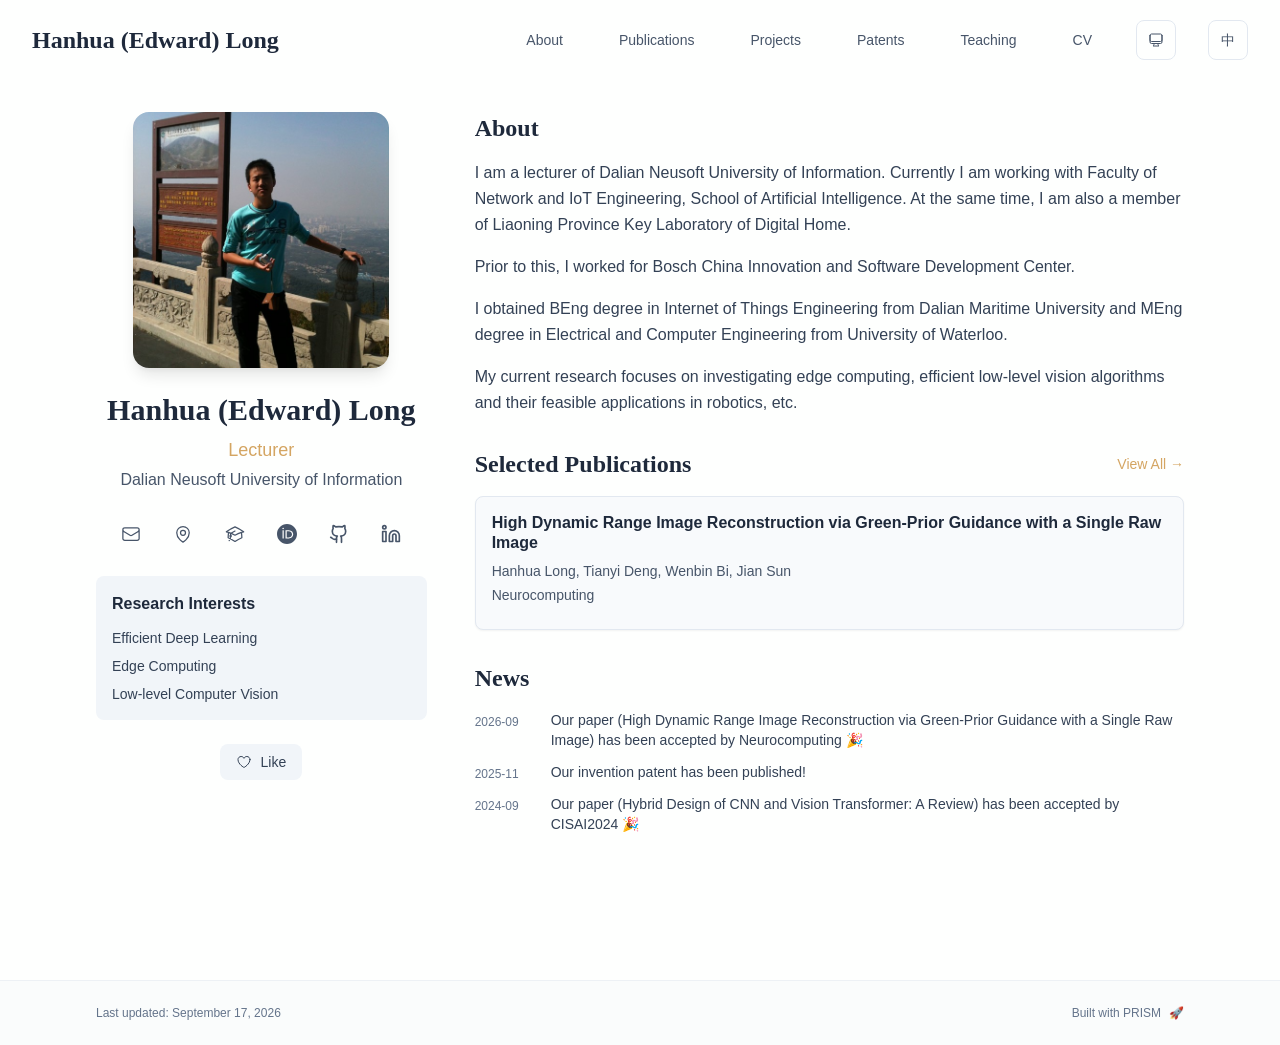
<file: index.html>
<!DOCTYPE html><html lang="en" class="scroll-smooth"><head><meta charSet="utf-8"/><meta name="viewport" content="width=device-width, initial-scale=1"/><link rel="preload" as="image" href="/bio-edward.jpg"/><link rel="stylesheet" href="/_next/static/css/cb0a2efb18b02b60.css" data-precedence="next"/><link rel="preload" as="script" fetchPriority="low" href="/_next/static/chunks/webpack-679b75d1c4c2027c.js"/><script src="/_next/static/chunks/4bd1b696-70b6d399998de86a.js" async=""></script><script src="/_next/static/chunks/684-5aaa8290a129f299.js" async=""></script><script src="/_next/static/chunks/main-app-e8cd16d61beea313.js" async=""></script><script src="/_next/static/chunks/458-673854777400c410.js" async=""></script><script src="/_next/static/chunks/874-6cc630662f3664af.js" async=""></script><script src="/_next/static/chunks/773-5a6ac09c124c43b1.js" async=""></script><script src="/_next/static/chunks/app/layout-5ff2c9095ad9732a.js" async=""></script><script src="/_next/static/chunks/178-595a94b9af1e67b5.js" async=""></script><script src="/_next/static/chunks/748-6fe9e14aeb28f91c.js" async=""></script><script src="/_next/static/chunks/app/page-4b90db043c9e987f.js" async=""></script><link rel="icon" href="/favicon.svg" type="image/svg+xml"/><link rel="dns-prefetch" href="https://google-fonts.jialeliu.com"/><link rel="preconnect" href="https://google-fonts.jialeliu.com" crossorigin=""/><link rel="preload" as="style" href="https://google-fonts.jialeliu.com/css2?family=Inter:wght@300;400;500;600;700&amp;family=Crimson+Text:ital,wght@0,400;0,600;1,400&amp;display=swap"/><script>
              try {
                const saved = localStorage.getItem('lang-storage');
                const parsed = saved ? JSON.parse(saved) : null;
                const lang = parsed?.state?.lang || 'en';
                document.documentElement.lang = lang === 'zh' ? 'zh-CN' : 'en';
              } catch (e) {}
            </script><link rel="stylesheet" id="gfonts-css" href="https://google-fonts.jialeliu.com/css2?family=Inter:wght@300;400;500;600;700&amp;family=Crimson+Text:ital,wght@0,400;0,600;1,400&amp;display=swap" media="print"/><script>
              (function(){
                var l = document.getElementById('gfonts-css');
                if (!l) return;
                if (l.media !== 'all') {
                  l.addEventListener('load', function(){ try { l.media = 'all'; } catch(e){} });
                }
              })();
            </script><noscript><link rel="stylesheet" href="https://google-fonts.jialeliu.com/css2?family=Inter:wght@300;400;500;600;700&amp;family=Crimson+Text:ital,wght@0,400;0,600;1,400&amp;display=swap"/></noscript><script>
              try {
                const theme = localStorage.getItem('theme-storage');
                const parsed = theme ? JSON.parse(theme) : null;
                const setting = parsed?.state?.theme || 'system';
                const prefersDark = typeof window !== 'undefined' && window.matchMedia && window.matchMedia('(prefers-color-scheme: dark)').matches;
                const effective = setting === 'dark' ? 'dark' : (setting === 'light' ? 'light' : (prefersDark ? 'dark' : 'light'));
                var root = document.documentElement;
                root.classList.add(effective);
                root.setAttribute('data-theme', effective);
              } catch (e) {
                var root = document.documentElement;
                root.classList.add('light');
                root.setAttribute('data-theme', 'light');
              }
            </script><title>Hanhua (Edward) Long</title><meta name="description" content="Lecturer at Dalian Neusoft University of Information."/><meta name="author" content="Hanhua (Edward) Long"/><meta name="keywords" content="Hanhua (Edward) Long,PhD,Research,Dalian Neusoft University of Information"/><meta name="creator" content="Hanhua (Edward) Long"/><meta name="publisher" content="Hanhua (Edward) Long"/><meta property="og:title" content="Hanhua (Edward) Long"/><meta property="og:description" content="Lecturer at Dalian Neusoft University of Information."/><meta property="og:site_name" content="Hanhua (Edward) Long&#x27;s Academic Website"/><meta property="og:locale" content="en_US"/><meta property="og:type" content="website"/><meta name="twitter:card" content="summary"/><meta name="twitter:title" content="Hanhua (Edward) Long"/><meta name="twitter:description" content="Lecturer at Dalian Neusoft University of Information."/><link rel="icon" href="/favicon.svg"/><script>document.querySelectorAll('body link[rel="icon"], body link[rel="apple-touch-icon"]').forEach(el => document.head.appendChild(el))</script><script src="/_next/static/chunks/polyfills-42372ed130431b0a.js" noModule=""></script></head><body class="font-sans antialiased"><div style="visibility:hidden"><nav class="fixed top-0 left-0 right-0 z-50" data-headlessui-state=""><div class="transition-all duration-300 ease-out bg-transparent" style="transform:translateY(-100px)"><div class="max-w-7xl mx-auto px-4 sm:px-6 lg:px-8"><div class="flex justify-between items-center h-16 lg:h-20"><div class="flex-shrink-0" tabindex="0"><a class="text-xl lg:text-2xl font-serif font-semibold text-primary hover:text-accent transition-colors duration-200" href="/">Hanhua (Edward) Long</a></div><div class="hidden lg:block"><div class="ml-10 flex items-center space-x-8"><div class="flex items-baseline space-x-8"><a class="relative px-3 py-2 text-sm font-medium transition-all duration-200 rounded hover:bg-accent/10 hover:shadow-sm text-primary" href="/"><span class="relative z-10">About</span><div class="absolute inset-0 bg-accent/10 rounded-lg"></div></a><a class="relative px-3 py-2 text-sm font-medium transition-all duration-200 rounded hover:bg-accent/10 hover:shadow-sm text-neutral-600 hover:text-primary" href="/publications/"><span class="relative z-10">Publications</span></a><a class="relative px-3 py-2 text-sm font-medium transition-all duration-200 rounded hover:bg-accent/10 hover:shadow-sm text-neutral-600 hover:text-primary" href="/projects/"><span class="relative z-10">Projects</span></a><a class="relative px-3 py-2 text-sm font-medium transition-all duration-200 rounded hover:bg-accent/10 hover:shadow-sm text-neutral-600 hover:text-primary" href="/patents/"><span class="relative z-10">Patents</span></a><a class="relative px-3 py-2 text-sm font-medium transition-all duration-200 rounded hover:bg-accent/10 hover:shadow-sm text-neutral-600 hover:text-primary" href="/teaching/"><span class="relative z-10">Teaching</span></a><a class="relative px-3 py-2 text-sm font-medium transition-all duration-200 rounded hover:bg-accent/10 hover:shadow-sm text-neutral-600 hover:text-primary" href="/cv/"><span class="relative z-10">CV</span></a></div><div class="flex items-center justify-center w-10 h-10 rounded-lg border border-neutral-200 dark:border-[rgba(148,163,184,0.24)] bg-background dark:bg-neutral-800"><div class="w-4 h-4 rounded-full bg-neutral-300 animate-pulse"></div></div><div class="flex items-center justify-center w-10 h-10 rounded-lg border border-neutral-200 dark:border-[rgba(148,163,184,0.24)] bg-background dark:bg-neutral-800"><div class="w-6 h-3 rounded bg-neutral-300 animate-pulse"></div></div></div></div><div class="lg:hidden flex items-center space-x-2"><div class="flex items-center justify-center w-10 h-10 rounded-lg border border-neutral-200 dark:border-[rgba(148,163,184,0.24)] bg-background dark:bg-neutral-800"><div class="w-4 h-4 rounded-full bg-neutral-300 animate-pulse"></div></div><div class="flex items-center justify-center w-10 h-10 rounded-lg border border-neutral-200 dark:border-[rgba(148,163,184,0.24)] bg-background dark:bg-neutral-800"><div class="w-6 h-3 rounded bg-neutral-300 animate-pulse"></div></div><button class="inline-flex items-center justify-center p-2 rounded-md text-neutral-600 hover:text-primary hover:bg-neutral-100 dark:hover:bg-neutral-800 focus:outline-none focus:ring-2 focus:ring-inset focus:ring-accent transition-colors duration-200" id="headlessui-disclosure-button-«R7pdb»" type="button" aria-expanded="false" data-headlessui-state=""><span class="sr-only">Open main menu</span><div><svg xmlns="http://www.w3.org/2000/svg" fill="none" viewBox="0 0 24 24" stroke-width="1.5" stroke="currentColor" aria-hidden="true" data-slot="icon" class="block h-6 w-6"><path stroke-linecap="round" stroke-linejoin="round" d="M3.75 6.75h16.5M3.75 12h16.5m-16.5 5.25h16.5"></path></svg></div></button></div></div></div></div></nav><main class="min-h-screen pt-16 lg:pt-20"><div class="max-w-6xl mx-auto px-4 sm:px-6 lg:px-8 py-8 bg-background min-h-screen"><div class="grid grid-cols-1 lg:grid-cols-3 gap-12"><div class="lg:col-span-1"><div class="sticky top-8" style="opacity:0;transform:translateY(20px)"><div class="w-64 h-64 mx-auto mb-6 rounded-2xl overflow-hidden shadow-lg hover:shadow-xl transition-all duration-200 hover:scale-105"><img alt="Hanhua (Edward) Long" width="256" height="256" decoding="async" data-nimg="1" class="w-full h-full object-cover object-[32%_center]" style="color:transparent" src="/bio-edward.jpg"/></div><div class="text-center mb-6"><h1 class="text-3xl font-serif font-bold text-primary mb-2">Hanhua (Edward) Long</h1><p class="text-lg text-accent font-medium mb-1">Lecturer</p><p class="text-neutral-600 mb-2">Dalian Neusoft University of Information</p></div><div class="flex flex-wrap justify-center gap-3 sm:gap-4 mb-6 relative px-2"><div class="relative"><button class="p-2 sm:p-2 transition-colors duration-200 text-neutral-600 dark:text-neutral-400 hover:text-accent" aria-label="Email"><svg xmlns="http://www.w3.org/2000/svg" fill="none" viewBox="0 0 24 24" stroke-width="1.5" stroke="currentColor" aria-hidden="true" data-slot="icon" class="h-5 w-5"><path stroke-linecap="round" stroke-linejoin="round" d="M21.75 6.75v10.5a2.25 2.25 0 0 1-2.25 2.25h-15a2.25 2.25 0 0 1-2.25-2.25V6.75m19.5 0A2.25 2.25 0 0 0 19.5 4.5h-15a2.25 2.25 0 0 0-2.25 2.25m19.5 0v.243a2.25 2.25 0 0 1-1.07 1.916l-7.5 4.615a2.25 2.25 0 0 1-2.36 0L3.32 8.91a2.25 2.25 0 0 1-1.07-1.916V6.75"></path></svg></button></div><div class="relative"><button class="p-2 sm:p-2 transition-colors duration-200 text-neutral-600 dark:text-neutral-400 hover:text-accent" aria-label="Location"><svg xmlns="http://www.w3.org/2000/svg" fill="none" viewBox="0 0 24 24" stroke-width="1.5" stroke="currentColor" aria-hidden="true" data-slot="icon" class="h-5 w-5"><path stroke-linecap="round" stroke-linejoin="round" d="M15 10.5a3 3 0 1 1-6 0 3 3 0 0 1 6 0Z"></path><path stroke-linecap="round" stroke-linejoin="round" d="M19.5 10.5c0 7.142-7.5 11.25-7.5 11.25S4.5 17.642 4.5 10.5a7.5 7.5 0 1 1 15 0Z"></path></svg></button></div><a href="https://scholar.google.com" target="_blank" rel="noopener noreferrer" class="p-2 sm:p-2 text-neutral-600 dark:text-neutral-400 hover:text-accent transition-colors duration-200" aria-label="Google Scholar"><svg xmlns="http://www.w3.org/2000/svg" fill="none" viewBox="0 0 24 24" stroke-width="1.5" stroke="currentColor" aria-hidden="true" data-slot="icon" class="h-5 w-5"><path stroke-linecap="round" stroke-linejoin="round" d="M4.26 10.147a60.438 60.438 0 0 0-.491 6.347A48.62 48.62 0 0 1 12 20.904a48.62 48.62 0 0 1 8.232-4.41 60.46 60.46 0 0 0-.491-6.347m-15.482 0a50.636 50.636 0 0 0-2.658-.813A59.906 59.906 0 0 1 12 3.493a59.903 59.903 0 0 1 10.399 5.84c-.896.248-1.783.52-2.658.814m-15.482 0A50.717 50.717 0 0 1 12 13.489a50.702 50.702 0 0 1 7.74-3.342M6.75 15a.75.75 0 1 0 0-1.5.75.75 0 0 0 0 1.5Zm0 0v-3.675A55.378 55.378 0 0 1 12 8.443m-7.007 11.55A5.981 5.981 0 0 0 6.75 15.75v-1.5"></path></svg></a><a href="https://orcid.org" target="_blank" rel="noopener noreferrer" class="p-2 sm:p-2 text-neutral-600 dark:text-neutral-400 hover:text-accent transition-colors duration-200" aria-label="ORCID"><svg viewBox="0 0 24 24" fill="currentColor" class="h-5 w-5" xmlns="http://www.w3.org/2000/svg"><path d="M12 0C5.372 0 0 5.372 0 12s5.372 12 12 12 12-5.372 12-12S18.628 0 12 0zM7.369 4.378c.525 0 .947.431.947.947s-.422.947-.947.947a.95.95 0 0 1-.947-.947c0-.525.422-.947.947-.947zm-.722 3.038h1.444v10.041H6.647V7.416zm3.562 0h3.9c3.712 0 5.344 2.653 5.344 5.025 0 2.578-2.016 5.025-5.325 5.025h-3.919V7.416zm1.444 1.303v7.444h2.297c3.272 0 4.022-2.484 4.022-3.722 0-2.016-1.284-3.722-4.097-3.722h-2.222z"></path></svg></a><a href="https://github.com" target="_blank" rel="noopener noreferrer" class="p-2 sm:p-2 text-neutral-600 dark:text-neutral-400 hover:text-accent transition-colors duration-200" aria-label="GitHub"><svg xmlns="http://www.w3.org/2000/svg" width="24" height="24" viewBox="0 0 24 24" fill="none" stroke="currentColor" stroke-width="2" stroke-linecap="round" stroke-linejoin="round" class="lucide lucide-github h-5 w-5" aria-hidden="true"><path d="M15 22v-4a4.8 4.8 0 0 0-1-3.5c3 0 6-2 6-5.5.08-1.25-.27-2.48-1-3.5.28-1.15.28-2.35 0-3.5 0 0-1 0-3 1.5-2.64-.5-5.36-.5-8 0C6 2 5 2 5 2c-.3 1.15-.3 2.35 0 3.5A5.403 5.403 0 0 0 4 9c0 3.5 3 5.5 6 5.5-.39.49-.68 1.05-.85 1.65-.17.6-.22 1.23-.15 1.85v4"></path><path d="M9 18c-4.51 2-5-2-7-2"></path></svg></a><a href="https://linkedin.com" target="_blank" rel="noopener noreferrer" class="p-2 sm:p-2 text-neutral-600 dark:text-neutral-400 hover:text-accent transition-colors duration-200" aria-label="LinkedIn"><svg xmlns="http://www.w3.org/2000/svg" width="24" height="24" viewBox="0 0 24 24" fill="none" stroke="currentColor" stroke-width="2" stroke-linecap="round" stroke-linejoin="round" class="lucide lucide-linkedin h-5 w-5" aria-hidden="true"><path d="M16 8a6 6 0 0 1 6 6v7h-4v-7a2 2 0 0 0-2-2 2 2 0 0 0-2 2v7h-4v-7a6 6 0 0 1 6-6z"></path><rect width="4" height="12" x="2" y="9"></rect><circle cx="4" cy="4" r="2"></circle></svg></a></div><div class="bg-neutral-100 dark:bg-neutral-800 rounded-lg p-4 mb-6 hover:shadow-lg transition-all duration-200 hover:scale-[1.02]"><h3 class="font-semibold text-primary mb-3">Research Interests</h3><div class="space-y-2 text-sm text-neutral-700 dark:text-neutral-500"><div>Efficient Deep Learning</div><div>Edge Computing</div><div>Low-level Computer Vision</div></div></div><div class="flex justify-center"><div class="relative"><button class="flex items-center space-x-2 px-4 py-2 rounded-lg font-medium text-sm transition-all duration-200 bg-neutral-100 dark:bg-neutral-800 text-neutral-700 dark:text-neutral-500 hover:bg-red-50 dark:hover:bg-red-900/20 hover:text-red-600 dark:hover:text-red-400 cursor-pointer" tabindex="0"><svg xmlns="http://www.w3.org/2000/svg" fill="none" viewBox="0 0 24 24" stroke-width="1.5" stroke="currentColor" aria-hidden="true" data-slot="icon" class="h-4 w-4"><path stroke-linecap="round" stroke-linejoin="round" d="M21 8.25c0-2.485-2.099-4.5-4.688-4.5-1.935 0-3.597 1.126-4.312 2.733-.715-1.607-2.377-2.733-4.313-2.733C5.1 3.75 3 5.765 3 8.25c0 7.22 9 12 9 12s9-4.78 9-12Z"></path></svg><span>Like</span></button></div></div></div></div><div class="lg:col-span-2 space-y-8"><section id="about" class="scroll-mt-24 space-y-8"><section style="opacity:0;transform:translateY(20px)"><h2 class="text-2xl font-serif font-bold text-primary mb-4">About</h2><div class="text-neutral-700 dark:text-neutral-600 leading-relaxed"><p class="mb-4 last:mb-0">I am a lecturer of Dalian Neusoft University of Information. Currently I am working with Faculty of Network and IoT Engineering, School of Artificial Intelligence. At the same time, I am also a member of Liaoning Province Key Laboratory of Digital Home.</p>
<p class="mb-4 last:mb-0">Prior to this, I worked for Bosch China Innovation and Software Development Center.</p>
<p class="mb-4 last:mb-0">I obtained BEng degree in Internet of Things Engineering from Dalian Maritime University and MEng degree in Electrical and Computer Engineering from University of Waterloo.</p>
<p class="mb-4 last:mb-0">My current research focuses on investigating edge computing, efficient low-level vision algorithms and their feasible applications in robotics, etc.</p></div></section><section style="opacity:0;transform:translateY(20px)"><div class="flex items-center justify-between mb-4"><h2 class="text-2xl font-serif font-bold text-primary">Selected Publications</h2><a class="text-accent hover:text-accent-dark text-sm font-medium transition-all duration-200 rounded hover:bg-accent/10 hover:shadow-sm" href="/publications/">View All →</a></div><div class="space-y-4"><div class="bg-neutral-50 dark:bg-neutral-800 p-4 rounded-lg shadow-sm border border-neutral-200 dark:border-[rgba(148,163,184,0.24)] hover:shadow-lg transition-all duration-200 hover:scale-[1.02]" style="opacity:0;transform:translateY(20px)"><h3 class="font-semibold text-primary mb-2 leading-tight">High Dynamic Range Image Reconstruction via Green-Prior Guidance with a Single Raw Image</h3><p class="text-sm text-neutral-600 dark:text-neutral-500 mb-1"><span><span class=" ">Hanhua Long</span>, </span><span><span class=" ">Tianyi Deng</span>, </span><span><span class=" ">Wenbin Bi</span>, </span><span><span class=" ">Jian Sun</span></span></p><p class="text-sm text-neutral-600 dark:text-neutral-500 mb-2">Neurocomputing</p></div></div></section><section style="opacity:0;transform:translateY(20px)"><h2 class="text-2xl font-serif font-bold text-primary mb-4">News</h2><div class="space-y-3"><div class="flex items-start space-x-3"><span class="text-xs text-neutral-500 mt-1 w-16 flex-shrink-0">2026-09</span><p class="text-sm text-neutral-700">Our paper (High Dynamic Range Image Reconstruction via Green-Prior Guidance with a Single Raw Image) has been accepted by Neurocomputing 🎉</p></div><div class="flex items-start space-x-3"><span class="text-xs text-neutral-500 mt-1 w-16 flex-shrink-0">2025-11</span><p class="text-sm text-neutral-700">Our invention patent has been published!</p></div><div class="flex items-start space-x-3"><span class="text-xs text-neutral-500 mt-1 w-16 flex-shrink-0">2024-09</span><p class="text-sm text-neutral-700">Our paper (Hybrid Design of CNN and Vision Transformer: A Review) has been accepted by CISAI2024 🎉</p></div></div></section></section></div></div></div><!--$--><!--/$--><!--$--><!--/$--></main><footer class="border-t border-neutral-200/50 bg-neutral-50/50 dark:bg-neutral-900/50 dark:border-neutral-700/50"><div class="max-w-6xl mx-auto px-4 sm:px-6 lg:px-8 py-6"><div class="flex flex-col sm:flex-row justify-between items-center gap-2"><p class="text-xs text-neutral-500">Last updated: <!-- -->September 17, 2026</p><p class="text-xs text-neutral-500 flex items-center"><a href="https://github.com/xyjoey/PRISM" target="_blank" rel="noopener noreferrer">Built with PRISM</a><span class="ml-2">🚀</span></p></div></div></footer></div><script src="/_next/static/chunks/webpack-679b75d1c4c2027c.js" async=""></script><script>(self.__next_f=self.__next_f||[]).push([0])</script><script>self.__next_f.push([1,"1:\"$Sreact.fragment\"\n2:I[3719,[\"458\",\"static/chunks/458-673854777400c410.js\",\"874\",\"static/chunks/874-6cc630662f3664af.js\",\"773\",\"static/chunks/773-5a6ac09c124c43b1.js\",\"177\",\"static/chunks/app/layout-5ff2c9095ad9732a.js\"],\"ThemeProvider\"]\n3:I[4574,[\"458\",\"static/chunks/458-673854777400c410.js\",\"874\",\"static/chunks/874-6cc630662f3664af.js\",\"773\",\"static/chunks/773-5a6ac09c124c43b1.js\",\"177\",\"static/chunks/app/layout-5ff2c9095ad9732a.js\"],\"default\"]\n4:I[7555,[],\"\"]\n5:I[1295,[],\"\"]\n6:I[2548,[\"458\",\"static/chunks/458-673854777400c410.js\",\"874\",\"static/chunks/874-6cc630662f3664af.js\",\"773\",\"static/chunks/773-5a6ac09c124c43b1.js\",\"177\",\"static/chunks/app/layout-5ff2c9095ad9732a.js\"],\"default\"]\n7:I[7437,[\"458\",\"static/chunks/458-673854777400c410.js\",\"178\",\"static/chunks/178-595a94b9af1e67b5.js\",\"874\",\"static/chunks/874-6cc630662f3664af.js\",\"748\",\"static/chunks/748-6fe9e14aeb28f91c.js\",\"974\",\"static/chunks/app/page-4b90db043c9e987f.js\"],\"default\"]\n8:I[9507,[\"458\",\"static/chunks/458-673854777400c410.js\",\"178\",\"static/chunks/178-595a94b9af1e67b5.js\",\"874\",\"static/chunks/874-6cc630662f3664af.js\",\"748\",\"static/chunks/748-6fe9e14aeb28f91c.js\",\"974\",\"static/chunks/app/page-4b90db043c9e987f.js\"],\"default\"]\n9:I[5218,[\"458\",\"static/chunks/458-673854777400c410.js\",\"178\",\"static/chunks/178-595a94b9af1e67b5.js\",\"874\",\"static/chunks/874-6cc630662f3664af.js\",\"748\",\"static/chunks/748-6fe9e14aeb28f91c.js\",\"974\",\"static/chunks/app/page-4b90db043c9e987f.js\"],\"default\"]\nc:I[1990,[\"458\",\"static/chunks/458-673854777400c410.js\",\"178\",\"static/chunks/178-595a94b9af1e67b5.js\",\"874\",\"static/chunks/874-6cc630662f3664af.js\",\"748\",\"static/chunks/748-6fe9e14aeb28f91c.js\",\"974\",\"static/chunks/app/page-4b90db043c9e987f.js\"],\"default\"]\nd:I[9665,[],\"MetadataBoundary\"]\nf:I[9665,[],\"OutletBoundary\"]\n12:I[4911,[],\"AsyncMetadataOutlet\"]\n14:I[9665,[],\"ViewportBoundary\"]\n16:I[6614,[],\"\"]\n:HL[\"/_next/static/css/cb0a2efb18b02b60.css\",\"style\"]\na:T607,High dynamic range (HDR) scenes contain intensity levels well beyond what standard digital formats can store. Whi"])</script><script>self.__next_f.push([1,"le many existing methods generate HDR images from 8-bit low dynamic range (LDR) sRGB inputs, these images have already lost critical data during the camera’s processing pipeline. Attempting to reconstruct extreme dynamic ranges from this compressed format is inherently limited. Working with raw sensor data offers a better alternative because it preserves more original scene information. However, current deep learning approaches for Raw-to-HDR mapping struggle with two main issues. First, they often apply static fusion across all channels, ignoring the fact that the Bayer pattern samples green pixels twice as often as red or blue. Second, they struggle to hallucinate textures in severely saturated regions, which often causes color artifacts and lost details. To solve this, we design a single-image HDR framework built around the specific properties of raw data. We introduce an Adaptive Green Prior Modulation Module (AGPM) that explicitly uses the denser green channel to guide the initial spatial reconstruction. We then use a Dual Branch Guidance Enhancement (DBGE) module and a Green-Channel Guidance Transformer (GCGT) to pass this structural knowledge to the red and blue channels. For blown-out areas, our Content-Aware Reconstruction Network (CARNet) relies on estimated exposure masks to restore plausible details. Tests confirm our approach outperforms existing single-image HDR methods on standard datasets.b:T775,@article{long2026SingleRawHDR,\n  author = {Long, Hanhua and Deng, Tianyi and Bi, Wenbin and Sun, Jian},\n  title = {High Dynamic Range Image Reconstruction via Green-Prior Guidance with a Single Raw Image},\n  journal = {Neurocomputing},\n  year = {2026},\n  url = {https://doi.org/10.1016/j.neucom.2026.135148},\n  doi = {10.1016/j.neucom.2026.135148},\n  abstract = {High dynamic range (HDR) scenes contain intensity levels well beyond what standard digital formats can store. While many existing methods generate HDR images from 8-bit low dynamic range (LDR) sRGB inputs, these images have already lost critical da"])</script><script>self.__next_f.push([1,"ta during the camera’s processing pipeline. Attempting to reconstruct extreme dynamic ranges from this compressed format is inherently limited. Working with raw sensor data offers a better alternative because it preserves more original scene information. However, current deep learning approaches for Raw-to-HDR mapping struggle with two main issues. First, they often apply static fusion across all channels, ignoring the fact that the Bayer pattern samples green pixels twice as often as red or blue. Second, they struggle to hallucinate textures in severely saturated regions, which often causes color artifacts and lost details. To solve this, we design a single-image HDR framework built around the specific properties of raw data. We introduce an Adaptive Green Prior Modulation Module (AGPM) that explicitly uses the denser green channel to guide the initial spatial reconstruction. We then use a Dual Branch Guidance Enhancement (DBGE) module and a Green-Channel Guidance Transformer (GCGT) to pass this structural knowledge to the red and blue channels. For blown-out areas, our Content-Aware Reconstruction Network (CARNet) relies on estimated exposure masks to restore plausible details. Tests confirm our approach outperforms existing single-image HDR methods on standard datasets.}\n}"])</script><script>self.__next_f.push([1,"0:{\"P\":null,\"b\":\"Ehc_63ACqB8p6SwyG5XPA\",\"p\":\"\",\"c\":[\"\",\"\"],\"i\":false,\"f\":[[[\"\",{\"children\":[\"__PAGE__\",{}]},\"$undefined\",\"$undefined\",true],[\"\",[\"$\",\"$1\",\"c\",{\"children\":[[[\"$\",\"link\",\"0\",{\"rel\":\"stylesheet\",\"href\":\"/_next/static/css/cb0a2efb18b02b60.css\",\"precedence\":\"next\",\"crossOrigin\":\"$undefined\",\"nonce\":\"$undefined\"}]],[\"$\",\"html\",null,{\"lang\":\"en\",\"className\":\"scroll-smooth\",\"suppressHydrationWarning\":true,\"children\":[[\"$\",\"head\",null,{\"children\":[[\"$\",\"link\",null,{\"rel\":\"icon\",\"href\":\"/favicon.svg\",\"type\":\"image/svg+xml\"}],[\"$\",\"script\",null,{\"dangerouslySetInnerHTML\":{\"__html\":\"\\n              try {\\n                const saved = localStorage.getItem('lang-storage');\\n                const parsed = saved ? JSON.parse(saved) : null;\\n                const lang = parsed?.state?.lang || 'en';\\n                document.documentElement.lang = lang === 'zh' ? 'zh-CN' : 'en';\\n              } catch (e) {}\\n            \"}}],[\"$\",\"link\",null,{\"rel\":\"dns-prefetch\",\"href\":\"https://google-fonts.jialeliu.com\"}],[\"$\",\"link\",null,{\"rel\":\"preconnect\",\"href\":\"https://google-fonts.jialeliu.com\",\"crossOrigin\":\"\"}],[\"$\",\"link\",null,{\"rel\":\"preload\",\"as\":\"style\",\"href\":\"https://google-fonts.jialeliu.com/css2?family=Inter:wght@300;400;500;600;700\u0026family=Crimson+Text:ital,wght@0,400;0,600;1,400\u0026display=swap\"}],[\"$\",\"link\",null,{\"rel\":\"stylesheet\",\"id\":\"gfonts-css\",\"href\":\"https://google-fonts.jialeliu.com/css2?family=Inter:wght@300;400;500;600;700\u0026family=Crimson+Text:ital,wght@0,400;0,600;1,400\u0026display=swap\",\"media\":\"print\",\"suppressHydrationWarning\":true}],[\"$\",\"script\",null,{\"dangerouslySetInnerHTML\":{\"__html\":\"\\n              (function(){\\n                var l = document.getElementById('gfonts-css');\\n                if (!l) return;\\n                if (l.media !== 'all') {\\n                  l.addEventListener('load', function(){ try { l.media = 'all'; } catch(e){} });\\n                }\\n              })();\\n            \"}}],[\"$\",\"noscript\",null,{\"children\":[\"$\",\"link\",null,{\"rel\":\"stylesheet\",\"href\":\"https://google-fonts.jialeliu.com/css2?family=Inter:wght@300;400;500;600;700\u0026family=Crimson+Text:ital,wght@0,400;0,600;1,400\u0026display=swap\"}]}],[\"$\",\"script\",null,{\"dangerouslySetInnerHTML\":{\"__html\":\"\\n              try {\\n                const theme = localStorage.getItem('theme-storage');\\n                const parsed = theme ? JSON.parse(theme) : null;\\n                const setting = parsed?.state?.theme || 'system';\\n                const prefersDark = typeof window !== 'undefined' \u0026\u0026 window.matchMedia \u0026\u0026 window.matchMedia('(prefers-color-scheme: dark)').matches;\\n                const effective = setting === 'dark' ? 'dark' : (setting === 'light' ? 'light' : (prefersDark ? 'dark' : 'light'));\\n                var root = document.documentElement;\\n                root.classList.add(effective);\\n                root.setAttribute('data-theme', effective);\\n              } catch (e) {\\n                var root = document.documentElement;\\n                root.classList.add('light');\\n                root.setAttribute('data-theme', 'light');\\n              }\\n            \"}}]]}],[\"$\",\"body\",null,{\"className\":\"font-sans antialiased\",\"children\":[\"$\",\"$L2\",null,{\"children\":[[\"$\",\"$L3\",null,{\"itemsByLang\":{\"en\":[{\"title\":\"About\",\"type\":\"page\",\"target\":\"about\",\"href\":\"/\"},{\"title\":\"Publications\",\"type\":\"page\",\"target\":\"publications\",\"href\":\"/publications\"},{\"title\":\"Projects\",\"type\":\"page\",\"target\":\"projects\",\"href\":\"/projects\"},{\"title\":\"Patents\",\"type\":\"page\",\"target\":\"patents\",\"href\":\"/patents\"},{\"title\":\"Teaching\",\"type\":\"page\",\"target\":\"teaching\",\"href\":\"/teaching\"},{\"title\":\"CV\",\"type\":\"page\",\"target\":\"cv\",\"href\":\"/cv\"}],\"zh\":[{\"title\":\"关于\",\"type\":\"page\",\"target\":\"about\",\"href\":\"/\"},{\"title\":\"论文\",\"type\":\"page\",\"target\":\"publications\",\"href\":\"/publications\"},{\"title\":\"项目\",\"type\":\"page\",\"target\":\"projects\",\"href\":\"/projects\"},{\"title\":\"专利\",\"type\":\"page\",\"target\":\"patents\",\"href\":\"/patents\"},{\"title\":\"教学\",\"type\":\"page\",\"target\":\"teaching\",\"href\":\"/teaching\"},{\"title\":\"简历\",\"type\":\"page\",\"target\":\"cv\",\"href\":\"/cv\"}]},\"siteTitle\":{\"en\":\"Hanhua (Edward) Long\",\"zh\":\"龙瀚华\"},\"enableOnePageMode\":false}],[\"$\",\"main\",null,{\"className\":\"min-h-screen pt-16 lg:pt-20\",\"children\":[\"$\",\"$L4\",null,{\"parallelRouterKey\":\"children\",\"error\":\"$undefined\",\"errorStyles\":\"$undefined\",\"errorScripts\":\"$undefined\",\"template\":[\"$\",\"$L5\",null,{}],\"templateStyles\":\"$undefined\",\"templateScripts\":\"$undefined\",\"notFound\":[[[\"$\",\"title\",null,{\"children\":\"404: This page could not be found.\"}],[\"$\",\"div\",null,{\"style\":{\"fontFamily\":\"system-ui,\\\"Segoe UI\\\",Roboto,Helvetica,Arial,sans-serif,\\\"Apple Color Emoji\\\",\\\"Segoe UI Emoji\\\"\",\"height\":\"100vh\",\"textAlign\":\"center\",\"display\":\"flex\",\"flexDirection\":\"column\",\"alignItems\":\"center\",\"justifyContent\":\"center\"},\"children\":[\"$\",\"div\",null,{\"children\":[[\"$\",\"style\",null,{\"dangerouslySetInnerHTML\":{\"__html\":\"body{color:#000;background:#fff;margin:0}.next-error-h1{border-right:1px solid rgba(0,0,0,.3)}@media (prefers-color-scheme:dark){body{color:#fff;background:#000}.next-error-h1{border-right:1px solid rgba(255,255,255,.3)}}\"}}],[\"$\",\"h1\",null,{\"className\":\"next-error-h1\",\"style\":{\"display\":\"inline-block\",\"margin\":\"0 20px 0 0\",\"padding\":\"0 23px 0 0\",\"fontSize\":24,\"fontWeight\":500,\"verticalAlign\":\"top\",\"lineHeight\":\"49px\"},\"children\":404}],[\"$\",\"div\",null,{\"style\":{\"display\":\"inline-block\"},\"children\":[\"$\",\"h2\",null,{\"style\":{\"fontSize\":14,\"fontWeight\":400,\"lineHeight\":\"49px\",\"margin\":0},\"children\":\"This page could not be found.\"}]}]]}]}]],[]],\"forbidden\":\"$undefined\",\"unauthorized\":\"$undefined\"}]}],[\"$\",\"$L6\",null,{\"lastUpdated\":\"September 17, 2026\"}]]}]}]]}]]}],{\"children\":[\"__PAGE__\",[\"$\",\"$1\",\"c\",{\"children\":[[\"$\",\"div\",null,{\"className\":\"max-w-6xl mx-auto px-4 sm:px-6 lg:px-8 py-8 bg-background min-h-screen\",\"children\":[\"$\",\"div\",null,{\"className\":\"grid grid-cols-1 lg:grid-cols-3 gap-12\",\"children\":[[\"$\",\"div\",null,{\"className\":\"lg:col-span-1\",\"children\":[\"$\",\"$L7\",null,{\"authorByLang\":{\"en\":{\"name\":\"Hanhua (Edward) Long\",\"title\":\"Lecturer\",\"institution\":\"Dalian Neusoft University of Information\",\"avatar\":\"/bio-edward.jpg\"},\"zh\":{\"name\":\"龙瀚华\",\"title\":\"讲师\",\"institution\":\"大连东软信息学院\",\"avatar\":\"/bio-edward.jpg\"}},\"social\":{\"email\":\"longhanhua@neusoft.edu.cn\",\"location\":\"Dalian, China\",\"location_url\":\"https://maps.google.com\",\"location_details\":[\"A3 Building,\",\"8 Software Park Road, Dalian, China\"],\"google_scholar\":\"https://scholar.google.com\",\"orcid\":\"https://orcid.org\",\"github\":\"https://github.com\",\"linkedin\":\"https://linkedin.com\"},\"features\":{\"enable_likes\":true,\"enable_one_page_mode\":false},\"researchInterestsByLang\":{\"en\":[\"Efficient Deep Learning\",\"Edge Computing\",\"Low-level Computer Vision\"],\"zh\":[\"高效深度学习\",\"边缘计算\",\"底层计算机视觉\"]}}]}],[\"$\",\"div\",null,{\"className\":\"lg:col-span-2 space-y-8\",\"children\":[[\"$\",\"section\",\"about\",{\"id\":\"about\",\"className\":\"scroll-mt-24 space-y-8\",\"children\":[[[\"$\",\"$L8\",\"about\",{\"content\":{\"en\":\"I am a lecturer of Dalian Neusoft University of Information. Currently I am working with Faculty of Network and IoT Engineering, School of Artificial Intelligence. At the same time, I am also a member of Liaoning Province Key Laboratory of Digital Home.\\n\\nPrior to this, I worked for Bosch China Innovation and Software Development Center.\\n\\nI obtained BEng degree in Internet of Things Engineering from Dalian Maritime University and MEng degree in Electrical and Computer Engineering from University of Waterloo.\\n\\nMy current research focuses on investigating edge computing, efficient low-level vision algorithms and their feasible applications in robotics, etc.\",\"zh\":\"我是大连东软信息学院网络与物联网工程系的专任教师，同时是辽宁省数字家庭重点实验室的一员。  \\n\\n此前，我曾在博世中国创新与软件开发中心工作。  \\n\\n我先后获得大连海事大学物联网工程学士学位和滑铁卢大学电气与计算机工程硕士学位。  \\n\\n目前的研究主要聚焦于边缘计算、高效低层视觉算法及其在机器人等场景上可行应用的探索。\\n\"},\"title\":{\"en\":\"About\",\"zh\":\"关于我\"}}],[\"$\",\"$L9\",\"featured_publications\",{\"publications\":[{\"id\":\"long2026SingleRawHDR\",\"title\":\"High Dynamic Range Image Reconstruction via Green-Prior Guidance with a Single Raw Image\",\"authors\":[{\"name\":\"Hanhua Long\",\"isHighlighted\":false,\"isCorresponding\":false,\"isCoAuthor\":false},{\"name\":\"Tianyi Deng\",\"isHighlighted\":false,\"isCorresponding\":false,\"isCoAuthor\":false},{\"name\":\"Wenbin Bi\",\"isHighlighted\":false,\"isCorresponding\":false,\"isCoAuthor\":false},{\"name\":\"Jian Sun\",\"isHighlighted\":false,\"isCorresponding\":false,\"isCoAuthor\":false}],\"year\":2026,\"type\":\"journal\",\"status\":\"published\",\"tags\":[],\"keywords\":\"$0:f:0:1:2:children:1:props:children:0:props:children:props:children:1:props:children:0:props:children:0:1:props:publications:0:tags\",\"researchArea\":\"machine-learning\",\"journal\":\"Neurocomputing\",\"conference\":\"\",\"doi\":\"10.1016/j.neucom.2026.135148\",\"url\":\"https://doi.org/10.1016/j.neucom.2026.135148\",\"abstract\":\"$a\",\"description\":\"\",\"selected\":true,\"preview\":\"SingleRawHDR.png\",\"bibtex\":\"$b\"}],\"title\":{\"en\":\"Selected Publications\",\"zh\":\"精选论文\"},\"enableOnePageMode\":false}],[\"$\",\"$Lc\",\"news\",{\"items\":{\"en\":[{\"date\":\"2026-09\",\"content\":\"Our paper (High Dynamic Range Image Reconstruction via Green-Prior Guidance with a Single Raw Image) has been accepted by Neurocomputing 🎉\"},{\"date\":\"2025-11\",\"content\":\"Our invention patent has been published!\"},{\"date\":\"2024-09\",\"content\":\"Our paper (Hybrid Design of CNN and Vision Transformer: A Review) has been accepted by CISAI2024 🎉\"}],\"zh\":[{\"date\":\"2026-09\",\"content\":\"论文《High Dynamic Range Image Reconstruction via Green-Prior Guidance with a Single Raw Image》被Neurocomputing接收 🎉\"},{\"date\":\"2025-11\",\"content\":\"专利《一种基于亮度对齐的HDR视频重建方法》已公开。\"},{\"date\":\"2024-09\",\"content\":\"论文《Hybrid Design of CNN and Vision Transformer: A Review》被CISAI2024接收 🎉\"}]},\"title\":{\"en\":\"News\",\"zh\":\"新闻动态\"}}]],false,false,false]}]]}]]}]}],[\"$\",\"$Ld\",null,{\"children\":\"$Le\"}],null,[\"$\",\"$Lf\",null,{\"children\":[\"$L10\",\"$L11\",[\"$\",\"$L12\",null,{\"promise\":\"$@13\"}]]}]]}],{},null,false]},null,false],[\"$\",\"$1\",\"h\",{\"children\":[null,[\"$\",\"$1\",\"usoDERPNGld2LJR1J4Zc6\",{\"children\":[[\"$\",\"$L14\",null,{\"children\":\"$L15\"}],null]}],null]}],false]],\"m\":\"$undefined\",\"G\":[\"$16\",\"$undefined\"],\"s\":false,\"S\":true}\n"])</script><script>self.__next_f.push([1,"17:\"$Sreact.suspense\"\n18:I[4911,[],\"AsyncMetadata\"]\ne:[\"$\",\"$17\",null,{\"fallback\":null,\"children\":[\"$\",\"$L18\",null,{\"promise\":\"$@19\"}]}]\n"])</script><script>self.__next_f.push([1,"11:null\n"])</script><script>self.__next_f.push([1,"15:[[\"$\",\"meta\",\"0\",{\"charSet\":\"utf-8\"}],[\"$\",\"meta\",\"1\",{\"name\":\"viewport\",\"content\":\"width=device-width, initial-scale=1\"}]]\n10:null\n"])</script><script>self.__next_f.push([1,"19:{\"metadata\":[[\"$\",\"title\",\"0\",{\"children\":\"Hanhua (Edward) Long\"}],[\"$\",\"meta\",\"1\",{\"name\":\"description\",\"content\":\"Lecturer at Dalian Neusoft University of Information.\"}],[\"$\",\"meta\",\"2\",{\"name\":\"author\",\"content\":\"Hanhua (Edward) Long\"}],[\"$\",\"meta\",\"3\",{\"name\":\"keywords\",\"content\":\"Hanhua (Edward) Long,PhD,Research,Dalian Neusoft University of Information\"}],[\"$\",\"meta\",\"4\",{\"name\":\"creator\",\"content\":\"Hanhua (Edward) Long\"}],[\"$\",\"meta\",\"5\",{\"name\":\"publisher\",\"content\":\"Hanhua (Edward) Long\"}],[\"$\",\"meta\",\"6\",{\"property\":\"og:title\",\"content\":\"Hanhua (Edward) Long\"}],[\"$\",\"meta\",\"7\",{\"property\":\"og:description\",\"content\":\"Lecturer at Dalian Neusoft University of Information.\"}],[\"$\",\"meta\",\"8\",{\"property\":\"og:site_name\",\"content\":\"Hanhua (Edward) Long's Academic Website\"}],[\"$\",\"meta\",\"9\",{\"property\":\"og:locale\",\"content\":\"en_US\"}],[\"$\",\"meta\",\"10\",{\"property\":\"og:type\",\"content\":\"website\"}],[\"$\",\"meta\",\"11\",{\"name\":\"twitter:card\",\"content\":\"summary\"}],[\"$\",\"meta\",\"12\",{\"name\":\"twitter:title\",\"content\":\"Hanhua (Edward) Long\"}],[\"$\",\"meta\",\"13\",{\"name\":\"twitter:description\",\"content\":\"Lecturer at Dalian Neusoft University of Information.\"}],[\"$\",\"link\",\"14\",{\"rel\":\"icon\",\"href\":\"/favicon.svg\"}]],\"error\":null,\"digest\":\"$undefined\"}\n13:{\"metadata\":\"$19:metadata\",\"error\":null,\"digest\":\"$undefined\"}\n"])</script></body></html>
</file>
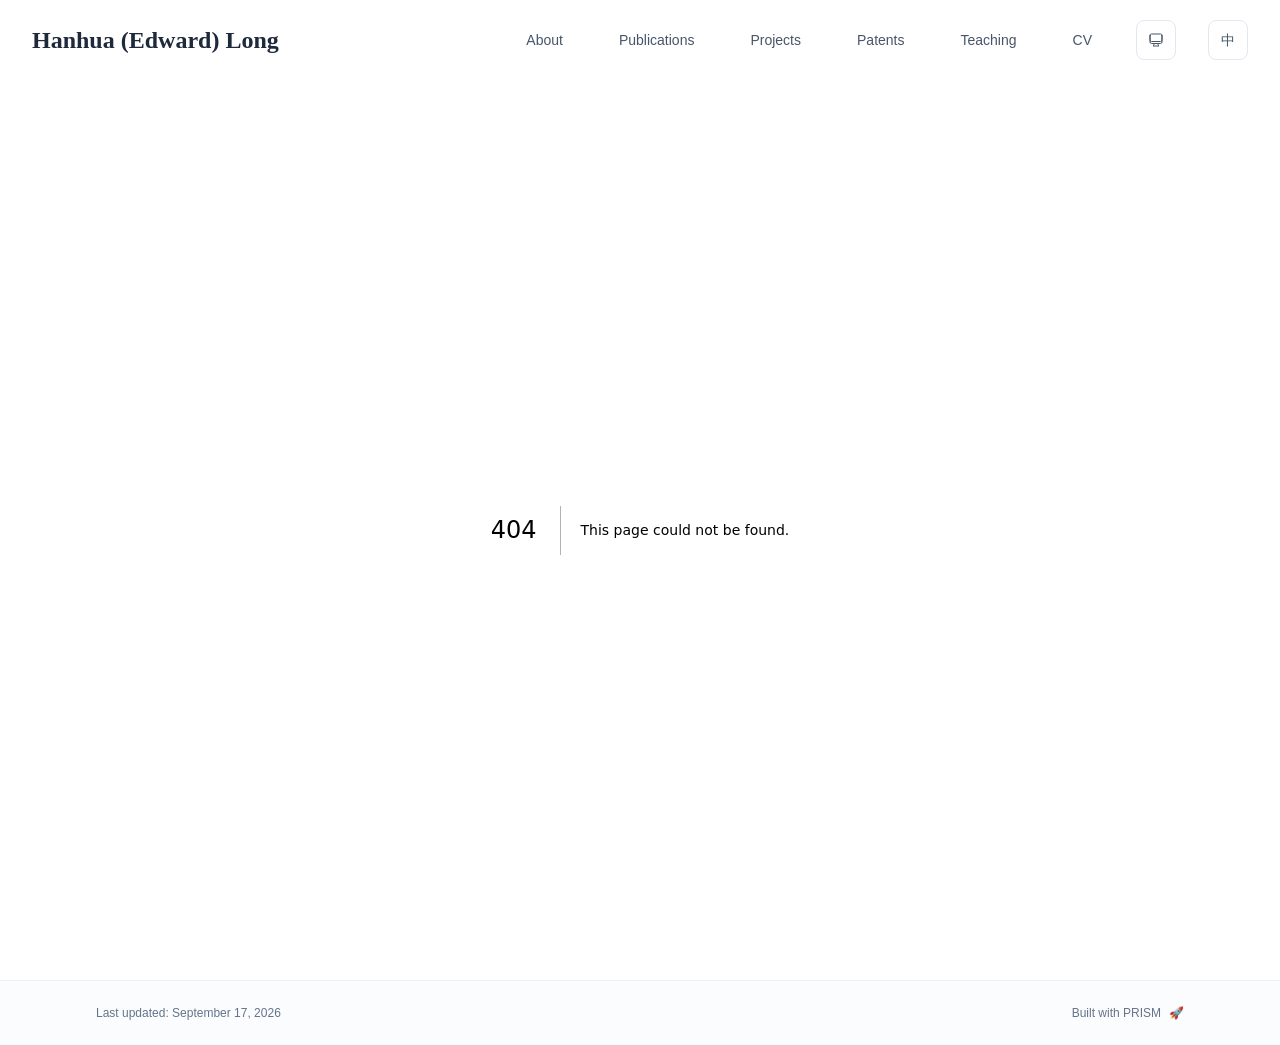
<file: 404/index.html>
<!DOCTYPE html><html lang="en" class="scroll-smooth"><head><meta charSet="utf-8"/><meta name="viewport" content="width=device-width, initial-scale=1"/><link rel="stylesheet" href="/_next/static/css/cb0a2efb18b02b60.css" data-precedence="next"/><link rel="preload" as="script" fetchPriority="low" href="/_next/static/chunks/webpack-679b75d1c4c2027c.js"/><script src="/_next/static/chunks/4bd1b696-70b6d399998de86a.js" async=""></script><script src="/_next/static/chunks/684-5aaa8290a129f299.js" async=""></script><script src="/_next/static/chunks/main-app-e8cd16d61beea313.js" async=""></script><script src="/_next/static/chunks/458-673854777400c410.js" async=""></script><script src="/_next/static/chunks/874-6cc630662f3664af.js" async=""></script><script src="/_next/static/chunks/773-5a6ac09c124c43b1.js" async=""></script><script src="/_next/static/chunks/app/layout-5ff2c9095ad9732a.js" async=""></script><meta name="robots" content="noindex"/><title>404: This page could not be found.</title><link rel="icon" href="/favicon.svg" type="image/svg+xml"/><link rel="dns-prefetch" href="https://google-fonts.jialeliu.com"/><link rel="preconnect" href="https://google-fonts.jialeliu.com" crossorigin=""/><link rel="preload" as="style" href="https://google-fonts.jialeliu.com/css2?family=Inter:wght@300;400;500;600;700&amp;family=Crimson+Text:ital,wght@0,400;0,600;1,400&amp;display=swap"/><script>
              try {
                const saved = localStorage.getItem('lang-storage');
                const parsed = saved ? JSON.parse(saved) : null;
                const lang = parsed?.state?.lang || 'en';
                document.documentElement.lang = lang === 'zh' ? 'zh-CN' : 'en';
              } catch (e) {}
            </script><link rel="stylesheet" id="gfonts-css" href="https://google-fonts.jialeliu.com/css2?family=Inter:wght@300;400;500;600;700&amp;family=Crimson+Text:ital,wght@0,400;0,600;1,400&amp;display=swap" media="print"/><script>
              (function(){
                var l = document.getElementById('gfonts-css');
                if (!l) return;
                if (l.media !== 'all') {
                  l.addEventListener('load', function(){ try { l.media = 'all'; } catch(e){} });
                }
              })();
            </script><noscript><link rel="stylesheet" href="https://google-fonts.jialeliu.com/css2?family=Inter:wght@300;400;500;600;700&amp;family=Crimson+Text:ital,wght@0,400;0,600;1,400&amp;display=swap"/></noscript><script>
              try {
                const theme = localStorage.getItem('theme-storage');
                const parsed = theme ? JSON.parse(theme) : null;
                const setting = parsed?.state?.theme || 'system';
                const prefersDark = typeof window !== 'undefined' && window.matchMedia && window.matchMedia('(prefers-color-scheme: dark)').matches;
                const effective = setting === 'dark' ? 'dark' : (setting === 'light' ? 'light' : (prefersDark ? 'dark' : 'light'));
                var root = document.documentElement;
                root.classList.add(effective);
                root.setAttribute('data-theme', effective);
              } catch (e) {
                var root = document.documentElement;
                root.classList.add('light');
                root.setAttribute('data-theme', 'light');
              }
            </script><title>Hanhua (Edward) Long</title><meta name="description" content="Lecturer at Dalian Neusoft University of Information."/><meta name="author" content="Hanhua (Edward) Long"/><meta name="keywords" content="Hanhua (Edward) Long,PhD,Research,Dalian Neusoft University of Information"/><meta name="creator" content="Hanhua (Edward) Long"/><meta name="publisher" content="Hanhua (Edward) Long"/><meta property="og:title" content="Hanhua (Edward) Long"/><meta property="og:description" content="Lecturer at Dalian Neusoft University of Information."/><meta property="og:site_name" content="Hanhua (Edward) Long&#x27;s Academic Website"/><meta property="og:locale" content="en_US"/><meta property="og:type" content="website"/><meta name="twitter:card" content="summary"/><meta name="twitter:title" content="Hanhua (Edward) Long"/><meta name="twitter:description" content="Lecturer at Dalian Neusoft University of Information."/><link rel="icon" href="/favicon.svg"/><script>document.querySelectorAll('body link[rel="icon"], body link[rel="apple-touch-icon"]').forEach(el => document.head.appendChild(el))</script><script src="/_next/static/chunks/polyfills-42372ed130431b0a.js" noModule=""></script></head><body class="font-sans antialiased"><div style="visibility:hidden"><nav class="fixed top-0 left-0 right-0 z-50" data-headlessui-state=""><div class="transition-all duration-300 ease-out bg-transparent" style="transform:translateY(-100px)"><div class="max-w-7xl mx-auto px-4 sm:px-6 lg:px-8"><div class="flex justify-between items-center h-16 lg:h-20"><div class="flex-shrink-0" tabindex="0"><a class="text-xl lg:text-2xl font-serif font-semibold text-primary hover:text-accent transition-colors duration-200" href="/">Hanhua (Edward) Long</a></div><div class="hidden lg:block"><div class="ml-10 flex items-center space-x-8"><div class="flex items-baseline space-x-8"><a class="relative px-3 py-2 text-sm font-medium transition-all duration-200 rounded hover:bg-accent/10 hover:shadow-sm text-neutral-600 hover:text-primary" href="/"><span class="relative z-10">About</span></a><a class="relative px-3 py-2 text-sm font-medium transition-all duration-200 rounded hover:bg-accent/10 hover:shadow-sm text-neutral-600 hover:text-primary" href="/publications/"><span class="relative z-10">Publications</span></a><a class="relative px-3 py-2 text-sm font-medium transition-all duration-200 rounded hover:bg-accent/10 hover:shadow-sm text-neutral-600 hover:text-primary" href="/projects/"><span class="relative z-10">Projects</span></a><a class="relative px-3 py-2 text-sm font-medium transition-all duration-200 rounded hover:bg-accent/10 hover:shadow-sm text-neutral-600 hover:text-primary" href="/patents/"><span class="relative z-10">Patents</span></a><a class="relative px-3 py-2 text-sm font-medium transition-all duration-200 rounded hover:bg-accent/10 hover:shadow-sm text-neutral-600 hover:text-primary" href="/teaching/"><span class="relative z-10">Teaching</span></a><a class="relative px-3 py-2 text-sm font-medium transition-all duration-200 rounded hover:bg-accent/10 hover:shadow-sm text-neutral-600 hover:text-primary" href="/cv/"><span class="relative z-10">CV</span></a></div><div class="flex items-center justify-center w-10 h-10 rounded-lg border border-neutral-200 dark:border-[rgba(148,163,184,0.24)] bg-background dark:bg-neutral-800"><div class="w-4 h-4 rounded-full bg-neutral-300 animate-pulse"></div></div><div class="flex items-center justify-center w-10 h-10 rounded-lg border border-neutral-200 dark:border-[rgba(148,163,184,0.24)] bg-background dark:bg-neutral-800"><div class="w-6 h-3 rounded bg-neutral-300 animate-pulse"></div></div></div></div><div class="lg:hidden flex items-center space-x-2"><div class="flex items-center justify-center w-10 h-10 rounded-lg border border-neutral-200 dark:border-[rgba(148,163,184,0.24)] bg-background dark:bg-neutral-800"><div class="w-4 h-4 rounded-full bg-neutral-300 animate-pulse"></div></div><div class="flex items-center justify-center w-10 h-10 rounded-lg border border-neutral-200 dark:border-[rgba(148,163,184,0.24)] bg-background dark:bg-neutral-800"><div class="w-6 h-3 rounded bg-neutral-300 animate-pulse"></div></div><button class="inline-flex items-center justify-center p-2 rounded-md text-neutral-600 hover:text-primary hover:bg-neutral-100 dark:hover:bg-neutral-800 focus:outline-none focus:ring-2 focus:ring-inset focus:ring-accent transition-colors duration-200" id="headlessui-disclosure-button-«R7pdb»" type="button" aria-expanded="false" data-headlessui-state=""><span class="sr-only">Open main menu</span><div><svg xmlns="http://www.w3.org/2000/svg" fill="none" viewBox="0 0 24 24" stroke-width="1.5" stroke="currentColor" aria-hidden="true" data-slot="icon" class="block h-6 w-6"><path stroke-linecap="round" stroke-linejoin="round" d="M3.75 6.75h16.5M3.75 12h16.5m-16.5 5.25h16.5"></path></svg></div></button></div></div></div></div></nav><main class="min-h-screen pt-16 lg:pt-20"><div style="font-family:system-ui,&quot;Segoe UI&quot;,Roboto,Helvetica,Arial,sans-serif,&quot;Apple Color Emoji&quot;,&quot;Segoe UI Emoji&quot;;height:100vh;text-align:center;display:flex;flex-direction:column;align-items:center;justify-content:center"><div><style>body{color:#000;background:#fff;margin:0}.next-error-h1{border-right:1px solid rgba(0,0,0,.3)}@media (prefers-color-scheme:dark){body{color:#fff;background:#000}.next-error-h1{border-right:1px solid rgba(255,255,255,.3)}}</style><h1 class="next-error-h1" style="display:inline-block;margin:0 20px 0 0;padding:0 23px 0 0;font-size:24px;font-weight:500;vertical-align:top;line-height:49px">404</h1><div style="display:inline-block"><h2 style="font-size:14px;font-weight:400;line-height:49px;margin:0">This page could not be found.</h2></div></div></div><!--$--><!--/$--><!--$--><!--/$--></main><footer class="border-t border-neutral-200/50 bg-neutral-50/50 dark:bg-neutral-900/50 dark:border-neutral-700/50"><div class="max-w-6xl mx-auto px-4 sm:px-6 lg:px-8 py-6"><div class="flex flex-col sm:flex-row justify-between items-center gap-2"><p class="text-xs text-neutral-500">Last updated: <!-- -->September 17, 2026</p><p class="text-xs text-neutral-500 flex items-center"><a href="https://github.com/xyjoey/PRISM" target="_blank" rel="noopener noreferrer">Built with PRISM</a><span class="ml-2">🚀</span></p></div></div></footer></div><script src="/_next/static/chunks/webpack-679b75d1c4c2027c.js" async=""></script><script>(self.__next_f=self.__next_f||[]).push([0])</script><script>self.__next_f.push([1,"1:\"$Sreact.fragment\"\n2:I[3719,[\"458\",\"static/chunks/458-673854777400c410.js\",\"874\",\"static/chunks/874-6cc630662f3664af.js\",\"773\",\"static/chunks/773-5a6ac09c124c43b1.js\",\"177\",\"static/chunks/app/layout-5ff2c9095ad9732a.js\"],\"ThemeProvider\"]\n3:I[4574,[\"458\",\"static/chunks/458-673854777400c410.js\",\"874\",\"static/chunks/874-6cc630662f3664af.js\",\"773\",\"static/chunks/773-5a6ac09c124c43b1.js\",\"177\",\"static/chunks/app/layout-5ff2c9095ad9732a.js\"],\"default\"]\n4:I[7555,[],\"\"]\n5:I[1295,[],\"\"]\n6:I[2548,[\"458\",\"static/chunks/458-673854777400c410.js\",\"874\",\"static/chunks/874-6cc630662f3664af.js\",\"773\",\"static/chunks/773-5a6ac09c124c43b1.js\",\"177\",\"static/chunks/app/layout-5ff2c9095ad9732a.js\"],\"default\"]\n7:I[9665,[],\"MetadataBoundary\"]\n9:I[9665,[],\"OutletBoundary\"]\nc:I[4911,[],\"AsyncMetadataOutlet\"]\ne:I[9665,[],\"ViewportBoundary\"]\n10:I[6614,[],\"\"]\n:HL[\"/_next/static/css/cb0a2efb18b02b60.css\",\"style\"]\n"])</script><script>self.__next_f.push([1,"0:{\"P\":null,\"b\":\"Ehc_63ACqB8p6SwyG5XPA\",\"p\":\"\",\"c\":[\"\",\"_not-found\",\"\"],\"i\":false,\"f\":[[[\"\",{\"children\":[\"/_not-found\",{\"children\":[\"__PAGE__\",{}]}]},\"$undefined\",\"$undefined\",true],[\"\",[\"$\",\"$1\",\"c\",{\"children\":[[[\"$\",\"link\",\"0\",{\"rel\":\"stylesheet\",\"href\":\"/_next/static/css/cb0a2efb18b02b60.css\",\"precedence\":\"next\",\"crossOrigin\":\"$undefined\",\"nonce\":\"$undefined\"}]],[\"$\",\"html\",null,{\"lang\":\"en\",\"className\":\"scroll-smooth\",\"suppressHydrationWarning\":true,\"children\":[[\"$\",\"head\",null,{\"children\":[[\"$\",\"link\",null,{\"rel\":\"icon\",\"href\":\"/favicon.svg\",\"type\":\"image/svg+xml\"}],[\"$\",\"script\",null,{\"dangerouslySetInnerHTML\":{\"__html\":\"\\n              try {\\n                const saved = localStorage.getItem('lang-storage');\\n                const parsed = saved ? JSON.parse(saved) : null;\\n                const lang = parsed?.state?.lang || 'en';\\n                document.documentElement.lang = lang === 'zh' ? 'zh-CN' : 'en';\\n              } catch (e) {}\\n            \"}}],[\"$\",\"link\",null,{\"rel\":\"dns-prefetch\",\"href\":\"https://google-fonts.jialeliu.com\"}],[\"$\",\"link\",null,{\"rel\":\"preconnect\",\"href\":\"https://google-fonts.jialeliu.com\",\"crossOrigin\":\"\"}],[\"$\",\"link\",null,{\"rel\":\"preload\",\"as\":\"style\",\"href\":\"https://google-fonts.jialeliu.com/css2?family=Inter:wght@300;400;500;600;700\u0026family=Crimson+Text:ital,wght@0,400;0,600;1,400\u0026display=swap\"}],[\"$\",\"link\",null,{\"rel\":\"stylesheet\",\"id\":\"gfonts-css\",\"href\":\"https://google-fonts.jialeliu.com/css2?family=Inter:wght@300;400;500;600;700\u0026family=Crimson+Text:ital,wght@0,400;0,600;1,400\u0026display=swap\",\"media\":\"print\",\"suppressHydrationWarning\":true}],[\"$\",\"script\",null,{\"dangerouslySetInnerHTML\":{\"__html\":\"\\n              (function(){\\n                var l = document.getElementById('gfonts-css');\\n                if (!l) return;\\n                if (l.media !== 'all') {\\n                  l.addEventListener('load', function(){ try { l.media = 'all'; } catch(e){} });\\n                }\\n              })();\\n            \"}}],[\"$\",\"noscript\",null,{\"children\":[\"$\",\"link\",null,{\"rel\":\"stylesheet\",\"href\":\"https://google-fonts.jialeliu.com/css2?family=Inter:wght@300;400;500;600;700\u0026family=Crimson+Text:ital,wght@0,400;0,600;1,400\u0026display=swap\"}]}],[\"$\",\"script\",null,{\"dangerouslySetInnerHTML\":{\"__html\":\"\\n              try {\\n                const theme = localStorage.getItem('theme-storage');\\n                const parsed = theme ? JSON.parse(theme) : null;\\n                const setting = parsed?.state?.theme || 'system';\\n                const prefersDark = typeof window !== 'undefined' \u0026\u0026 window.matchMedia \u0026\u0026 window.matchMedia('(prefers-color-scheme: dark)').matches;\\n                const effective = setting === 'dark' ? 'dark' : (setting === 'light' ? 'light' : (prefersDark ? 'dark' : 'light'));\\n                var root = document.documentElement;\\n                root.classList.add(effective);\\n                root.setAttribute('data-theme', effective);\\n              } catch (e) {\\n                var root = document.documentElement;\\n                root.classList.add('light');\\n                root.setAttribute('data-theme', 'light');\\n              }\\n            \"}}]]}],[\"$\",\"body\",null,{\"className\":\"font-sans antialiased\",\"children\":[\"$\",\"$L2\",null,{\"children\":[[\"$\",\"$L3\",null,{\"itemsByLang\":{\"en\":[{\"title\":\"About\",\"type\":\"page\",\"target\":\"about\",\"href\":\"/\"},{\"title\":\"Publications\",\"type\":\"page\",\"target\":\"publications\",\"href\":\"/publications\"},{\"title\":\"Projects\",\"type\":\"page\",\"target\":\"projects\",\"href\":\"/projects\"},{\"title\":\"Patents\",\"type\":\"page\",\"target\":\"patents\",\"href\":\"/patents\"},{\"title\":\"Teaching\",\"type\":\"page\",\"target\":\"teaching\",\"href\":\"/teaching\"},{\"title\":\"CV\",\"type\":\"page\",\"target\":\"cv\",\"href\":\"/cv\"}],\"zh\":[{\"title\":\"关于\",\"type\":\"page\",\"target\":\"about\",\"href\":\"/\"},{\"title\":\"论文\",\"type\":\"page\",\"target\":\"publications\",\"href\":\"/publications\"},{\"title\":\"项目\",\"type\":\"page\",\"target\":\"projects\",\"href\":\"/projects\"},{\"title\":\"专利\",\"type\":\"page\",\"target\":\"patents\",\"href\":\"/patents\"},{\"title\":\"教学\",\"type\":\"page\",\"target\":\"teaching\",\"href\":\"/teaching\"},{\"title\":\"简历\",\"type\":\"page\",\"target\":\"cv\",\"href\":\"/cv\"}]},\"siteTitle\":{\"en\":\"Hanhua (Edward) Long\",\"zh\":\"龙瀚华\"},\"enableOnePageMode\":false}],[\"$\",\"main\",null,{\"className\":\"min-h-screen pt-16 lg:pt-20\",\"children\":[\"$\",\"$L4\",null,{\"parallelRouterKey\":\"children\",\"error\":\"$undefined\",\"errorStyles\":\"$undefined\",\"errorScripts\":\"$undefined\",\"template\":[\"$\",\"$L5\",null,{}],\"templateStyles\":\"$undefined\",\"templateScripts\":\"$undefined\",\"notFound\":[[[\"$\",\"title\",null,{\"children\":\"404: This page could not be found.\"}],[\"$\",\"div\",null,{\"style\":{\"fontFamily\":\"system-ui,\\\"Segoe UI\\\",Roboto,Helvetica,Arial,sans-serif,\\\"Apple Color Emoji\\\",\\\"Segoe UI Emoji\\\"\",\"height\":\"100vh\",\"textAlign\":\"center\",\"display\":\"flex\",\"flexDirection\":\"column\",\"alignItems\":\"center\",\"justifyContent\":\"center\"},\"children\":[\"$\",\"div\",null,{\"children\":[[\"$\",\"style\",null,{\"dangerouslySetInnerHTML\":{\"__html\":\"body{color:#000;background:#fff;margin:0}.next-error-h1{border-right:1px solid rgba(0,0,0,.3)}@media (prefers-color-scheme:dark){body{color:#fff;background:#000}.next-error-h1{border-right:1px solid rgba(255,255,255,.3)}}\"}}],[\"$\",\"h1\",null,{\"className\":\"next-error-h1\",\"style\":{\"display\":\"inline-block\",\"margin\":\"0 20px 0 0\",\"padding\":\"0 23px 0 0\",\"fontSize\":24,\"fontWeight\":500,\"verticalAlign\":\"top\",\"lineHeight\":\"49px\"},\"children\":404}],[\"$\",\"div\",null,{\"style\":{\"display\":\"inline-block\"},\"children\":[\"$\",\"h2\",null,{\"style\":{\"fontSize\":14,\"fontWeight\":400,\"lineHeight\":\"49px\",\"margin\":0},\"children\":\"This page could not be found.\"}]}]]}]}]],[]],\"forbidden\":\"$undefined\",\"unauthorized\":\"$undefined\"}]}],[\"$\",\"$L6\",null,{\"lastUpdated\":\"September 17, 2026\"}]]}]}]]}]]}],{\"children\":[\"/_not-found\",[\"$\",\"$1\",\"c\",{\"children\":[null,[\"$\",\"$L4\",null,{\"parallelRouterKey\":\"children\",\"error\":\"$undefined\",\"errorStyles\":\"$undefined\",\"errorScripts\":\"$undefined\",\"template\":[\"$\",\"$L5\",null,{}],\"templateStyles\":\"$undefined\",\"templateScripts\":\"$undefined\",\"notFound\":\"$undefined\",\"forbidden\":\"$undefined\",\"unauthorized\":\"$undefined\"}]]}],{\"children\":[\"__PAGE__\",[\"$\",\"$1\",\"c\",{\"children\":[[[\"$\",\"title\",null,{\"children\":\"404: This page could not be found.\"}],[\"$\",\"div\",null,{\"style\":\"$0:f:0:1:1:props:children:1:props:children:1:props:children:props:children:1:props:children:props:notFound:0:1:props:style\",\"children\":[\"$\",\"div\",null,{\"children\":[[\"$\",\"style\",null,{\"dangerouslySetInnerHTML\":{\"__html\":\"body{color:#000;background:#fff;margin:0}.next-error-h1{border-right:1px solid rgba(0,0,0,.3)}@media (prefers-color-scheme:dark){body{color:#fff;background:#000}.next-error-h1{border-right:1px solid rgba(255,255,255,.3)}}\"}}],[\"$\",\"h1\",null,{\"className\":\"next-error-h1\",\"style\":\"$0:f:0:1:1:props:children:1:props:children:1:props:children:props:children:1:props:children:props:notFound:0:1:props:children:props:children:1:props:style\",\"children\":404}],[\"$\",\"div\",null,{\"style\":\"$0:f:0:1:1:props:children:1:props:children:1:props:children:props:children:1:props:children:props:notFound:0:1:props:children:props:children:2:props:style\",\"children\":[\"$\",\"h2\",null,{\"style\":\"$0:f:0:1:1:props:children:1:props:children:1:props:children:props:children:1:props:children:props:notFound:0:1:props:children:props:children:2:props:children:props:style\",\"children\":\"This page could not be found.\"}]}]]}]}]],[\"$\",\"$L7\",null,{\"children\":\"$L8\"}],null,[\"$\",\"$L9\",null,{\"children\":[\"$La\",\"$Lb\",[\"$\",\"$Lc\",null,{\"promise\":\"$@d\"}]]}]]}],{},null,false]},null,false]},null,false],[\"$\",\"$1\",\"h\",{\"children\":[[\"$\",\"meta\",null,{\"name\":\"robots\",\"content\":\"noindex\"}],[\"$\",\"$1\",\"p4uEV87jURrQp2F8HNBP9\",{\"children\":[[\"$\",\"$Le\",null,{\"children\":\"$Lf\"}],null]}],null]}],false]],\"m\":\"$undefined\",\"G\":[\"$10\",\"$undefined\"],\"s\":false,\"S\":true}\n"])</script><script>self.__next_f.push([1,"11:\"$Sreact.suspense\"\n12:I[4911,[],\"AsyncMetadata\"]\n8:[\"$\",\"$11\",null,{\"fallback\":null,\"children\":[\"$\",\"$L12\",null,{\"promise\":\"$@13\"}]}]\n"])</script><script>self.__next_f.push([1,"b:null\n"])</script><script>self.__next_f.push([1,"f:[[\"$\",\"meta\",\"0\",{\"charSet\":\"utf-8\"}],[\"$\",\"meta\",\"1\",{\"name\":\"viewport\",\"content\":\"width=device-width, initial-scale=1\"}]]\na:null\n"])</script><script>self.__next_f.push([1,"13:{\"metadata\":[[\"$\",\"title\",\"0\",{\"children\":\"Hanhua (Edward) Long\"}],[\"$\",\"meta\",\"1\",{\"name\":\"description\",\"content\":\"Lecturer at Dalian Neusoft University of Information.\"}],[\"$\",\"meta\",\"2\",{\"name\":\"author\",\"content\":\"Hanhua (Edward) Long\"}],[\"$\",\"meta\",\"3\",{\"name\":\"keywords\",\"content\":\"Hanhua (Edward) Long,PhD,Research,Dalian Neusoft University of Information\"}],[\"$\",\"meta\",\"4\",{\"name\":\"creator\",\"content\":\"Hanhua (Edward) Long\"}],[\"$\",\"meta\",\"5\",{\"name\":\"publisher\",\"content\":\"Hanhua (Edward) Long\"}],[\"$\",\"meta\",\"6\",{\"property\":\"og:title\",\"content\":\"Hanhua (Edward) Long\"}],[\"$\",\"meta\",\"7\",{\"property\":\"og:description\",\"content\":\"Lecturer at Dalian Neusoft University of Information.\"}],[\"$\",\"meta\",\"8\",{\"property\":\"og:site_name\",\"content\":\"Hanhua (Edward) Long's Academic Website\"}],[\"$\",\"meta\",\"9\",{\"property\":\"og:locale\",\"content\":\"en_US\"}],[\"$\",\"meta\",\"10\",{\"property\":\"og:type\",\"content\":\"website\"}],[\"$\",\"meta\",\"11\",{\"name\":\"twitter:card\",\"content\":\"summary\"}],[\"$\",\"meta\",\"12\",{\"name\":\"twitter:title\",\"content\":\"Hanhua (Edward) Long\"}],[\"$\",\"meta\",\"13\",{\"name\":\"twitter:description\",\"content\":\"Lecturer at Dalian Neusoft University of Information.\"}],[\"$\",\"link\",\"14\",{\"rel\":\"icon\",\"href\":\"/favicon.svg\"}]],\"error\":null,\"digest\":\"$undefined\"}\nd:{\"metadata\":\"$13:metadata\",\"error\":null,\"digest\":\"$undefined\"}\n"])</script></body></html>
</file>
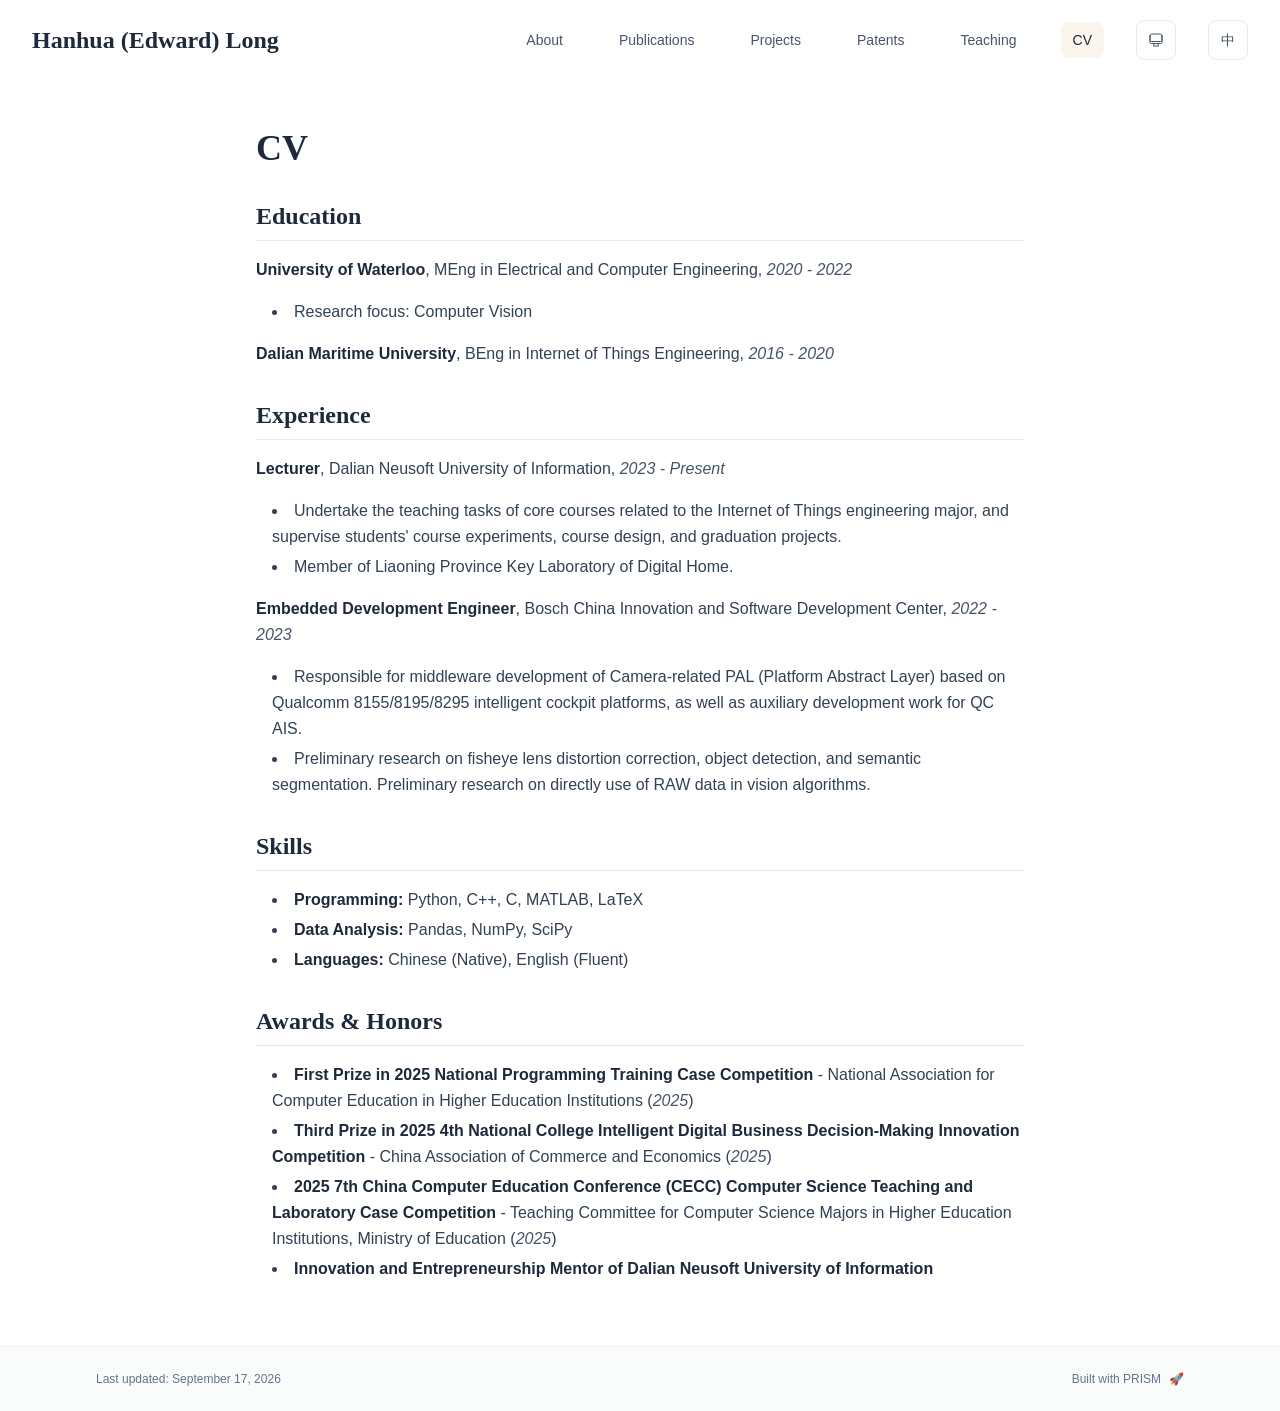
<file: cv/index.html>
<!DOCTYPE html><html lang="en" class="scroll-smooth"><head><meta charSet="utf-8"/><meta name="viewport" content="width=device-width, initial-scale=1"/><link rel="stylesheet" href="/_next/static/css/cb0a2efb18b02b60.css" data-precedence="next"/><link rel="preload" as="script" fetchPriority="low" href="/_next/static/chunks/webpack-679b75d1c4c2027c.js"/><script src="/_next/static/chunks/4bd1b696-70b6d399998de86a.js" async=""></script><script src="/_next/static/chunks/684-5aaa8290a129f299.js" async=""></script><script src="/_next/static/chunks/main-app-e8cd16d61beea313.js" async=""></script><script src="/_next/static/chunks/458-673854777400c410.js" async=""></script><script src="/_next/static/chunks/874-6cc630662f3664af.js" async=""></script><script src="/_next/static/chunks/773-5a6ac09c124c43b1.js" async=""></script><script src="/_next/static/chunks/app/layout-5ff2c9095ad9732a.js" async=""></script><script src="/_next/static/chunks/178-595a94b9af1e67b5.js" async=""></script><script src="/_next/static/chunks/748-6fe9e14aeb28f91c.js" async=""></script><script src="/_next/static/chunks/app/%5Bslug%5D/page-77c82a02fefe698b.js" async=""></script><link rel="icon" href="/favicon.svg" type="image/svg+xml"/><link rel="dns-prefetch" href="https://google-fonts.jialeliu.com"/><link rel="preconnect" href="https://google-fonts.jialeliu.com" crossorigin=""/><link rel="preload" as="style" href="https://google-fonts.jialeliu.com/css2?family=Inter:wght@300;400;500;600;700&amp;family=Crimson+Text:ital,wght@0,400;0,600;1,400&amp;display=swap"/><script>
              try {
                const saved = localStorage.getItem('lang-storage');
                const parsed = saved ? JSON.parse(saved) : null;
                const lang = parsed?.state?.lang || 'en';
                document.documentElement.lang = lang === 'zh' ? 'zh-CN' : 'en';
              } catch (e) {}
            </script><link rel="stylesheet" id="gfonts-css" href="https://google-fonts.jialeliu.com/css2?family=Inter:wght@300;400;500;600;700&amp;family=Crimson+Text:ital,wght@0,400;0,600;1,400&amp;display=swap" media="print"/><script>
              (function(){
                var l = document.getElementById('gfonts-css');
                if (!l) return;
                if (l.media !== 'all') {
                  l.addEventListener('load', function(){ try { l.media = 'all'; } catch(e){} });
                }
              })();
            </script><noscript><link rel="stylesheet" href="https://google-fonts.jialeliu.com/css2?family=Inter:wght@300;400;500;600;700&amp;family=Crimson+Text:ital,wght@0,400;0,600;1,400&amp;display=swap"/></noscript><script>
              try {
                const theme = localStorage.getItem('theme-storage');
                const parsed = theme ? JSON.parse(theme) : null;
                const setting = parsed?.state?.theme || 'system';
                const prefersDark = typeof window !== 'undefined' && window.matchMedia && window.matchMedia('(prefers-color-scheme: dark)').matches;
                const effective = setting === 'dark' ? 'dark' : (setting === 'light' ? 'light' : (prefersDark ? 'dark' : 'light'));
                var root = document.documentElement;
                root.classList.add(effective);
                root.setAttribute('data-theme', effective);
              } catch (e) {
                var root = document.documentElement;
                root.classList.add('light');
                root.setAttribute('data-theme', 'light');
              }
            </script><title>CV | Hanhua (Edward) Long</title><meta name="author" content="Hanhua (Edward) Long"/><meta name="keywords" content="Hanhua (Edward) Long,PhD,Research,Dalian Neusoft University of Information"/><meta name="creator" content="Hanhua (Edward) Long"/><meta name="publisher" content="Hanhua (Edward) Long"/><meta property="og:title" content="Hanhua (Edward) Long"/><meta property="og:description" content="Lecturer at Dalian Neusoft University of Information."/><meta property="og:site_name" content="Hanhua (Edward) Long&#x27;s Academic Website"/><meta property="og:locale" content="en_US"/><meta property="og:type" content="website"/><meta name="twitter:card" content="summary"/><meta name="twitter:title" content="Hanhua (Edward) Long"/><meta name="twitter:description" content="Lecturer at Dalian Neusoft University of Information."/><link rel="icon" href="/favicon.svg"/><script>document.querySelectorAll('body link[rel="icon"], body link[rel="apple-touch-icon"]').forEach(el => document.head.appendChild(el))</script><script src="/_next/static/chunks/polyfills-42372ed130431b0a.js" noModule=""></script></head><body class="font-sans antialiased"><div style="visibility:hidden"><nav class="fixed top-0 left-0 right-0 z-50" data-headlessui-state=""><div class="transition-all duration-300 ease-out bg-transparent" style="transform:translateY(-100px)"><div class="max-w-7xl mx-auto px-4 sm:px-6 lg:px-8"><div class="flex justify-between items-center h-16 lg:h-20"><div class="flex-shrink-0" tabindex="0"><a class="text-xl lg:text-2xl font-serif font-semibold text-primary hover:text-accent transition-colors duration-200" href="/">Hanhua (Edward) Long</a></div><div class="hidden lg:block"><div class="ml-10 flex items-center space-x-8"><div class="flex items-baseline space-x-8"><a class="relative px-3 py-2 text-sm font-medium transition-all duration-200 rounded hover:bg-accent/10 hover:shadow-sm text-neutral-600 hover:text-primary" href="/"><span class="relative z-10">About</span></a><a class="relative px-3 py-2 text-sm font-medium transition-all duration-200 rounded hover:bg-accent/10 hover:shadow-sm text-neutral-600 hover:text-primary" href="/publications/"><span class="relative z-10">Publications</span></a><a class="relative px-3 py-2 text-sm font-medium transition-all duration-200 rounded hover:bg-accent/10 hover:shadow-sm text-neutral-600 hover:text-primary" href="/projects/"><span class="relative z-10">Projects</span></a><a class="relative px-3 py-2 text-sm font-medium transition-all duration-200 rounded hover:bg-accent/10 hover:shadow-sm text-neutral-600 hover:text-primary" href="/patents/"><span class="relative z-10">Patents</span></a><a class="relative px-3 py-2 text-sm font-medium transition-all duration-200 rounded hover:bg-accent/10 hover:shadow-sm text-neutral-600 hover:text-primary" href="/teaching/"><span class="relative z-10">Teaching</span></a><a class="relative px-3 py-2 text-sm font-medium transition-all duration-200 rounded hover:bg-accent/10 hover:shadow-sm text-primary" href="/cv/"><span class="relative z-10">CV</span><div class="absolute inset-0 bg-accent/10 rounded-lg"></div></a></div><div class="flex items-center justify-center w-10 h-10 rounded-lg border border-neutral-200 dark:border-[rgba(148,163,184,0.24)] bg-background dark:bg-neutral-800"><div class="w-4 h-4 rounded-full bg-neutral-300 animate-pulse"></div></div><div class="flex items-center justify-center w-10 h-10 rounded-lg border border-neutral-200 dark:border-[rgba(148,163,184,0.24)] bg-background dark:bg-neutral-800"><div class="w-6 h-3 rounded bg-neutral-300 animate-pulse"></div></div></div></div><div class="lg:hidden flex items-center space-x-2"><div class="flex items-center justify-center w-10 h-10 rounded-lg border border-neutral-200 dark:border-[rgba(148,163,184,0.24)] bg-background dark:bg-neutral-800"><div class="w-4 h-4 rounded-full bg-neutral-300 animate-pulse"></div></div><div class="flex items-center justify-center w-10 h-10 rounded-lg border border-neutral-200 dark:border-[rgba(148,163,184,0.24)] bg-background dark:bg-neutral-800"><div class="w-6 h-3 rounded bg-neutral-300 animate-pulse"></div></div><button class="inline-flex items-center justify-center p-2 rounded-md text-neutral-600 hover:text-primary hover:bg-neutral-100 dark:hover:bg-neutral-800 focus:outline-none focus:ring-2 focus:ring-inset focus:ring-accent transition-colors duration-200" id="headlessui-disclosure-button-«R7pdb»" type="button" aria-expanded="false" data-headlessui-state=""><span class="sr-only">Open main menu</span><div><svg xmlns="http://www.w3.org/2000/svg" fill="none" viewBox="0 0 24 24" stroke-width="1.5" stroke="currentColor" aria-hidden="true" data-slot="icon" class="block h-6 w-6"><path stroke-linecap="round" stroke-linejoin="round" d="M3.75 6.75h16.5M3.75 12h16.5m-16.5 5.25h16.5"></path></svg></div></button></div></div></div></div></nav><main class="min-h-screen pt-16 lg:pt-20"><div class="max-w-4xl mx-auto px-4 sm:px-6 lg:px-8 py-12"><div class="max-w-3xl mx-auto" style="opacity:0;transform:translateY(20px)"><h1 class="text-4xl font-serif font-bold text-primary mb-4">CV</h1><div class="text-neutral-700 dark:text-neutral-600 leading-relaxed"><h2 class="text-2xl font-serif font-bold text-primary mt-8 mb-4 border-b border-neutral-200 dark:border-neutral-800 pb-2">Education</h2>
<p class="mb-4 last:mb-0"><strong class="font-semibold text-primary">University of Waterloo</strong>, MEng in Electrical and Computer Engineering, <em class="italic text-neutral-600 dark:text-neutral-500">2020 - 2022</em></p>
<ul class="list-disc list-inside mb-4 space-y-1 ml-4">
<li class="mb-1">Research focus: Computer Vision</li>
</ul>
<p class="mb-4 last:mb-0"><strong class="font-semibold text-primary">Dalian Maritime University</strong>, BEng in Internet of Things Engineering, <em class="italic text-neutral-600 dark:text-neutral-500">2016 - 2020</em></p>
<h2 class="text-2xl font-serif font-bold text-primary mt-8 mb-4 border-b border-neutral-200 dark:border-neutral-800 pb-2">Experience</h2>
<p class="mb-4 last:mb-0"><strong class="font-semibold text-primary">Lecturer</strong>,
Dalian Neusoft University of Information,
<em class="italic text-neutral-600 dark:text-neutral-500">2023 - Present</em></p>
<ul class="list-disc list-inside mb-4 space-y-1 ml-4">
<li class="mb-1">Undertake the teaching tasks of core courses related to the Internet of Things engineering major, and supervise students&#x27; course experiments, course design, and graduation projects.</li>
<li class="mb-1">Member of Liaoning Province Key Laboratory of Digital Home.</li>
</ul>
<p class="mb-4 last:mb-0"><strong class="font-semibold text-primary">Embedded Development Engineer</strong>,
Bosch China Innovation and Software Development Center,
<em class="italic text-neutral-600 dark:text-neutral-500">2022 - 2023</em></p>
<ul class="list-disc list-inside mb-4 space-y-1 ml-4">
<li class="mb-1">Responsible for middleware development of Camera-related PAL (Platform Abstract Layer) based on Qualcomm 8155/8195/8295 intelligent cockpit platforms, as well as auxiliary development work for QC AIS.</li>
<li class="mb-1">Preliminary research on fisheye lens distortion correction, object detection, and semantic segmentation. Preliminary research on directly use of RAW data in vision algorithms.</li>
</ul>
<h2 class="text-2xl font-serif font-bold text-primary mt-8 mb-4 border-b border-neutral-200 dark:border-neutral-800 pb-2">Skills</h2>
<ul class="list-disc list-inside mb-4 space-y-1 ml-4">
<li class="mb-1"><strong class="font-semibold text-primary">Programming:</strong> Python, C++, C, MATLAB, LaTeX</li>
<li class="mb-1"><strong class="font-semibold text-primary">Data Analysis:</strong> Pandas, NumPy, SciPy</li>
<li class="mb-1"><strong class="font-semibold text-primary">Languages:</strong> Chinese (Native), English (Fluent)</li>
</ul>
<h2 class="text-2xl font-serif font-bold text-primary mt-8 mb-4 border-b border-neutral-200 dark:border-neutral-800 pb-2">Awards &amp; Honors</h2>
<ul class="list-disc list-inside mb-4 space-y-1 ml-4">
<li class="mb-1"><strong class="font-semibold text-primary">First Prize in 2025 National Programming Training Case Competition</strong> - National Association for Computer Education in Higher Education Institutions (<em class="italic text-neutral-600 dark:text-neutral-500">2025</em>)</li>
<li class="mb-1"><strong class="font-semibold text-primary">Third Prize in 2025 4th National College Intelligent Digital Business Decision-Making Innovation Competition</strong> - China Association of Commerce and Economics (<em class="italic text-neutral-600 dark:text-neutral-500">2025</em>)</li>
<li class="mb-1"><strong class="font-semibold text-primary">2025 7th China Computer Education Conference (CECC) Computer Science Teaching and Laboratory Case Competition</strong> - Teaching Committee for Computer Science Majors in Higher Education Institutions, Ministry of Education (<em class="italic text-neutral-600 dark:text-neutral-500">2025</em>)</li>
<li class="mb-1"><strong class="font-semibold text-primary">Innovation and Entrepreneurship Mentor of Dalian Neusoft University of Information</strong></li>
</ul></div></div></div><!--$--><!--/$--><!--$--><!--/$--></main><footer class="border-t border-neutral-200/50 bg-neutral-50/50 dark:bg-neutral-900/50 dark:border-neutral-700/50"><div class="max-w-6xl mx-auto px-4 sm:px-6 lg:px-8 py-6"><div class="flex flex-col sm:flex-row justify-between items-center gap-2"><p class="text-xs text-neutral-500">Last updated: <!-- -->September 17, 2026</p><p class="text-xs text-neutral-500 flex items-center"><a href="https://github.com/xyjoey/PRISM" target="_blank" rel="noopener noreferrer">Built with PRISM</a><span class="ml-2">🚀</span></p></div></div></footer></div><script src="/_next/static/chunks/webpack-679b75d1c4c2027c.js" async=""></script><script>(self.__next_f=self.__next_f||[]).push([0])</script><script>self.__next_f.push([1,"1:\"$Sreact.fragment\"\n2:I[3719,[\"458\",\"static/chunks/458-673854777400c410.js\",\"874\",\"static/chunks/874-6cc630662f3664af.js\",\"773\",\"static/chunks/773-5a6ac09c124c43b1.js\",\"177\",\"static/chunks/app/layout-5ff2c9095ad9732a.js\"],\"ThemeProvider\"]\n3:I[4574,[\"458\",\"static/chunks/458-673854777400c410.js\",\"874\",\"static/chunks/874-6cc630662f3664af.js\",\"773\",\"static/chunks/773-5a6ac09c124c43b1.js\",\"177\",\"static/chunks/app/layout-5ff2c9095ad9732a.js\"],\"default\"]\n4:I[7555,[],\"\"]\n5:I[1295,[],\"\"]\n6:I[2548,[\"458\",\"static/chunks/458-673854777400c410.js\",\"874\",\"static/chunks/874-6cc630662f3664af.js\",\"773\",\"static/chunks/773-5a6ac09c124c43b1.js\",\"177\",\"static/chunks/app/layout-5ff2c9095ad9732a.js\"],\"default\"]\n8:I[9665,[],\"MetadataBoundary\"]\na:I[9665,[],\"OutletBoundary\"]\nd:I[4911,[],\"AsyncMetadataOutlet\"]\nf:I[9665,[],\"ViewportBoundary\"]\n11:I[6614,[],\"\"]\n:HL[\"/_next/static/css/cb0a2efb18b02b60.css\",\"style\"]\n"])</script><script>self.__next_f.push([1,"0:{\"P\":null,\"b\":\"Ehc_63ACqB8p6SwyG5XPA\",\"p\":\"\",\"c\":[\"\",\"cv\",\"\"],\"i\":false,\"f\":[[[\"\",{\"children\":[[\"slug\",\"cv\",\"d\"],{\"children\":[\"__PAGE__\",{}]}]},\"$undefined\",\"$undefined\",true],[\"\",[\"$\",\"$1\",\"c\",{\"children\":[[[\"$\",\"link\",\"0\",{\"rel\":\"stylesheet\",\"href\":\"/_next/static/css/cb0a2efb18b02b60.css\",\"precedence\":\"next\",\"crossOrigin\":\"$undefined\",\"nonce\":\"$undefined\"}]],[\"$\",\"html\",null,{\"lang\":\"en\",\"className\":\"scroll-smooth\",\"suppressHydrationWarning\":true,\"children\":[[\"$\",\"head\",null,{\"children\":[[\"$\",\"link\",null,{\"rel\":\"icon\",\"href\":\"/favicon.svg\",\"type\":\"image/svg+xml\"}],[\"$\",\"script\",null,{\"dangerouslySetInnerHTML\":{\"__html\":\"\\n              try {\\n                const saved = localStorage.getItem('lang-storage');\\n                const parsed = saved ? JSON.parse(saved) : null;\\n                const lang = parsed?.state?.lang || 'en';\\n                document.documentElement.lang = lang === 'zh' ? 'zh-CN' : 'en';\\n              } catch (e) {}\\n            \"}}],[\"$\",\"link\",null,{\"rel\":\"dns-prefetch\",\"href\":\"https://google-fonts.jialeliu.com\"}],[\"$\",\"link\",null,{\"rel\":\"preconnect\",\"href\":\"https://google-fonts.jialeliu.com\",\"crossOrigin\":\"\"}],[\"$\",\"link\",null,{\"rel\":\"preload\",\"as\":\"style\",\"href\":\"https://google-fonts.jialeliu.com/css2?family=Inter:wght@300;400;500;600;700\u0026family=Crimson+Text:ital,wght@0,400;0,600;1,400\u0026display=swap\"}],[\"$\",\"link\",null,{\"rel\":\"stylesheet\",\"id\":\"gfonts-css\",\"href\":\"https://google-fonts.jialeliu.com/css2?family=Inter:wght@300;400;500;600;700\u0026family=Crimson+Text:ital,wght@0,400;0,600;1,400\u0026display=swap\",\"media\":\"print\",\"suppressHydrationWarning\":true}],[\"$\",\"script\",null,{\"dangerouslySetInnerHTML\":{\"__html\":\"\\n              (function(){\\n                var l = document.getElementById('gfonts-css');\\n                if (!l) return;\\n                if (l.media !== 'all') {\\n                  l.addEventListener('load', function(){ try { l.media = 'all'; } catch(e){} });\\n                }\\n              })();\\n            \"}}],[\"$\",\"noscript\",null,{\"children\":[\"$\",\"link\",null,{\"rel\":\"stylesheet\",\"href\":\"https://google-fonts.jialeliu.com/css2?family=Inter:wght@300;400;500;600;700\u0026family=Crimson+Text:ital,wght@0,400;0,600;1,400\u0026display=swap\"}]}],[\"$\",\"script\",null,{\"dangerouslySetInnerHTML\":{\"__html\":\"\\n              try {\\n                const theme = localStorage.getItem('theme-storage');\\n                const parsed = theme ? JSON.parse(theme) : null;\\n                const setting = parsed?.state?.theme || 'system';\\n                const prefersDark = typeof window !== 'undefined' \u0026\u0026 window.matchMedia \u0026\u0026 window.matchMedia('(prefers-color-scheme: dark)').matches;\\n                const effective = setting === 'dark' ? 'dark' : (setting === 'light' ? 'light' : (prefersDark ? 'dark' : 'light'));\\n                var root = document.documentElement;\\n                root.classList.add(effective);\\n                root.setAttribute('data-theme', effective);\\n              } catch (e) {\\n                var root = document.documentElement;\\n                root.classList.add('light');\\n                root.setAttribute('data-theme', 'light');\\n              }\\n            \"}}]]}],[\"$\",\"body\",null,{\"className\":\"font-sans antialiased\",\"children\":[\"$\",\"$L2\",null,{\"children\":[[\"$\",\"$L3\",null,{\"itemsByLang\":{\"en\":[{\"title\":\"About\",\"type\":\"page\",\"target\":\"about\",\"href\":\"/\"},{\"title\":\"Publications\",\"type\":\"page\",\"target\":\"publications\",\"href\":\"/publications\"},{\"title\":\"Projects\",\"type\":\"page\",\"target\":\"projects\",\"href\":\"/projects\"},{\"title\":\"Patents\",\"type\":\"page\",\"target\":\"patents\",\"href\":\"/patents\"},{\"title\":\"Teaching\",\"type\":\"page\",\"target\":\"teaching\",\"href\":\"/teaching\"},{\"title\":\"CV\",\"type\":\"page\",\"target\":\"cv\",\"href\":\"/cv\"}],\"zh\":[{\"title\":\"关于\",\"type\":\"page\",\"target\":\"about\",\"href\":\"/\"},{\"title\":\"论文\",\"type\":\"page\",\"target\":\"publications\",\"href\":\"/publications\"},{\"title\":\"项目\",\"type\":\"page\",\"target\":\"projects\",\"href\":\"/projects\"},{\"title\":\"专利\",\"type\":\"page\",\"target\":\"patents\",\"href\":\"/patents\"},{\"title\":\"教学\",\"type\":\"page\",\"target\":\"teaching\",\"href\":\"/teaching\"},{\"title\":\"简历\",\"type\":\"page\",\"target\":\"cv\",\"href\":\"/cv\"}]},\"siteTitle\":{\"en\":\"Hanhua (Edward) Long\",\"zh\":\"龙瀚华\"},\"enableOnePageMode\":false}],[\"$\",\"main\",null,{\"className\":\"min-h-screen pt-16 lg:pt-20\",\"children\":[\"$\",\"$L4\",null,{\"parallelRouterKey\":\"children\",\"error\":\"$undefined\",\"errorStyles\":\"$undefined\",\"errorScripts\":\"$undefined\",\"template\":[\"$\",\"$L5\",null,{}],\"templateStyles\":\"$undefined\",\"templateScripts\":\"$undefined\",\"notFound\":[[[\"$\",\"title\",null,{\"children\":\"404: This page could not be found.\"}],[\"$\",\"div\",null,{\"style\":{\"fontFamily\":\"system-ui,\\\"Segoe UI\\\",Roboto,Helvetica,Arial,sans-serif,\\\"Apple Color Emoji\\\",\\\"Segoe UI Emoji\\\"\",\"height\":\"100vh\",\"textAlign\":\"center\",\"display\":\"flex\",\"flexDirection\":\"column\",\"alignItems\":\"center\",\"justifyContent\":\"center\"},\"children\":[\"$\",\"div\",null,{\"children\":[[\"$\",\"style\",null,{\"dangerouslySetInnerHTML\":{\"__html\":\"body{color:#000;background:#fff;margin:0}.next-error-h1{border-right:1px solid rgba(0,0,0,.3)}@media (prefers-color-scheme:dark){body{color:#fff;background:#000}.next-error-h1{border-right:1px solid rgba(255,255,255,.3)}}\"}}],[\"$\",\"h1\",null,{\"className\":\"next-error-h1\",\"style\":{\"display\":\"inline-block\",\"margin\":\"0 20px 0 0\",\"padding\":\"0 23px 0 0\",\"fontSize\":24,\"fontWeight\":500,\"verticalAlign\":\"top\",\"lineHeight\":\"49px\"},\"children\":404}],[\"$\",\"div\",null,{\"style\":{\"display\":\"inline-block\"},\"children\":[\"$\",\"h2\",null,{\"style\":{\"fontSize\":14,\"fontWeight\":400,\"lineHeight\":\"49px\",\"margin\":0},\"children\":\"This page could not be found.\"}]}]]}]}]],[]],\"forbidden\":\"$undefined\",\"unauthorized\":\"$undefined\"}]}],[\"$\",\"$L6\",null,{\"lastUpdated\":\"September 17, 2026\"}]]}]}]]}]]}],{\"children\":[[\"slug\",\"cv\",\"d\"],[\"$\",\"$1\",\"c\",{\"children\":[null,[\"$\",\"$L4\",null,{\"parallelRouterKey\":\"children\",\"error\":\"$undefined\",\"errorStyles\":\"$undefined\",\"errorScripts\":\"$undefined\",\"template\":[\"$\",\"$L5\",null,{}],\"templateStyles\":\"$undefined\",\"templateScripts\":\"$undefined\",\"notFound\":\"$undefined\",\"forbidden\":\"$undefined\",\"unauthorized\":\"$undefined\"}]]}],{\"children\":[\"__PAGE__\",[\"$\",\"$1\",\"c\",{\"children\":[\"$L7\",[\"$\",\"$L8\",null,{\"children\":\"$L9\"}],null,[\"$\",\"$La\",null,{\"children\":[\"$Lb\",\"$Lc\",[\"$\",\"$Ld\",null,{\"promise\":\"$@e\"}]]}]]}],{},null,false]},null,false]},null,false],[\"$\",\"$1\",\"h\",{\"children\":[null,[\"$\",\"$1\",\"TJu5Cl9plv4z0osQFgeff\",{\"children\":[[\"$\",\"$Lf\",null,{\"children\":\"$L10\"}],null]}],null]}],false]],\"m\":\"$undefined\",\"G\":[\"$11\",\"$undefined\"],\"s\":false,\"S\":true}\n"])</script><script>self.__next_f.push([1,"12:\"$Sreact.suspense\"\n13:I[4911,[],\"AsyncMetadata\"]\n15:I[4059,[\"458\",\"static/chunks/458-673854777400c410.js\",\"178\",\"static/chunks/178-595a94b9af1e67b5.js\",\"748\",\"static/chunks/748-6fe9e14aeb28f91c.js\",\"182\",\"static/chunks/app/%5Bslug%5D/page-77c82a02fefe698b.js\"],\"default\"]\n9:[\"$\",\"$12\",null,{\"fallback\":null,\"children\":[\"$\",\"$L13\",null,{\"promise\":\"$@14\"}]}]\n16:T74e,## Education\n\n**University of Waterloo**, MEng in Electrical and Computer Engineering, *2020 - 2022*\n- Research focus: Computer Vision\n\n**Dalian Maritime University**, BEng in Internet of Things Engineering, *2016 - 2020*\n\n## Experience\n\n**Lecturer**,\nDalian Neusoft University of Information,\n*2023 - Present*\n- Undertake the teaching tasks of core courses related to the Internet of Things engineering major, and supervise students' course experiments, course design, and graduation projects.\n- Member of Liaoning Province Key Laboratory of Digital Home.\n\n**Embedded Development Engineer**,\nBosch China Innovation and Software Development Center,\n*2022 - 2023*\n- Responsible for middleware development of Camera-related PAL (Platform Abstract Layer) based on Qualcomm 8155/8195/8295 intelligent cockpit platforms, as well as auxiliary development work for QC AIS.\n- Preliminary research on fisheye lens distortion correction, object detection, and semantic segmentation. Preliminary research on directly use of RAW data in vision algorithms.\n\n## Skills\n\n- **Programming:** Python, C++, C, MATLAB, LaTeX\n- **Data Analysis:** Pandas, NumPy, SciPy\n- **Languages:** Chinese (Native), English (Fluent)\n\n## Awards \u0026 Honors\n\n- **First Prize in 2025 National Programming Training Case Competition** - National Association for Computer Education in Higher Education Institutions (*2025*)\n- **Third Prize in 2025 4th National College Intelligent Digital Business Decision-Making Innovation Competition** - China Association of Commerce and Economics (*2025*)\n- **2025 7th China Computer Education Conference (CECC) Computer Science Teaching and Laboratory Case Competition** - Teaching Co"])</script><script>self.__next_f.push([1,"mmittee for Computer Science Majors in Higher Education Institutions, Ministry of Education (*2025*)\n- **Innovation and Entrepreneurship Mentor of Dalian Neusoft University of Information**\n7:[\"$\",\"div\",null,{\"className\":\"max-w-4xl mx-auto px-4 sm:px-6 lg:px-8 py-12\",\"children\":[false,[\"$\",\"$L15\",null,{\"config\":{\"en\":{\"type\":\"text\",\"title\":\"CV\",\"source\":\"cv.md\"},\"zh\":{\"type\":\"text\",\"title\":\"简历\",\"source\":\"cv.md\"}},\"content\":{\"en\":\"$16\",\"zh\":\"## 教育经历\\n\\n**滑铁卢大学（University of Waterloo）**，电子与计算机工程硕士，*2020 - 2022*\\n- 研究方向：计算机视觉（Computer Vision）\\n\\n**大连海事大学**，物联网工程学士，*2016 - 2020*\\n\\n## 工作经历\\n\\n**专任教师**，\\n大连东软信息学院，\\n*2023 - 至今*\\n- 承担物联网工程专业核心课程的教学任务，并指导学生的课程实验、课程设计、学科竞赛及毕业设计。\\n- 辽宁省数字家庭重点实验室成员。\\n\\n**嵌入式开发工程师**，\\n博世中国创新与软件开发中心，\\n*2022 - 2023*\\n- 基于 Qualcomm 8155/8195/8295 智能座舱平台，负责 Camera 相关 PAL（Platform Abstract Layer，平台抽象层）中间件开发，以及 QC AIS 的辅助开发工作。\\n- 预研鱼眼镜头下的图像畸变校正、目标检测与语义分割。预研相机原始数据在视觉算法中的直接使用。\\n\\n## 技能\\n\\n- **编程语言：** Python、C++、C、MATLAB、LaTeX\\n- **数据分析：** Pandas、NumPy、SciPy\\n- **语言能力：** 中文（母语）、英文（流利）\\n\\n## 获奖与荣誉\\n\\n- **2025 年全国程序设计类教学案例评选一等奖** —— 全国高等院校计算机基础教育研究会（*2025*）\\n- **2025 年第四届全国高校智能数字商务决策创新大赛三等奖** —— 中国商业经济学会（*2025*）\\n- **2025 年第七届中国计算机教育大会（CECC）计算机类教学与实验案例评选** —— 教育部高等学校计算机类专业教学指导委员会（*2025*）\\n- **大连东软信息学"])</script><script>self.__next_f.push([1,"院校级创新创业导师**\\n\\n\"}}],false]}]\n"])</script><script>self.__next_f.push([1,"c:null\n"])</script><script>self.__next_f.push([1,"10:[[\"$\",\"meta\",\"0\",{\"charSet\":\"utf-8\"}],[\"$\",\"meta\",\"1\",{\"name\":\"viewport\",\"content\":\"width=device-width, initial-scale=1\"}]]\nb:null\n"])</script><script>self.__next_f.push([1,"14:{\"metadata\":[[\"$\",\"title\",\"0\",{\"children\":\"CV | Hanhua (Edward) Long\"}],[\"$\",\"meta\",\"1\",{\"name\":\"author\",\"content\":\"Hanhua (Edward) Long\"}],[\"$\",\"meta\",\"2\",{\"name\":\"keywords\",\"content\":\"Hanhua (Edward) Long,PhD,Research,Dalian Neusoft University of Information\"}],[\"$\",\"meta\",\"3\",{\"name\":\"creator\",\"content\":\"Hanhua (Edward) Long\"}],[\"$\",\"meta\",\"4\",{\"name\":\"publisher\",\"content\":\"Hanhua (Edward) Long\"}],[\"$\",\"meta\",\"5\",{\"property\":\"og:title\",\"content\":\"Hanhua (Edward) Long\"}],[\"$\",\"meta\",\"6\",{\"property\":\"og:description\",\"content\":\"Lecturer at Dalian Neusoft University of Information.\"}],[\"$\",\"meta\",\"7\",{\"property\":\"og:site_name\",\"content\":\"Hanhua (Edward) Long's Academic Website\"}],[\"$\",\"meta\",\"8\",{\"property\":\"og:locale\",\"content\":\"en_US\"}],[\"$\",\"meta\",\"9\",{\"property\":\"og:type\",\"content\":\"website\"}],[\"$\",\"meta\",\"10\",{\"name\":\"twitter:card\",\"content\":\"summary\"}],[\"$\",\"meta\",\"11\",{\"name\":\"twitter:title\",\"content\":\"Hanhua (Edward) Long\"}],[\"$\",\"meta\",\"12\",{\"name\":\"twitter:description\",\"content\":\"Lecturer at Dalian Neusoft University of Information.\"}],[\"$\",\"link\",\"13\",{\"rel\":\"icon\",\"href\":\"/favicon.svg\"}]],\"error\":null,\"digest\":\"$undefined\"}\ne:{\"metadata\":\"$14:metadata\",\"error\":null,\"digest\":\"$undefined\"}\n"])</script></body></html>
</file>
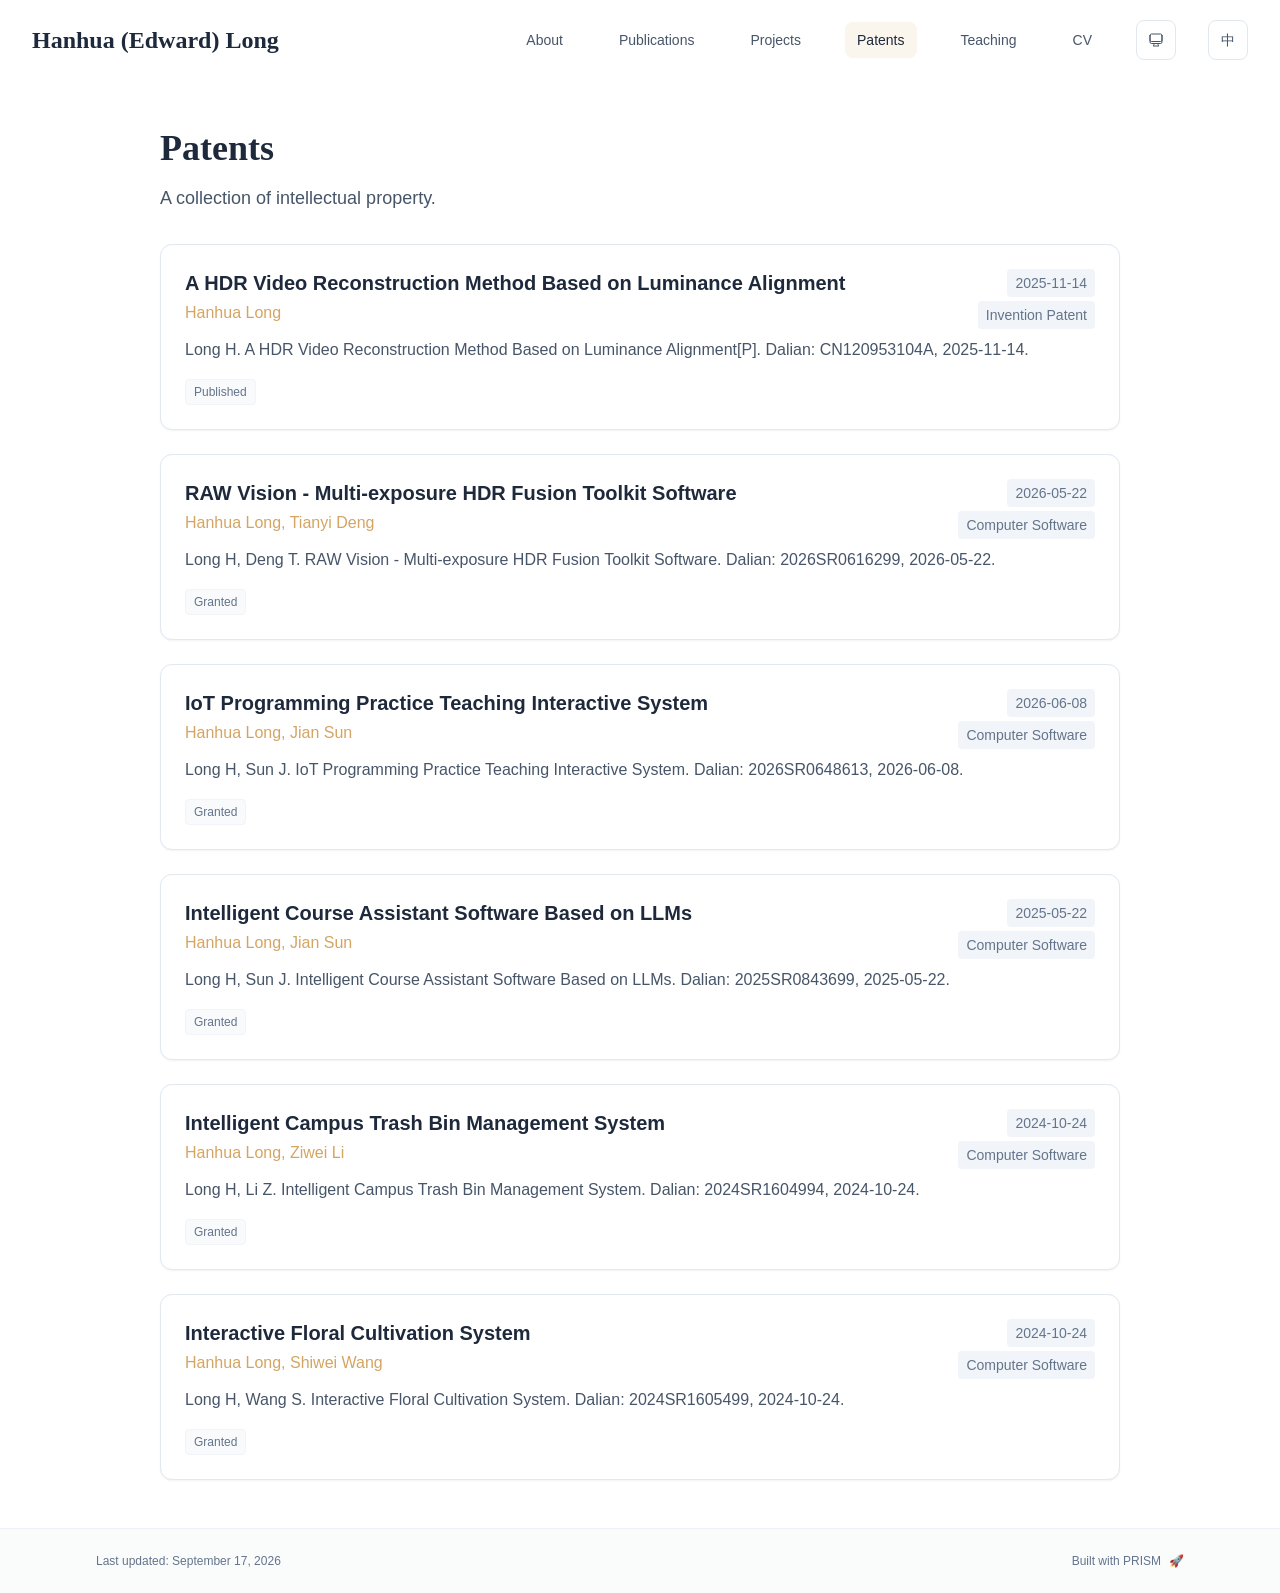
<file: patents/index.html>
<!DOCTYPE html><html lang="en" class="scroll-smooth"><head><meta charSet="utf-8"/><meta name="viewport" content="width=device-width, initial-scale=1"/><link rel="stylesheet" href="/_next/static/css/cb0a2efb18b02b60.css" data-precedence="next"/><link rel="preload" as="script" fetchPriority="low" href="/_next/static/chunks/webpack-679b75d1c4c2027c.js"/><script src="/_next/static/chunks/4bd1b696-70b6d399998de86a.js" async=""></script><script src="/_next/static/chunks/684-5aaa8290a129f299.js" async=""></script><script src="/_next/static/chunks/main-app-e8cd16d61beea313.js" async=""></script><script src="/_next/static/chunks/458-673854777400c410.js" async=""></script><script src="/_next/static/chunks/874-6cc630662f3664af.js" async=""></script><script src="/_next/static/chunks/773-5a6ac09c124c43b1.js" async=""></script><script src="/_next/static/chunks/app/layout-5ff2c9095ad9732a.js" async=""></script><script src="/_next/static/chunks/178-595a94b9af1e67b5.js" async=""></script><script src="/_next/static/chunks/748-6fe9e14aeb28f91c.js" async=""></script><script src="/_next/static/chunks/app/%5Bslug%5D/page-77c82a02fefe698b.js" async=""></script><link rel="icon" href="/favicon.svg" type="image/svg+xml"/><link rel="dns-prefetch" href="https://google-fonts.jialeliu.com"/><link rel="preconnect" href="https://google-fonts.jialeliu.com" crossorigin=""/><link rel="preload" as="style" href="https://google-fonts.jialeliu.com/css2?family=Inter:wght@300;400;500;600;700&amp;family=Crimson+Text:ital,wght@0,400;0,600;1,400&amp;display=swap"/><script>
              try {
                const saved = localStorage.getItem('lang-storage');
                const parsed = saved ? JSON.parse(saved) : null;
                const lang = parsed?.state?.lang || 'en';
                document.documentElement.lang = lang === 'zh' ? 'zh-CN' : 'en';
              } catch (e) {}
            </script><link rel="stylesheet" id="gfonts-css" href="https://google-fonts.jialeliu.com/css2?family=Inter:wght@300;400;500;600;700&amp;family=Crimson+Text:ital,wght@0,400;0,600;1,400&amp;display=swap" media="print"/><script>
              (function(){
                var l = document.getElementById('gfonts-css');
                if (!l) return;
                if (l.media !== 'all') {
                  l.addEventListener('load', function(){ try { l.media = 'all'; } catch(e){} });
                }
              })();
            </script><noscript><link rel="stylesheet" href="https://google-fonts.jialeliu.com/css2?family=Inter:wght@300;400;500;600;700&amp;family=Crimson+Text:ital,wght@0,400;0,600;1,400&amp;display=swap"/></noscript><script>
              try {
                const theme = localStorage.getItem('theme-storage');
                const parsed = theme ? JSON.parse(theme) : null;
                const setting = parsed?.state?.theme || 'system';
                const prefersDark = typeof window !== 'undefined' && window.matchMedia && window.matchMedia('(prefers-color-scheme: dark)').matches;
                const effective = setting === 'dark' ? 'dark' : (setting === 'light' ? 'light' : (prefersDark ? 'dark' : 'light'));
                var root = document.documentElement;
                root.classList.add(effective);
                root.setAttribute('data-theme', effective);
              } catch (e) {
                var root = document.documentElement;
                root.classList.add('light');
                root.setAttribute('data-theme', 'light');
              }
            </script><title>Patents | Hanhua (Edward) Long</title><meta name="description" content="A collection of intellectual property."/><meta name="author" content="Hanhua (Edward) Long"/><meta name="keywords" content="Hanhua (Edward) Long,PhD,Research,Dalian Neusoft University of Information"/><meta name="creator" content="Hanhua (Edward) Long"/><meta name="publisher" content="Hanhua (Edward) Long"/><meta property="og:title" content="Hanhua (Edward) Long"/><meta property="og:description" content="Lecturer at Dalian Neusoft University of Information."/><meta property="og:site_name" content="Hanhua (Edward) Long&#x27;s Academic Website"/><meta property="og:locale" content="en_US"/><meta property="og:type" content="website"/><meta name="twitter:card" content="summary"/><meta name="twitter:title" content="Hanhua (Edward) Long"/><meta name="twitter:description" content="Lecturer at Dalian Neusoft University of Information."/><link rel="icon" href="/favicon.svg"/><script>document.querySelectorAll('body link[rel="icon"], body link[rel="apple-touch-icon"]').forEach(el => document.head.appendChild(el))</script><script src="/_next/static/chunks/polyfills-42372ed130431b0a.js" noModule=""></script></head><body class="font-sans antialiased"><div style="visibility:hidden"><nav class="fixed top-0 left-0 right-0 z-50" data-headlessui-state=""><div class="transition-all duration-300 ease-out bg-transparent" style="transform:translateY(-100px)"><div class="max-w-7xl mx-auto px-4 sm:px-6 lg:px-8"><div class="flex justify-between items-center h-16 lg:h-20"><div class="flex-shrink-0" tabindex="0"><a class="text-xl lg:text-2xl font-serif font-semibold text-primary hover:text-accent transition-colors duration-200" href="/">Hanhua (Edward) Long</a></div><div class="hidden lg:block"><div class="ml-10 flex items-center space-x-8"><div class="flex items-baseline space-x-8"><a class="relative px-3 py-2 text-sm font-medium transition-all duration-200 rounded hover:bg-accent/10 hover:shadow-sm text-neutral-600 hover:text-primary" href="/"><span class="relative z-10">About</span></a><a class="relative px-3 py-2 text-sm font-medium transition-all duration-200 rounded hover:bg-accent/10 hover:shadow-sm text-neutral-600 hover:text-primary" href="/publications/"><span class="relative z-10">Publications</span></a><a class="relative px-3 py-2 text-sm font-medium transition-all duration-200 rounded hover:bg-accent/10 hover:shadow-sm text-neutral-600 hover:text-primary" href="/projects/"><span class="relative z-10">Projects</span></a><a class="relative px-3 py-2 text-sm font-medium transition-all duration-200 rounded hover:bg-accent/10 hover:shadow-sm text-primary" href="/patents/"><span class="relative z-10">Patents</span><div class="absolute inset-0 bg-accent/10 rounded-lg"></div></a><a class="relative px-3 py-2 text-sm font-medium transition-all duration-200 rounded hover:bg-accent/10 hover:shadow-sm text-neutral-600 hover:text-primary" href="/teaching/"><span class="relative z-10">Teaching</span></a><a class="relative px-3 py-2 text-sm font-medium transition-all duration-200 rounded hover:bg-accent/10 hover:shadow-sm text-neutral-600 hover:text-primary" href="/cv/"><span class="relative z-10">CV</span></a></div><div class="flex items-center justify-center w-10 h-10 rounded-lg border border-neutral-200 dark:border-[rgba(148,163,184,0.24)] bg-background dark:bg-neutral-800"><div class="w-4 h-4 rounded-full bg-neutral-300 animate-pulse"></div></div><div class="flex items-center justify-center w-10 h-10 rounded-lg border border-neutral-200 dark:border-[rgba(148,163,184,0.24)] bg-background dark:bg-neutral-800"><div class="w-6 h-3 rounded bg-neutral-300 animate-pulse"></div></div></div></div><div class="lg:hidden flex items-center space-x-2"><div class="flex items-center justify-center w-10 h-10 rounded-lg border border-neutral-200 dark:border-[rgba(148,163,184,0.24)] bg-background dark:bg-neutral-800"><div class="w-4 h-4 rounded-full bg-neutral-300 animate-pulse"></div></div><div class="flex items-center justify-center w-10 h-10 rounded-lg border border-neutral-200 dark:border-[rgba(148,163,184,0.24)] bg-background dark:bg-neutral-800"><div class="w-6 h-3 rounded bg-neutral-300 animate-pulse"></div></div><button class="inline-flex items-center justify-center p-2 rounded-md text-neutral-600 hover:text-primary hover:bg-neutral-100 dark:hover:bg-neutral-800 focus:outline-none focus:ring-2 focus:ring-inset focus:ring-accent transition-colors duration-200" id="headlessui-disclosure-button-«R7pdb»" type="button" aria-expanded="false" data-headlessui-state=""><span class="sr-only">Open main menu</span><div><svg xmlns="http://www.w3.org/2000/svg" fill="none" viewBox="0 0 24 24" stroke-width="1.5" stroke="currentColor" aria-hidden="true" data-slot="icon" class="block h-6 w-6"><path stroke-linecap="round" stroke-linejoin="round" d="M3.75 6.75h16.5M3.75 12h16.5m-16.5 5.25h16.5"></path></svg></div></button></div></div></div></div></nav><main class="min-h-screen pt-16 lg:pt-20"><div class="max-w-5xl mx-auto px-4 sm:px-6 lg:px-8 py-12"><div style="opacity:0;transform:translateY(20px)"><div class="mb-8"><h1 class="text-4xl font-serif font-bold text-primary mb-4">Patents</h1><p class="text-lg text-neutral-600 dark:text-neutral-500 max-w-2xl">A collection of intellectual property.</p></div><div class="grid gap-6"><div class="bg-white dark:bg-neutral-900 p-6 rounded-xl shadow-sm border border-neutral-200 dark:border-neutral-800 hover:shadow-lg transition-all duration-200 hover:scale-[1.01]" style="opacity:0;transform:translateY(20px)"><div class="flex justify-between items-start mb-2 gap-4"><div class="flex flex-col min-w-0"><h3 class="text-xl font-semibold text-primary">A HDR Video Reconstruction Method Based on Luminance Alignment</h3><p class="text-base text-accent font-medium mt-1">Hanhua Long</p></div><div class="flex flex-col items-end gap-1 shrink-0"><span class="text-sm text-neutral-500 font-medium bg-neutral-100 dark:bg-neutral-800 px-2 py-1 rounded">2025-11-14</span><span class="text-sm text-neutral-500 font-medium bg-neutral-100 dark:bg-neutral-800 px-2 py-1 rounded">Invention Patent</span></div></div><p class="text-base text-neutral-600 dark:text-neutral-500 leading-relaxed">Long H. A HDR Video Reconstruction Method Based on Luminance Alignment[P]. Dalian: CN120953104A, 2025-11-14.</p><div class="flex flex-wrap gap-2 mt-4"><span class="text-xs text-neutral-500 bg-neutral-50 dark:bg-neutral-800/50 px-2 py-1 rounded border border-neutral-100 dark:border-neutral-800">Published</span></div></div><div class="bg-white dark:bg-neutral-900 p-6 rounded-xl shadow-sm border border-neutral-200 dark:border-neutral-800 hover:shadow-lg transition-all duration-200 hover:scale-[1.01]" style="opacity:0;transform:translateY(20px)"><div class="flex justify-between items-start mb-2 gap-4"><div class="flex flex-col min-w-0"><h3 class="text-xl font-semibold text-primary">RAW Vision - Multi-exposure HDR Fusion Toolkit Software</h3><p class="text-base text-accent font-medium mt-1">Hanhua Long, Tianyi Deng</p></div><div class="flex flex-col items-end gap-1 shrink-0"><span class="text-sm text-neutral-500 font-medium bg-neutral-100 dark:bg-neutral-800 px-2 py-1 rounded">2026-05-22</span><span class="text-sm text-neutral-500 font-medium bg-neutral-100 dark:bg-neutral-800 px-2 py-1 rounded">Computer Software</span></div></div><p class="text-base text-neutral-600 dark:text-neutral-500 leading-relaxed">Long H, Deng T. RAW Vision - Multi-exposure HDR Fusion Toolkit Software. Dalian: 2026SR0616299, 2026-05-22.</p><div class="flex flex-wrap gap-2 mt-4"><span class="text-xs text-neutral-500 bg-neutral-50 dark:bg-neutral-800/50 px-2 py-1 rounded border border-neutral-100 dark:border-neutral-800">Granted</span></div></div><div class="bg-white dark:bg-neutral-900 p-6 rounded-xl shadow-sm border border-neutral-200 dark:border-neutral-800 hover:shadow-lg transition-all duration-200 hover:scale-[1.01]" style="opacity:0;transform:translateY(20px)"><div class="flex justify-between items-start mb-2 gap-4"><div class="flex flex-col min-w-0"><h3 class="text-xl font-semibold text-primary">IoT Programming Practice Teaching Interactive System</h3><p class="text-base text-accent font-medium mt-1">Hanhua Long, Jian Sun</p></div><div class="flex flex-col items-end gap-1 shrink-0"><span class="text-sm text-neutral-500 font-medium bg-neutral-100 dark:bg-neutral-800 px-2 py-1 rounded">2026-06-08</span><span class="text-sm text-neutral-500 font-medium bg-neutral-100 dark:bg-neutral-800 px-2 py-1 rounded">Computer Software</span></div></div><p class="text-base text-neutral-600 dark:text-neutral-500 leading-relaxed">Long H, Sun J. IoT Programming Practice Teaching Interactive System. Dalian: 2026SR0648613, 2026-06-08.</p><div class="flex flex-wrap gap-2 mt-4"><span class="text-xs text-neutral-500 bg-neutral-50 dark:bg-neutral-800/50 px-2 py-1 rounded border border-neutral-100 dark:border-neutral-800">Granted</span></div></div><div class="bg-white dark:bg-neutral-900 p-6 rounded-xl shadow-sm border border-neutral-200 dark:border-neutral-800 hover:shadow-lg transition-all duration-200 hover:scale-[1.01]" style="opacity:0;transform:translateY(20px)"><div class="flex justify-between items-start mb-2 gap-4"><div class="flex flex-col min-w-0"><h3 class="text-xl font-semibold text-primary">Intelligent Course Assistant Software Based on LLMs</h3><p class="text-base text-accent font-medium mt-1">Hanhua Long, Jian Sun</p></div><div class="flex flex-col items-end gap-1 shrink-0"><span class="text-sm text-neutral-500 font-medium bg-neutral-100 dark:bg-neutral-800 px-2 py-1 rounded">2025-05-22</span><span class="text-sm text-neutral-500 font-medium bg-neutral-100 dark:bg-neutral-800 px-2 py-1 rounded">Computer Software</span></div></div><p class="text-base text-neutral-600 dark:text-neutral-500 leading-relaxed">Long H, Sun J. Intelligent Course Assistant Software Based on LLMs. Dalian: 2025SR0843699, 2025-05-22.</p><div class="flex flex-wrap gap-2 mt-4"><span class="text-xs text-neutral-500 bg-neutral-50 dark:bg-neutral-800/50 px-2 py-1 rounded border border-neutral-100 dark:border-neutral-800">Granted</span></div></div><div class="bg-white dark:bg-neutral-900 p-6 rounded-xl shadow-sm border border-neutral-200 dark:border-neutral-800 hover:shadow-lg transition-all duration-200 hover:scale-[1.01]" style="opacity:0;transform:translateY(20px)"><div class="flex justify-between items-start mb-2 gap-4"><div class="flex flex-col min-w-0"><h3 class="text-xl font-semibold text-primary">Intelligent Campus Trash Bin Management System</h3><p class="text-base text-accent font-medium mt-1">Hanhua Long, Ziwei Li</p></div><div class="flex flex-col items-end gap-1 shrink-0"><span class="text-sm text-neutral-500 font-medium bg-neutral-100 dark:bg-neutral-800 px-2 py-1 rounded">2024-10-24</span><span class="text-sm text-neutral-500 font-medium bg-neutral-100 dark:bg-neutral-800 px-2 py-1 rounded">Computer Software</span></div></div><p class="text-base text-neutral-600 dark:text-neutral-500 leading-relaxed">Long H, Li Z. Intelligent Campus Trash Bin Management System. Dalian: 2024SR1604994, 2024-10-24.</p><div class="flex flex-wrap gap-2 mt-4"><span class="text-xs text-neutral-500 bg-neutral-50 dark:bg-neutral-800/50 px-2 py-1 rounded border border-neutral-100 dark:border-neutral-800">Granted</span></div></div><div class="bg-white dark:bg-neutral-900 p-6 rounded-xl shadow-sm border border-neutral-200 dark:border-neutral-800 hover:shadow-lg transition-all duration-200 hover:scale-[1.01]" style="opacity:0;transform:translateY(20px)"><div class="flex justify-between items-start mb-2 gap-4"><div class="flex flex-col min-w-0"><h3 class="text-xl font-semibold text-primary">Interactive Floral Cultivation System</h3><p class="text-base text-accent font-medium mt-1">Hanhua Long, Shiwei Wang</p></div><div class="flex flex-col items-end gap-1 shrink-0"><span class="text-sm text-neutral-500 font-medium bg-neutral-100 dark:bg-neutral-800 px-2 py-1 rounded">2024-10-24</span><span class="text-sm text-neutral-500 font-medium bg-neutral-100 dark:bg-neutral-800 px-2 py-1 rounded">Computer Software</span></div></div><p class="text-base text-neutral-600 dark:text-neutral-500 leading-relaxed">Long H, Wang S. Interactive Floral Cultivation System. Dalian: 2024SR1605499, 2024-10-24.</p><div class="flex flex-wrap gap-2 mt-4"><span class="text-xs text-neutral-500 bg-neutral-50 dark:bg-neutral-800/50 px-2 py-1 rounded border border-neutral-100 dark:border-neutral-800">Granted</span></div></div></div></div></div><!--$--><!--/$--><!--$--><!--/$--></main><footer class="border-t border-neutral-200/50 bg-neutral-50/50 dark:bg-neutral-900/50 dark:border-neutral-700/50"><div class="max-w-6xl mx-auto px-4 sm:px-6 lg:px-8 py-6"><div class="flex flex-col sm:flex-row justify-between items-center gap-2"><p class="text-xs text-neutral-500">Last updated: <!-- -->September 17, 2026</p><p class="text-xs text-neutral-500 flex items-center"><a href="https://github.com/xyjoey/PRISM" target="_blank" rel="noopener noreferrer">Built with PRISM</a><span class="ml-2">🚀</span></p></div></div></footer></div><script src="/_next/static/chunks/webpack-679b75d1c4c2027c.js" async=""></script><script>(self.__next_f=self.__next_f||[]).push([0])</script><script>self.__next_f.push([1,"1:\"$Sreact.fragment\"\n2:I[3719,[\"458\",\"static/chunks/458-673854777400c410.js\",\"874\",\"static/chunks/874-6cc630662f3664af.js\",\"773\",\"static/chunks/773-5a6ac09c124c43b1.js\",\"177\",\"static/chunks/app/layout-5ff2c9095ad9732a.js\"],\"ThemeProvider\"]\n3:I[4574,[\"458\",\"static/chunks/458-673854777400c410.js\",\"874\",\"static/chunks/874-6cc630662f3664af.js\",\"773\",\"static/chunks/773-5a6ac09c124c43b1.js\",\"177\",\"static/chunks/app/layout-5ff2c9095ad9732a.js\"],\"default\"]\n4:I[7555,[],\"\"]\n5:I[1295,[],\"\"]\n6:I[2548,[\"458\",\"static/chunks/458-673854777400c410.js\",\"874\",\"static/chunks/874-6cc630662f3664af.js\",\"773\",\"static/chunks/773-5a6ac09c124c43b1.js\",\"177\",\"static/chunks/app/layout-5ff2c9095ad9732a.js\"],\"default\"]\n8:I[9665,[],\"MetadataBoundary\"]\na:I[9665,[],\"OutletBoundary\"]\nd:I[4911,[],\"AsyncMetadataOutlet\"]\nf:I[9665,[],\"ViewportBoundary\"]\n11:I[6614,[],\"\"]\n:HL[\"/_next/static/css/cb0a2efb18b02b60.css\",\"style\"]\n"])</script><script>self.__next_f.push([1,"0:{\"P\":null,\"b\":\"Ehc_63ACqB8p6SwyG5XPA\",\"p\":\"\",\"c\":[\"\",\"patents\",\"\"],\"i\":false,\"f\":[[[\"\",{\"children\":[[\"slug\",\"patents\",\"d\"],{\"children\":[\"__PAGE__\",{}]}]},\"$undefined\",\"$undefined\",true],[\"\",[\"$\",\"$1\",\"c\",{\"children\":[[[\"$\",\"link\",\"0\",{\"rel\":\"stylesheet\",\"href\":\"/_next/static/css/cb0a2efb18b02b60.css\",\"precedence\":\"next\",\"crossOrigin\":\"$undefined\",\"nonce\":\"$undefined\"}]],[\"$\",\"html\",null,{\"lang\":\"en\",\"className\":\"scroll-smooth\",\"suppressHydrationWarning\":true,\"children\":[[\"$\",\"head\",null,{\"children\":[[\"$\",\"link\",null,{\"rel\":\"icon\",\"href\":\"/favicon.svg\",\"type\":\"image/svg+xml\"}],[\"$\",\"script\",null,{\"dangerouslySetInnerHTML\":{\"__html\":\"\\n              try {\\n                const saved = localStorage.getItem('lang-storage');\\n                const parsed = saved ? JSON.parse(saved) : null;\\n                const lang = parsed?.state?.lang || 'en';\\n                document.documentElement.lang = lang === 'zh' ? 'zh-CN' : 'en';\\n              } catch (e) {}\\n            \"}}],[\"$\",\"link\",null,{\"rel\":\"dns-prefetch\",\"href\":\"https://google-fonts.jialeliu.com\"}],[\"$\",\"link\",null,{\"rel\":\"preconnect\",\"href\":\"https://google-fonts.jialeliu.com\",\"crossOrigin\":\"\"}],[\"$\",\"link\",null,{\"rel\":\"preload\",\"as\":\"style\",\"href\":\"https://google-fonts.jialeliu.com/css2?family=Inter:wght@300;400;500;600;700\u0026family=Crimson+Text:ital,wght@0,400;0,600;1,400\u0026display=swap\"}],[\"$\",\"link\",null,{\"rel\":\"stylesheet\",\"id\":\"gfonts-css\",\"href\":\"https://google-fonts.jialeliu.com/css2?family=Inter:wght@300;400;500;600;700\u0026family=Crimson+Text:ital,wght@0,400;0,600;1,400\u0026display=swap\",\"media\":\"print\",\"suppressHydrationWarning\":true}],[\"$\",\"script\",null,{\"dangerouslySetInnerHTML\":{\"__html\":\"\\n              (function(){\\n                var l = document.getElementById('gfonts-css');\\n                if (!l) return;\\n                if (l.media !== 'all') {\\n                  l.addEventListener('load', function(){ try { l.media = 'all'; } catch(e){} });\\n                }\\n              })();\\n            \"}}],[\"$\",\"noscript\",null,{\"children\":[\"$\",\"link\",null,{\"rel\":\"stylesheet\",\"href\":\"https://google-fonts.jialeliu.com/css2?family=Inter:wght@300;400;500;600;700\u0026family=Crimson+Text:ital,wght@0,400;0,600;1,400\u0026display=swap\"}]}],[\"$\",\"script\",null,{\"dangerouslySetInnerHTML\":{\"__html\":\"\\n              try {\\n                const theme = localStorage.getItem('theme-storage');\\n                const parsed = theme ? JSON.parse(theme) : null;\\n                const setting = parsed?.state?.theme || 'system';\\n                const prefersDark = typeof window !== 'undefined' \u0026\u0026 window.matchMedia \u0026\u0026 window.matchMedia('(prefers-color-scheme: dark)').matches;\\n                const effective = setting === 'dark' ? 'dark' : (setting === 'light' ? 'light' : (prefersDark ? 'dark' : 'light'));\\n                var root = document.documentElement;\\n                root.classList.add(effective);\\n                root.setAttribute('data-theme', effective);\\n              } catch (e) {\\n                var root = document.documentElement;\\n                root.classList.add('light');\\n                root.setAttribute('data-theme', 'light');\\n              }\\n            \"}}]]}],[\"$\",\"body\",null,{\"className\":\"font-sans antialiased\",\"children\":[\"$\",\"$L2\",null,{\"children\":[[\"$\",\"$L3\",null,{\"itemsByLang\":{\"en\":[{\"title\":\"About\",\"type\":\"page\",\"target\":\"about\",\"href\":\"/\"},{\"title\":\"Publications\",\"type\":\"page\",\"target\":\"publications\",\"href\":\"/publications\"},{\"title\":\"Projects\",\"type\":\"page\",\"target\":\"projects\",\"href\":\"/projects\"},{\"title\":\"Patents\",\"type\":\"page\",\"target\":\"patents\",\"href\":\"/patents\"},{\"title\":\"Teaching\",\"type\":\"page\",\"target\":\"teaching\",\"href\":\"/teaching\"},{\"title\":\"CV\",\"type\":\"page\",\"target\":\"cv\",\"href\":\"/cv\"}],\"zh\":[{\"title\":\"关于\",\"type\":\"page\",\"target\":\"about\",\"href\":\"/\"},{\"title\":\"论文\",\"type\":\"page\",\"target\":\"publications\",\"href\":\"/publications\"},{\"title\":\"项目\",\"type\":\"page\",\"target\":\"projects\",\"href\":\"/projects\"},{\"title\":\"专利\",\"type\":\"page\",\"target\":\"patents\",\"href\":\"/patents\"},{\"title\":\"教学\",\"type\":\"page\",\"target\":\"teaching\",\"href\":\"/teaching\"},{\"title\":\"简历\",\"type\":\"page\",\"target\":\"cv\",\"href\":\"/cv\"}]},\"siteTitle\":{\"en\":\"Hanhua (Edward) Long\",\"zh\":\"龙瀚华\"},\"enableOnePageMode\":false}],[\"$\",\"main\",null,{\"className\":\"min-h-screen pt-16 lg:pt-20\",\"children\":[\"$\",\"$L4\",null,{\"parallelRouterKey\":\"children\",\"error\":\"$undefined\",\"errorStyles\":\"$undefined\",\"errorScripts\":\"$undefined\",\"template\":[\"$\",\"$L5\",null,{}],\"templateStyles\":\"$undefined\",\"templateScripts\":\"$undefined\",\"notFound\":[[[\"$\",\"title\",null,{\"children\":\"404: This page could not be found.\"}],[\"$\",\"div\",null,{\"style\":{\"fontFamily\":\"system-ui,\\\"Segoe UI\\\",Roboto,Helvetica,Arial,sans-serif,\\\"Apple Color Emoji\\\",\\\"Segoe UI Emoji\\\"\",\"height\":\"100vh\",\"textAlign\":\"center\",\"display\":\"flex\",\"flexDirection\":\"column\",\"alignItems\":\"center\",\"justifyContent\":\"center\"},\"children\":[\"$\",\"div\",null,{\"children\":[[\"$\",\"style\",null,{\"dangerouslySetInnerHTML\":{\"__html\":\"body{color:#000;background:#fff;margin:0}.next-error-h1{border-right:1px solid rgba(0,0,0,.3)}@media (prefers-color-scheme:dark){body{color:#fff;background:#000}.next-error-h1{border-right:1px solid rgba(255,255,255,.3)}}\"}}],[\"$\",\"h1\",null,{\"className\":\"next-error-h1\",\"style\":{\"display\":\"inline-block\",\"margin\":\"0 20px 0 0\",\"padding\":\"0 23px 0 0\",\"fontSize\":24,\"fontWeight\":500,\"verticalAlign\":\"top\",\"lineHeight\":\"49px\"},\"children\":404}],[\"$\",\"div\",null,{\"style\":{\"display\":\"inline-block\"},\"children\":[\"$\",\"h2\",null,{\"style\":{\"fontSize\":14,\"fontWeight\":400,\"lineHeight\":\"49px\",\"margin\":0},\"children\":\"This page could not be found.\"}]}]]}]}]],[]],\"forbidden\":\"$undefined\",\"unauthorized\":\"$undefined\"}]}],[\"$\",\"$L6\",null,{\"lastUpdated\":\"September 17, 2026\"}]]}]}]]}]]}],{\"children\":[[\"slug\",\"patents\",\"d\"],[\"$\",\"$1\",\"c\",{\"children\":[null,[\"$\",\"$L4\",null,{\"parallelRouterKey\":\"children\",\"error\":\"$undefined\",\"errorStyles\":\"$undefined\",\"errorScripts\":\"$undefined\",\"template\":[\"$\",\"$L5\",null,{}],\"templateStyles\":\"$undefined\",\"templateScripts\":\"$undefined\",\"notFound\":\"$undefined\",\"forbidden\":\"$undefined\",\"unauthorized\":\"$undefined\"}]]}],{\"children\":[\"__PAGE__\",[\"$\",\"$1\",\"c\",{\"children\":[\"$L7\",[\"$\",\"$L8\",null,{\"children\":\"$L9\"}],null,[\"$\",\"$La\",null,{\"children\":[\"$Lb\",\"$Lc\",[\"$\",\"$Ld\",null,{\"promise\":\"$@e\"}]]}]]}],{},null,false]},null,false]},null,false],[\"$\",\"$1\",\"h\",{\"children\":[null,[\"$\",\"$1\",\"u7XGoi48UYyeAgblt1sur\",{\"children\":[[\"$\",\"$Lf\",null,{\"children\":\"$L10\"}],null]}],null]}],false]],\"m\":\"$undefined\",\"G\":[\"$11\",\"$undefined\"],\"s\":false,\"S\":true}\n"])</script><script>self.__next_f.push([1,"12:\"$Sreact.suspense\"\n13:I[4911,[],\"AsyncMetadata\"]\n15:I[3684,[\"458\",\"static/chunks/458-673854777400c410.js\",\"178\",\"static/chunks/178-595a94b9af1e67b5.js\",\"748\",\"static/chunks/748-6fe9e14aeb28f91c.js\",\"182\",\"static/chunks/app/%5Bslug%5D/page-77c82a02fefe698b.js\"],\"default\"]\n9:[\"$\",\"$12\",null,{\"fallback\":null,\"children\":[\"$\",\"$L13\",null,{\"promise\":\"$@14\"}]}]\n"])</script><script>self.__next_f.push([1,"7:[\"$\",\"div\",null,{\"className\":\"max-w-5xl mx-auto px-4 sm:px-6 lg:px-8 py-12\",\"children\":[false,false,[\"$\",\"$L15\",null,{\"config\":{\"en\":{\"type\":\"card\",\"title\":\"Patents\",\"description\":\"A collection of intellectual property.\",\"items\":[{\"title\":\"A HDR Video Reconstruction Method Based on Luminance Alignment\",\"subtitle\":\"Hanhua Long\",\"date\":\"2025-11-14\",\"content\":\"Long H. A HDR Video Reconstruction Method Based on Luminance Alignment[P]. Dalian: CN120953104A, 2025-11-14.\",\"badge\":\"Invention Patent\",\"tags\":[\"Published\"]},{\"title\":\"RAW Vision - Multi-exposure HDR Fusion Toolkit Software\",\"subtitle\":\"Hanhua Long, Tianyi Deng\",\"date\":\"2026-05-22\",\"content\":\"Long H, Deng T. RAW Vision - Multi-exposure HDR Fusion Toolkit Software. Dalian: 2026SR0616299, 2026-05-22.\",\"badge\":\"Computer Software\",\"tags\":[\"Granted\"]},{\"title\":\"IoT Programming Practice Teaching Interactive System\",\"subtitle\":\"Hanhua Long, Jian Sun\",\"date\":\"2026-06-08\",\"content\":\"Long H, Sun J. IoT Programming Practice Teaching Interactive System. Dalian: 2026SR0648613, 2026-06-08.\",\"badge\":\"Computer Software\",\"tags\":[\"Granted\"]},{\"title\":\"Intelligent Course Assistant Software Based on LLMs\",\"subtitle\":\"Hanhua Long, Jian Sun\",\"date\":\"2025-05-22\",\"content\":\"Long H, Sun J. Intelligent Course Assistant Software Based on LLMs. Dalian: 2025SR0843699, 2025-05-22.\",\"badge\":\"Computer Software\",\"tags\":[\"Granted\"]},{\"title\":\"Intelligent Campus Trash Bin Management System\",\"subtitle\":\"Hanhua Long, Ziwei Li\",\"date\":\"2024-10-24\",\"content\":\"Long H, Li Z. Intelligent Campus Trash Bin Management System. Dalian: 2024SR1604994, 2024-10-24.\",\"badge\":\"Computer Software\",\"tags\":[\"Granted\"]},{\"title\":\"Interactive Floral Cultivation System\",\"subtitle\":\"Hanhua Long, Shiwei Wang\",\"date\":\"2024-10-24\",\"content\":\"Long H, Wang S. Interactive Floral Cultivation System. Dalian: 2024SR1605499, 2024-10-24.\",\"badge\":\"Computer Software\",\"tags\":[\"Granted\"]}]},\"zh\":{\"type\":\"card\",\"title\":\"专利\",\"description\":\"知识产权成果。\",\"items\":[{\"title\":\"一种基于亮度对齐的HDR视频重建方法\",\"subtitle\":\"龙瀚华\",\"date\":\"2025-11-14\",\"badge\":\"发明专利\",\"content\":\"Long H. A HDR Video Reconstruction Method Based on Luminance Alignment[P]. Dalian: CN120953104A, 2025-11-14.\",\"tags\":[\"已公开\"]},{\"title\":\"RAW焕影-多曝光HDR融合工具箱软件\",\"subtitle\":\"龙瀚华，邓天一\",\"date\":\"2026-05-22\",\"content\":\"Long H, Deng T. RAW Vision - Multi-exposure HDR Fusion Toolkit Software. Dalian: 2026SR0616299, 2026-05-22.\",\"badge\":\"软件著作权\",\"tags\":[\"已授权\"]},{\"title\":\"物联网编程实践教学互动系统\",\"subtitle\":\"龙瀚华，孙建\",\"date\":\"2026-06-08\",\"content\":\"Long H, Sun J. IoT Programming Practice Teaching Interactive System. Dalian: 2026SR0648613, 2026-06-08.\",\"badge\":\"软件著作权\",\"tags\":[\"已授权\"]},{\"title\":\"基于大模型的智慧课程助手软件\",\"subtitle\":\"龙瀚华，孙建\",\"date\":\"2025-05-22\",\"badge\":\"软件著作权\",\"content\":\"Long H, Sun J. Intelligent Course Assistant Software Based on LLMs. Dalian: 2025SR0843699, 2025-05-22.\",\"tags\":[\"已授权\"]},{\"title\":\"智能校园垃圾桶管理系统\",\"subtitle\":\"龙瀚华，李子维\",\"date\":\"2024-10-24\",\"badge\":\"软件著作权\",\"content\":\"Long H, Li Z. Intelligent Campus Trash Bin Management System. Dalian: 2024SR1604994, 2024-10-24.\",\"tags\":[\"已授权\"]},{\"title\":\"交互式花卉养殖系统\",\"subtitle\":\"龙瀚华，王世伟\",\"date\":\"2024-10-24\",\"badge\":\"软件著作权\",\"content\":\"Long H, Wang S. Interactive Floral Cultivation System. Dalian: 2024SR1605499, 2024-10-24.\",\"tags\":[\"已授权\"]}]}}}]]}]\n"])</script><script>self.__next_f.push([1,"c:null\n"])</script><script>self.__next_f.push([1,"10:[[\"$\",\"meta\",\"0\",{\"charSet\":\"utf-8\"}],[\"$\",\"meta\",\"1\",{\"name\":\"viewport\",\"content\":\"width=device-width, initial-scale=1\"}]]\nb:null\n"])</script><script>self.__next_f.push([1,"14:{\"metadata\":[[\"$\",\"title\",\"0\",{\"children\":\"Patents | Hanhua (Edward) Long\"}],[\"$\",\"meta\",\"1\",{\"name\":\"description\",\"content\":\"A collection of intellectual property.\"}],[\"$\",\"meta\",\"2\",{\"name\":\"author\",\"content\":\"Hanhua (Edward) Long\"}],[\"$\",\"meta\",\"3\",{\"name\":\"keywords\",\"content\":\"Hanhua (Edward) Long,PhD,Research,Dalian Neusoft University of Information\"}],[\"$\",\"meta\",\"4\",{\"name\":\"creator\",\"content\":\"Hanhua (Edward) Long\"}],[\"$\",\"meta\",\"5\",{\"name\":\"publisher\",\"content\":\"Hanhua (Edward) Long\"}],[\"$\",\"meta\",\"6\",{\"property\":\"og:title\",\"content\":\"Hanhua (Edward) Long\"}],[\"$\",\"meta\",\"7\",{\"property\":\"og:description\",\"content\":\"Lecturer at Dalian Neusoft University of Information.\"}],[\"$\",\"meta\",\"8\",{\"property\":\"og:site_name\",\"content\":\"Hanhua (Edward) Long's Academic Website\"}],[\"$\",\"meta\",\"9\",{\"property\":\"og:locale\",\"content\":\"en_US\"}],[\"$\",\"meta\",\"10\",{\"property\":\"og:type\",\"content\":\"website\"}],[\"$\",\"meta\",\"11\",{\"name\":\"twitter:card\",\"content\":\"summary\"}],[\"$\",\"meta\",\"12\",{\"name\":\"twitter:title\",\"content\":\"Hanhua (Edward) Long\"}],[\"$\",\"meta\",\"13\",{\"name\":\"twitter:description\",\"content\":\"Lecturer at Dalian Neusoft University of Information.\"}],[\"$\",\"link\",\"14\",{\"rel\":\"icon\",\"href\":\"/favicon.svg\"}]],\"error\":null,\"digest\":\"$undefined\"}\ne:{\"metadata\":\"$14:metadata\",\"error\":null,\"digest\":\"$undefined\"}\n"])</script></body></html>
</file>
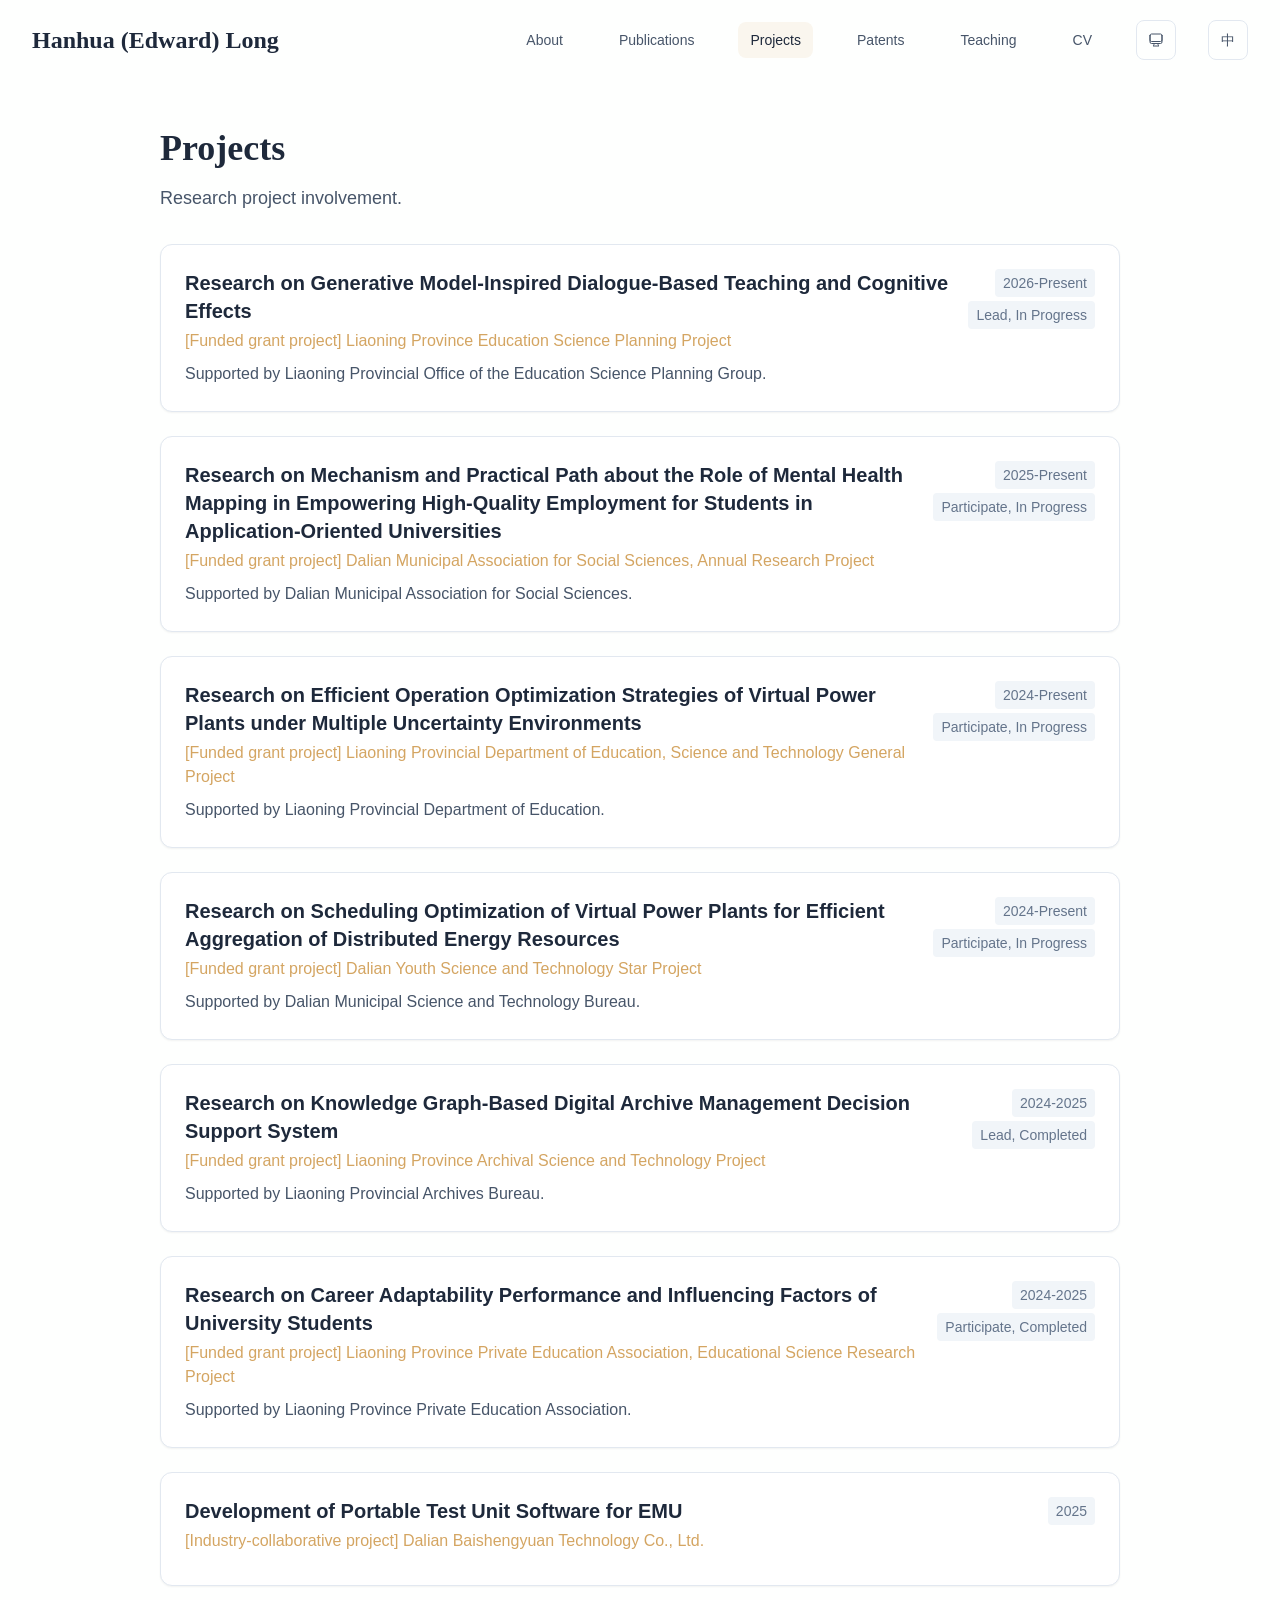
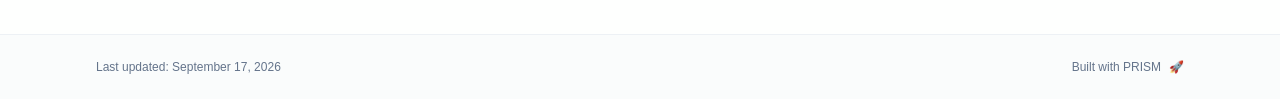
<file: projects/index.html>
<!DOCTYPE html><html lang="en" class="scroll-smooth"><head><meta charSet="utf-8"/><meta name="viewport" content="width=device-width, initial-scale=1"/><link rel="stylesheet" href="/_next/static/css/cb0a2efb18b02b60.css" data-precedence="next"/><link rel="preload" as="script" fetchPriority="low" href="/_next/static/chunks/webpack-679b75d1c4c2027c.js"/><script src="/_next/static/chunks/4bd1b696-70b6d399998de86a.js" async=""></script><script src="/_next/static/chunks/684-5aaa8290a129f299.js" async=""></script><script src="/_next/static/chunks/main-app-e8cd16d61beea313.js" async=""></script><script src="/_next/static/chunks/458-673854777400c410.js" async=""></script><script src="/_next/static/chunks/874-6cc630662f3664af.js" async=""></script><script src="/_next/static/chunks/773-5a6ac09c124c43b1.js" async=""></script><script src="/_next/static/chunks/app/layout-5ff2c9095ad9732a.js" async=""></script><script src="/_next/static/chunks/178-595a94b9af1e67b5.js" async=""></script><script src="/_next/static/chunks/748-6fe9e14aeb28f91c.js" async=""></script><script src="/_next/static/chunks/app/%5Bslug%5D/page-77c82a02fefe698b.js" async=""></script><link rel="icon" href="/favicon.svg" type="image/svg+xml"/><link rel="dns-prefetch" href="https://google-fonts.jialeliu.com"/><link rel="preconnect" href="https://google-fonts.jialeliu.com" crossorigin=""/><link rel="preload" as="style" href="https://google-fonts.jialeliu.com/css2?family=Inter:wght@300;400;500;600;700&amp;family=Crimson+Text:ital,wght@0,400;0,600;1,400&amp;display=swap"/><script>
              try {
                const saved = localStorage.getItem('lang-storage');
                const parsed = saved ? JSON.parse(saved) : null;
                const lang = parsed?.state?.lang || 'en';
                document.documentElement.lang = lang === 'zh' ? 'zh-CN' : 'en';
              } catch (e) {}
            </script><link rel="stylesheet" id="gfonts-css" href="https://google-fonts.jialeliu.com/css2?family=Inter:wght@300;400;500;600;700&amp;family=Crimson+Text:ital,wght@0,400;0,600;1,400&amp;display=swap" media="print"/><script>
              (function(){
                var l = document.getElementById('gfonts-css');
                if (!l) return;
                if (l.media !== 'all') {
                  l.addEventListener('load', function(){ try { l.media = 'all'; } catch(e){} });
                }
              })();
            </script><noscript><link rel="stylesheet" href="https://google-fonts.jialeliu.com/css2?family=Inter:wght@300;400;500;600;700&amp;family=Crimson+Text:ital,wght@0,400;0,600;1,400&amp;display=swap"/></noscript><script>
              try {
                const theme = localStorage.getItem('theme-storage');
                const parsed = theme ? JSON.parse(theme) : null;
                const setting = parsed?.state?.theme || 'system';
                const prefersDark = typeof window !== 'undefined' && window.matchMedia && window.matchMedia('(prefers-color-scheme: dark)').matches;
                const effective = setting === 'dark' ? 'dark' : (setting === 'light' ? 'light' : (prefersDark ? 'dark' : 'light'));
                var root = document.documentElement;
                root.classList.add(effective);
                root.setAttribute('data-theme', effective);
              } catch (e) {
                var root = document.documentElement;
                root.classList.add('light');
                root.setAttribute('data-theme', 'light');
              }
            </script><title>Projects | Hanhua (Edward) Long</title><meta name="description" content="Research project involvement."/><meta name="author" content="Hanhua (Edward) Long"/><meta name="keywords" content="Hanhua (Edward) Long,PhD,Research,Dalian Neusoft University of Information"/><meta name="creator" content="Hanhua (Edward) Long"/><meta name="publisher" content="Hanhua (Edward) Long"/><meta property="og:title" content="Hanhua (Edward) Long"/><meta property="og:description" content="Lecturer at Dalian Neusoft University of Information."/><meta property="og:site_name" content="Hanhua (Edward) Long&#x27;s Academic Website"/><meta property="og:locale" content="en_US"/><meta property="og:type" content="website"/><meta name="twitter:card" content="summary"/><meta name="twitter:title" content="Hanhua (Edward) Long"/><meta name="twitter:description" content="Lecturer at Dalian Neusoft University of Information."/><link rel="icon" href="/favicon.svg"/><script>document.querySelectorAll('body link[rel="icon"], body link[rel="apple-touch-icon"]').forEach(el => document.head.appendChild(el))</script><script src="/_next/static/chunks/polyfills-42372ed130431b0a.js" noModule=""></script></head><body class="font-sans antialiased"><div style="visibility:hidden"><nav class="fixed top-0 left-0 right-0 z-50" data-headlessui-state=""><div class="transition-all duration-300 ease-out bg-transparent" style="transform:translateY(-100px)"><div class="max-w-7xl mx-auto px-4 sm:px-6 lg:px-8"><div class="flex justify-between items-center h-16 lg:h-20"><div class="flex-shrink-0" tabindex="0"><a class="text-xl lg:text-2xl font-serif font-semibold text-primary hover:text-accent transition-colors duration-200" href="/">Hanhua (Edward) Long</a></div><div class="hidden lg:block"><div class="ml-10 flex items-center space-x-8"><div class="flex items-baseline space-x-8"><a class="relative px-3 py-2 text-sm font-medium transition-all duration-200 rounded hover:bg-accent/10 hover:shadow-sm text-neutral-600 hover:text-primary" href="/"><span class="relative z-10">About</span></a><a class="relative px-3 py-2 text-sm font-medium transition-all duration-200 rounded hover:bg-accent/10 hover:shadow-sm text-neutral-600 hover:text-primary" href="/publications/"><span class="relative z-10">Publications</span></a><a class="relative px-3 py-2 text-sm font-medium transition-all duration-200 rounded hover:bg-accent/10 hover:shadow-sm text-primary" href="/projects/"><span class="relative z-10">Projects</span><div class="absolute inset-0 bg-accent/10 rounded-lg"></div></a><a class="relative px-3 py-2 text-sm font-medium transition-all duration-200 rounded hover:bg-accent/10 hover:shadow-sm text-neutral-600 hover:text-primary" href="/patents/"><span class="relative z-10">Patents</span></a><a class="relative px-3 py-2 text-sm font-medium transition-all duration-200 rounded hover:bg-accent/10 hover:shadow-sm text-neutral-600 hover:text-primary" href="/teaching/"><span class="relative z-10">Teaching</span></a><a class="relative px-3 py-2 text-sm font-medium transition-all duration-200 rounded hover:bg-accent/10 hover:shadow-sm text-neutral-600 hover:text-primary" href="/cv/"><span class="relative z-10">CV</span></a></div><div class="flex items-center justify-center w-10 h-10 rounded-lg border border-neutral-200 dark:border-[rgba(148,163,184,0.24)] bg-background dark:bg-neutral-800"><div class="w-4 h-4 rounded-full bg-neutral-300 animate-pulse"></div></div><div class="flex items-center justify-center w-10 h-10 rounded-lg border border-neutral-200 dark:border-[rgba(148,163,184,0.24)] bg-background dark:bg-neutral-800"><div class="w-6 h-3 rounded bg-neutral-300 animate-pulse"></div></div></div></div><div class="lg:hidden flex items-center space-x-2"><div class="flex items-center justify-center w-10 h-10 rounded-lg border border-neutral-200 dark:border-[rgba(148,163,184,0.24)] bg-background dark:bg-neutral-800"><div class="w-4 h-4 rounded-full bg-neutral-300 animate-pulse"></div></div><div class="flex items-center justify-center w-10 h-10 rounded-lg border border-neutral-200 dark:border-[rgba(148,163,184,0.24)] bg-background dark:bg-neutral-800"><div class="w-6 h-3 rounded bg-neutral-300 animate-pulse"></div></div><button class="inline-flex items-center justify-center p-2 rounded-md text-neutral-600 hover:text-primary hover:bg-neutral-100 dark:hover:bg-neutral-800 focus:outline-none focus:ring-2 focus:ring-inset focus:ring-accent transition-colors duration-200" id="headlessui-disclosure-button-«R7pdb»" type="button" aria-expanded="false" data-headlessui-state=""><span class="sr-only">Open main menu</span><div><svg xmlns="http://www.w3.org/2000/svg" fill="none" viewBox="0 0 24 24" stroke-width="1.5" stroke="currentColor" aria-hidden="true" data-slot="icon" class="block h-6 w-6"><path stroke-linecap="round" stroke-linejoin="round" d="M3.75 6.75h16.5M3.75 12h16.5m-16.5 5.25h16.5"></path></svg></div></button></div></div></div></div></nav><main class="min-h-screen pt-16 lg:pt-20"><div class="max-w-5xl mx-auto px-4 sm:px-6 lg:px-8 py-12"><div style="opacity:0;transform:translateY(20px)"><div class="mb-8"><h1 class="text-4xl font-serif font-bold text-primary mb-4">Projects</h1><p class="text-lg text-neutral-600 dark:text-neutral-500 max-w-2xl">Research project involvement.</p></div><div class="grid gap-6"><div class="bg-white dark:bg-neutral-900 p-6 rounded-xl shadow-sm border border-neutral-200 dark:border-neutral-800 hover:shadow-lg transition-all duration-200 hover:scale-[1.01]" style="opacity:0;transform:translateY(20px)"><div class="flex justify-between items-start mb-2 gap-4"><div class="flex flex-col min-w-0"><h3 class="text-xl font-semibold text-primary">Research on Generative Model-Inspired Dialogue-Based Teaching and Cognitive Effects</h3><p class="text-base text-accent font-medium mt-1">[Funded grant project] Liaoning Province Education Science Planning Project</p></div><div class="flex flex-col items-end gap-1 shrink-0"><span class="text-sm text-neutral-500 font-medium bg-neutral-100 dark:bg-neutral-800 px-2 py-1 rounded">2026-Present</span><span class="text-sm text-neutral-500 font-medium bg-neutral-100 dark:bg-neutral-800 px-2 py-1 rounded">Lead, In Progress</span></div></div><p class="text-base text-neutral-600 dark:text-neutral-500 leading-relaxed">Supported by Liaoning Provincial Office of the Education Science Planning Group.</p></div><div class="bg-white dark:bg-neutral-900 p-6 rounded-xl shadow-sm border border-neutral-200 dark:border-neutral-800 hover:shadow-lg transition-all duration-200 hover:scale-[1.01]" style="opacity:0;transform:translateY(20px)"><div class="flex justify-between items-start mb-2 gap-4"><div class="flex flex-col min-w-0"><h3 class="text-xl font-semibold text-primary">Research on Mechanism and Practical Path about the Role of Mental Health Mapping in Empowering High-Quality Employment for Students in Application-Oriented Universities</h3><p class="text-base text-accent font-medium mt-1">[Funded grant project] Dalian Municipal Association for Social Sciences, Annual Research Project</p></div><div class="flex flex-col items-end gap-1 shrink-0"><span class="text-sm text-neutral-500 font-medium bg-neutral-100 dark:bg-neutral-800 px-2 py-1 rounded">2025-Present</span><span class="text-sm text-neutral-500 font-medium bg-neutral-100 dark:bg-neutral-800 px-2 py-1 rounded">Participate, In Progress</span></div></div><p class="text-base text-neutral-600 dark:text-neutral-500 leading-relaxed">Supported by Dalian Municipal Association for Social Sciences.</p></div><div class="bg-white dark:bg-neutral-900 p-6 rounded-xl shadow-sm border border-neutral-200 dark:border-neutral-800 hover:shadow-lg transition-all duration-200 hover:scale-[1.01]" style="opacity:0;transform:translateY(20px)"><div class="flex justify-between items-start mb-2 gap-4"><div class="flex flex-col min-w-0"><h3 class="text-xl font-semibold text-primary">Research on Efficient Operation Optimization Strategies of Virtual Power Plants under Multiple Uncertainty Environments</h3><p class="text-base text-accent font-medium mt-1">[Funded grant project] Liaoning Provincial Department of Education, Science and Technology General Project</p></div><div class="flex flex-col items-end gap-1 shrink-0"><span class="text-sm text-neutral-500 font-medium bg-neutral-100 dark:bg-neutral-800 px-2 py-1 rounded">2024-Present</span><span class="text-sm text-neutral-500 font-medium bg-neutral-100 dark:bg-neutral-800 px-2 py-1 rounded">Participate, In Progress</span></div></div><p class="text-base text-neutral-600 dark:text-neutral-500 leading-relaxed">Supported by Liaoning Provincial Department of Education.</p></div><div class="bg-white dark:bg-neutral-900 p-6 rounded-xl shadow-sm border border-neutral-200 dark:border-neutral-800 hover:shadow-lg transition-all duration-200 hover:scale-[1.01]" style="opacity:0;transform:translateY(20px)"><div class="flex justify-between items-start mb-2 gap-4"><div class="flex flex-col min-w-0"><h3 class="text-xl font-semibold text-primary">Research on Scheduling Optimization of Virtual Power Plants for Efficient Aggregation of Distributed Energy Resources</h3><p class="text-base text-accent font-medium mt-1">[Funded grant project] Dalian Youth Science and Technology Star Project</p></div><div class="flex flex-col items-end gap-1 shrink-0"><span class="text-sm text-neutral-500 font-medium bg-neutral-100 dark:bg-neutral-800 px-2 py-1 rounded">2024-Present</span><span class="text-sm text-neutral-500 font-medium bg-neutral-100 dark:bg-neutral-800 px-2 py-1 rounded">Participate, In Progress</span></div></div><p class="text-base text-neutral-600 dark:text-neutral-500 leading-relaxed">Supported by Dalian Municipal Science and Technology Bureau.</p></div><div class="bg-white dark:bg-neutral-900 p-6 rounded-xl shadow-sm border border-neutral-200 dark:border-neutral-800 hover:shadow-lg transition-all duration-200 hover:scale-[1.01]" style="opacity:0;transform:translateY(20px)"><div class="flex justify-between items-start mb-2 gap-4"><div class="flex flex-col min-w-0"><h3 class="text-xl font-semibold text-primary">Research on Knowledge Graph-Based Digital Archive Management Decision Support System</h3><p class="text-base text-accent font-medium mt-1">[Funded grant project] Liaoning Province Archival Science and Technology Project</p></div><div class="flex flex-col items-end gap-1 shrink-0"><span class="text-sm text-neutral-500 font-medium bg-neutral-100 dark:bg-neutral-800 px-2 py-1 rounded">2024-2025</span><span class="text-sm text-neutral-500 font-medium bg-neutral-100 dark:bg-neutral-800 px-2 py-1 rounded">Lead, Completed</span></div></div><p class="text-base text-neutral-600 dark:text-neutral-500 leading-relaxed">Supported by Liaoning Provincial Archives Bureau.</p></div><div class="bg-white dark:bg-neutral-900 p-6 rounded-xl shadow-sm border border-neutral-200 dark:border-neutral-800 hover:shadow-lg transition-all duration-200 hover:scale-[1.01]" style="opacity:0;transform:translateY(20px)"><div class="flex justify-between items-start mb-2 gap-4"><div class="flex flex-col min-w-0"><h3 class="text-xl font-semibold text-primary">Research on Career Adaptability Performance and Influencing Factors of University Students</h3><p class="text-base text-accent font-medium mt-1">[Funded grant project] Liaoning Province Private Education Association, Educational Science Research Project</p></div><div class="flex flex-col items-end gap-1 shrink-0"><span class="text-sm text-neutral-500 font-medium bg-neutral-100 dark:bg-neutral-800 px-2 py-1 rounded">2024-2025</span><span class="text-sm text-neutral-500 font-medium bg-neutral-100 dark:bg-neutral-800 px-2 py-1 rounded">Participate, Completed</span></div></div><p class="text-base text-neutral-600 dark:text-neutral-500 leading-relaxed">Supported by Liaoning Province Private Education Association.</p></div><div class="bg-white dark:bg-neutral-900 p-6 rounded-xl shadow-sm border border-neutral-200 dark:border-neutral-800 hover:shadow-lg transition-all duration-200 hover:scale-[1.01]" style="opacity:0;transform:translateY(20px)"><div class="flex justify-between items-start mb-2 gap-4"><div class="flex flex-col min-w-0"><h3 class="text-xl font-semibold text-primary">Development of Portable Test Unit Software for EMU</h3><p class="text-base text-accent font-medium mt-1">[Industry-collaborative project] Dalian Baishengyuan Technology Co., Ltd.</p></div><div class="flex flex-col items-end gap-1 shrink-0"><span class="text-sm text-neutral-500 font-medium bg-neutral-100 dark:bg-neutral-800 px-2 py-1 rounded">2025</span></div></div></div></div></div></div><!--$--><!--/$--><!--$--><!--/$--></main><footer class="border-t border-neutral-200/50 bg-neutral-50/50 dark:bg-neutral-900/50 dark:border-neutral-700/50"><div class="max-w-6xl mx-auto px-4 sm:px-6 lg:px-8 py-6"><div class="flex flex-col sm:flex-row justify-between items-center gap-2"><p class="text-xs text-neutral-500">Last updated: <!-- -->September 17, 2026</p><p class="text-xs text-neutral-500 flex items-center"><a href="https://github.com/xyjoey/PRISM" target="_blank" rel="noopener noreferrer">Built with PRISM</a><span class="ml-2">🚀</span></p></div></div></footer></div><script src="/_next/static/chunks/webpack-679b75d1c4c2027c.js" async=""></script><script>(self.__next_f=self.__next_f||[]).push([0])</script><script>self.__next_f.push([1,"1:\"$Sreact.fragment\"\n2:I[3719,[\"458\",\"static/chunks/458-673854777400c410.js\",\"874\",\"static/chunks/874-6cc630662f3664af.js\",\"773\",\"static/chunks/773-5a6ac09c124c43b1.js\",\"177\",\"static/chunks/app/layout-5ff2c9095ad9732a.js\"],\"ThemeProvider\"]\n3:I[4574,[\"458\",\"static/chunks/458-673854777400c410.js\",\"874\",\"static/chunks/874-6cc630662f3664af.js\",\"773\",\"static/chunks/773-5a6ac09c124c43b1.js\",\"177\",\"static/chunks/app/layout-5ff2c9095ad9732a.js\"],\"default\"]\n4:I[7555,[],\"\"]\n5:I[1295,[],\"\"]\n6:I[2548,[\"458\",\"static/chunks/458-673854777400c410.js\",\"874\",\"static/chunks/874-6cc630662f3664af.js\",\"773\",\"static/chunks/773-5a6ac09c124c43b1.js\",\"177\",\"static/chunks/app/layout-5ff2c9095ad9732a.js\"],\"default\"]\n8:I[9665,[],\"MetadataBoundary\"]\na:I[9665,[],\"OutletBoundary\"]\nd:I[4911,[],\"AsyncMetadataOutlet\"]\nf:I[9665,[],\"ViewportBoundary\"]\n11:I[6614,[],\"\"]\n:HL[\"/_next/static/css/cb0a2efb18b02b60.css\",\"style\"]\n"])</script><script>self.__next_f.push([1,"0:{\"P\":null,\"b\":\"Ehc_63ACqB8p6SwyG5XPA\",\"p\":\"\",\"c\":[\"\",\"projects\",\"\"],\"i\":false,\"f\":[[[\"\",{\"children\":[[\"slug\",\"projects\",\"d\"],{\"children\":[\"__PAGE__\",{}]}]},\"$undefined\",\"$undefined\",true],[\"\",[\"$\",\"$1\",\"c\",{\"children\":[[[\"$\",\"link\",\"0\",{\"rel\":\"stylesheet\",\"href\":\"/_next/static/css/cb0a2efb18b02b60.css\",\"precedence\":\"next\",\"crossOrigin\":\"$undefined\",\"nonce\":\"$undefined\"}]],[\"$\",\"html\",null,{\"lang\":\"en\",\"className\":\"scroll-smooth\",\"suppressHydrationWarning\":true,\"children\":[[\"$\",\"head\",null,{\"children\":[[\"$\",\"link\",null,{\"rel\":\"icon\",\"href\":\"/favicon.svg\",\"type\":\"image/svg+xml\"}],[\"$\",\"script\",null,{\"dangerouslySetInnerHTML\":{\"__html\":\"\\n              try {\\n                const saved = localStorage.getItem('lang-storage');\\n                const parsed = saved ? JSON.parse(saved) : null;\\n                const lang = parsed?.state?.lang || 'en';\\n                document.documentElement.lang = lang === 'zh' ? 'zh-CN' : 'en';\\n              } catch (e) {}\\n            \"}}],[\"$\",\"link\",null,{\"rel\":\"dns-prefetch\",\"href\":\"https://google-fonts.jialeliu.com\"}],[\"$\",\"link\",null,{\"rel\":\"preconnect\",\"href\":\"https://google-fonts.jialeliu.com\",\"crossOrigin\":\"\"}],[\"$\",\"link\",null,{\"rel\":\"preload\",\"as\":\"style\",\"href\":\"https://google-fonts.jialeliu.com/css2?family=Inter:wght@300;400;500;600;700\u0026family=Crimson+Text:ital,wght@0,400;0,600;1,400\u0026display=swap\"}],[\"$\",\"link\",null,{\"rel\":\"stylesheet\",\"id\":\"gfonts-css\",\"href\":\"https://google-fonts.jialeliu.com/css2?family=Inter:wght@300;400;500;600;700\u0026family=Crimson+Text:ital,wght@0,400;0,600;1,400\u0026display=swap\",\"media\":\"print\",\"suppressHydrationWarning\":true}],[\"$\",\"script\",null,{\"dangerouslySetInnerHTML\":{\"__html\":\"\\n              (function(){\\n                var l = document.getElementById('gfonts-css');\\n                if (!l) return;\\n                if (l.media !== 'all') {\\n                  l.addEventListener('load', function(){ try { l.media = 'all'; } catch(e){} });\\n                }\\n              })();\\n            \"}}],[\"$\",\"noscript\",null,{\"children\":[\"$\",\"link\",null,{\"rel\":\"stylesheet\",\"href\":\"https://google-fonts.jialeliu.com/css2?family=Inter:wght@300;400;500;600;700\u0026family=Crimson+Text:ital,wght@0,400;0,600;1,400\u0026display=swap\"}]}],[\"$\",\"script\",null,{\"dangerouslySetInnerHTML\":{\"__html\":\"\\n              try {\\n                const theme = localStorage.getItem('theme-storage');\\n                const parsed = theme ? JSON.parse(theme) : null;\\n                const setting = parsed?.state?.theme || 'system';\\n                const prefersDark = typeof window !== 'undefined' \u0026\u0026 window.matchMedia \u0026\u0026 window.matchMedia('(prefers-color-scheme: dark)').matches;\\n                const effective = setting === 'dark' ? 'dark' : (setting === 'light' ? 'light' : (prefersDark ? 'dark' : 'light'));\\n                var root = document.documentElement;\\n                root.classList.add(effective);\\n                root.setAttribute('data-theme', effective);\\n              } catch (e) {\\n                var root = document.documentElement;\\n                root.classList.add('light');\\n                root.setAttribute('data-theme', 'light');\\n              }\\n            \"}}]]}],[\"$\",\"body\",null,{\"className\":\"font-sans antialiased\",\"children\":[\"$\",\"$L2\",null,{\"children\":[[\"$\",\"$L3\",null,{\"itemsByLang\":{\"en\":[{\"title\":\"About\",\"type\":\"page\",\"target\":\"about\",\"href\":\"/\"},{\"title\":\"Publications\",\"type\":\"page\",\"target\":\"publications\",\"href\":\"/publications\"},{\"title\":\"Projects\",\"type\":\"page\",\"target\":\"projects\",\"href\":\"/projects\"},{\"title\":\"Patents\",\"type\":\"page\",\"target\":\"patents\",\"href\":\"/patents\"},{\"title\":\"Teaching\",\"type\":\"page\",\"target\":\"teaching\",\"href\":\"/teaching\"},{\"title\":\"CV\",\"type\":\"page\",\"target\":\"cv\",\"href\":\"/cv\"}],\"zh\":[{\"title\":\"关于\",\"type\":\"page\",\"target\":\"about\",\"href\":\"/\"},{\"title\":\"论文\",\"type\":\"page\",\"target\":\"publications\",\"href\":\"/publications\"},{\"title\":\"项目\",\"type\":\"page\",\"target\":\"projects\",\"href\":\"/projects\"},{\"title\":\"专利\",\"type\":\"page\",\"target\":\"patents\",\"href\":\"/patents\"},{\"title\":\"教学\",\"type\":\"page\",\"target\":\"teaching\",\"href\":\"/teaching\"},{\"title\":\"简历\",\"type\":\"page\",\"target\":\"cv\",\"href\":\"/cv\"}]},\"siteTitle\":{\"en\":\"Hanhua (Edward) Long\",\"zh\":\"龙瀚华\"},\"enableOnePageMode\":false}],[\"$\",\"main\",null,{\"className\":\"min-h-screen pt-16 lg:pt-20\",\"children\":[\"$\",\"$L4\",null,{\"parallelRouterKey\":\"children\",\"error\":\"$undefined\",\"errorStyles\":\"$undefined\",\"errorScripts\":\"$undefined\",\"template\":[\"$\",\"$L5\",null,{}],\"templateStyles\":\"$undefined\",\"templateScripts\":\"$undefined\",\"notFound\":[[[\"$\",\"title\",null,{\"children\":\"404: This page could not be found.\"}],[\"$\",\"div\",null,{\"style\":{\"fontFamily\":\"system-ui,\\\"Segoe UI\\\",Roboto,Helvetica,Arial,sans-serif,\\\"Apple Color Emoji\\\",\\\"Segoe UI Emoji\\\"\",\"height\":\"100vh\",\"textAlign\":\"center\",\"display\":\"flex\",\"flexDirection\":\"column\",\"alignItems\":\"center\",\"justifyContent\":\"center\"},\"children\":[\"$\",\"div\",null,{\"children\":[[\"$\",\"style\",null,{\"dangerouslySetInnerHTML\":{\"__html\":\"body{color:#000;background:#fff;margin:0}.next-error-h1{border-right:1px solid rgba(0,0,0,.3)}@media (prefers-color-scheme:dark){body{color:#fff;background:#000}.next-error-h1{border-right:1px solid rgba(255,255,255,.3)}}\"}}],[\"$\",\"h1\",null,{\"className\":\"next-error-h1\",\"style\":{\"display\":\"inline-block\",\"margin\":\"0 20px 0 0\",\"padding\":\"0 23px 0 0\",\"fontSize\":24,\"fontWeight\":500,\"verticalAlign\":\"top\",\"lineHeight\":\"49px\"},\"children\":404}],[\"$\",\"div\",null,{\"style\":{\"display\":\"inline-block\"},\"children\":[\"$\",\"h2\",null,{\"style\":{\"fontSize\":14,\"fontWeight\":400,\"lineHeight\":\"49px\",\"margin\":0},\"children\":\"This page could not be found.\"}]}]]}]}]],[]],\"forbidden\":\"$undefined\",\"unauthorized\":\"$undefined\"}]}],[\"$\",\"$L6\",null,{\"lastUpdated\":\"September 17, 2026\"}]]}]}]]}]]}],{\"children\":[[\"slug\",\"projects\",\"d\"],[\"$\",\"$1\",\"c\",{\"children\":[null,[\"$\",\"$L4\",null,{\"parallelRouterKey\":\"children\",\"error\":\"$undefined\",\"errorStyles\":\"$undefined\",\"errorScripts\":\"$undefined\",\"template\":[\"$\",\"$L5\",null,{}],\"templateStyles\":\"$undefined\",\"templateScripts\":\"$undefined\",\"notFound\":\"$undefined\",\"forbidden\":\"$undefined\",\"unauthorized\":\"$undefined\"}]]}],{\"children\":[\"__PAGE__\",[\"$\",\"$1\",\"c\",{\"children\":[\"$L7\",[\"$\",\"$L8\",null,{\"children\":\"$L9\"}],null,[\"$\",\"$La\",null,{\"children\":[\"$Lb\",\"$Lc\",[\"$\",\"$Ld\",null,{\"promise\":\"$@e\"}]]}]]}],{},null,false]},null,false]},null,false],[\"$\",\"$1\",\"h\",{\"children\":[null,[\"$\",\"$1\",\"2nPnIt4f4xXBNnnc1uTRL\",{\"children\":[[\"$\",\"$Lf\",null,{\"children\":\"$L10\"}],null]}],null]}],false]],\"m\":\"$undefined\",\"G\":[\"$11\",\"$undefined\"],\"s\":false,\"S\":true}\n"])</script><script>self.__next_f.push([1,"12:\"$Sreact.suspense\"\n13:I[4911,[],\"AsyncMetadata\"]\n15:I[3684,[\"458\",\"static/chunks/458-673854777400c410.js\",\"178\",\"static/chunks/178-595a94b9af1e67b5.js\",\"748\",\"static/chunks/748-6fe9e14aeb28f91c.js\",\"182\",\"static/chunks/app/%5Bslug%5D/page-77c82a02fefe698b.js\"],\"default\"]\n9:[\"$\",\"$12\",null,{\"fallback\":null,\"children\":[\"$\",\"$L13\",null,{\"promise\":\"$@14\"}]}]\n"])</script><script>self.__next_f.push([1,"7:[\"$\",\"div\",null,{\"className\":\"max-w-5xl mx-auto px-4 sm:px-6 lg:px-8 py-12\",\"children\":[false,false,[\"$\",\"$L15\",null,{\"config\":{\"en\":{\"type\":\"card\",\"title\":\"Projects\",\"description\":\"Research project involvement.\",\"items\":[{\"title\":\"Research on Generative Model-Inspired Dialogue-Based Teaching and Cognitive Effects\",\"subtitle\":\"[Funded grant project] Liaoning Province Education Science Planning Project\",\"date\":\"2026-Present\",\"badge\":\"Lead, In Progress\",\"content\":\"Supported by Liaoning Provincial Office of the Education Science Planning Group.\"},{\"title\":\"Research on Mechanism and Practical Path about the Role of Mental Health Mapping in Empowering High-Quality Employment for Students in Application-Oriented Universities\",\"subtitle\":\"[Funded grant project] Dalian Municipal Association for Social Sciences, Annual Research Project\",\"date\":\"2025-Present\",\"badge\":\"Participate, In Progress\",\"content\":\"Supported by Dalian Municipal Association for Social Sciences.\"},{\"title\":\"Research on Efficient Operation Optimization Strategies of Virtual Power Plants under Multiple Uncertainty Environments\",\"subtitle\":\"[Funded grant project] Liaoning Provincial Department of Education, Science and Technology General Project\",\"date\":\"2024-Present\",\"badge\":\"Participate, In Progress\",\"content\":\"Supported by Liaoning Provincial Department of Education.\"},{\"title\":\"Research on Scheduling Optimization of Virtual Power Plants for Efficient Aggregation of Distributed Energy Resources\",\"subtitle\":\"[Funded grant project] Dalian Youth Science and Technology Star Project\",\"date\":\"2024-Present\",\"badge\":\"Participate, In Progress\",\"content\":\"Supported by Dalian Municipal Science and Technology Bureau.\"},{\"title\":\"Research on Knowledge Graph-Based Digital Archive Management Decision Support System\",\"subtitle\":\"[Funded grant project] Liaoning Province Archival Science and Technology Project\",\"date\":\"2024-2025\",\"badge\":\"Lead, Completed\",\"content\":\"Supported by Liaoning Provincial Archives Bureau.\"},{\"title\":\"Research on Career Adaptability Performance and Influencing Factors of University Students\",\"subtitle\":\"[Funded grant project] Liaoning Province Private Education Association, Educational Science Research Project\",\"date\":\"2024-2025\",\"badge\":\"Participate, Completed\",\"content\":\"Supported by Liaoning Province Private Education Association.\"},{\"title\":\"Development of Portable Test Unit Software for EMU\",\"subtitle\":\"[Industry-collaborative project] Dalian Baishengyuan Technology Co., Ltd.\",\"date\":\"2025\"}]},\"zh\":{\"type\":\"card\",\"title\":\"科研项目\",\"description\":\"主持和参与的项目。\",\"items\":[{\"title\":\"大模型启发性对话教学与认知效应研究\",\"subtitle\":\"[纵向项目] 辽宁省教育科学规划项目\",\"date\":\"2026-至今\",\"badge\":\"主持，在研\"},{\"title\":\"心理健康图谱赋能应用型高校学生高质量就业的作用机理与实践路径研究\",\"subtitle\":\"[纵向项目] 大连市社科联年度研究课题\",\"date\":\"2025-至今\",\"badge\":\"参与，在研\"},{\"title\":\"多重不确定性环境下的虚拟电厂高效运行优化策略研究\",\"subtitle\":\"[纵向项目] 辽宁省教育厅科学技术一般项目\",\"date\":\"2024-至今\",\"badge\":\"参与，在研\"},{\"title\":\"面向分布式能源高效聚合的虚拟电厂调度优化研究\",\"subtitle\":\"[纵向项目] 大连市青年科技之星项目\",\"date\":\"2024-至今\",\"badge\":\"参与，在研\"},{\"title\":\"基于知识图谱的数字档案管理决策支持系统研究\",\"subtitle\":\"[纵向项目] 辽宁省档案科技项目\",\"date\":\"2024-2025\",\"badge\":\"主持，结题\"},{\"title\":\"大学生生涯适应力表现和影响因素研究\",\"subtitle\":\"[纵向项目] 辽宁省民办教育协会教育科学研究课题\",\"date\":\"2024-2025\",\"badge\":\"参与，结题\"},{\"title\":\"动车组便携式测试单元软件开发\",\"subtitle\":\"[横向项目] 大连柏盛源科技有限公司\",\"date\":\"2025\"}]}}}]]}]\n"])</script><script>self.__next_f.push([1,"c:null\n"])</script><script>self.__next_f.push([1,"10:[[\"$\",\"meta\",\"0\",{\"charSet\":\"utf-8\"}],[\"$\",\"meta\",\"1\",{\"name\":\"viewport\",\"content\":\"width=device-width, initial-scale=1\"}]]\nb:null\n"])</script><script>self.__next_f.push([1,"14:{\"metadata\":[[\"$\",\"title\",\"0\",{\"children\":\"Projects | Hanhua (Edward) Long\"}],[\"$\",\"meta\",\"1\",{\"name\":\"description\",\"content\":\"Research project involvement.\"}],[\"$\",\"meta\",\"2\",{\"name\":\"author\",\"content\":\"Hanhua (Edward) Long\"}],[\"$\",\"meta\",\"3\",{\"name\":\"keywords\",\"content\":\"Hanhua (Edward) Long,PhD,Research,Dalian Neusoft University of Information\"}],[\"$\",\"meta\",\"4\",{\"name\":\"creator\",\"content\":\"Hanhua (Edward) Long\"}],[\"$\",\"meta\",\"5\",{\"name\":\"publisher\",\"content\":\"Hanhua (Edward) Long\"}],[\"$\",\"meta\",\"6\",{\"property\":\"og:title\",\"content\":\"Hanhua (Edward) Long\"}],[\"$\",\"meta\",\"7\",{\"property\":\"og:description\",\"content\":\"Lecturer at Dalian Neusoft University of Information.\"}],[\"$\",\"meta\",\"8\",{\"property\":\"og:site_name\",\"content\":\"Hanhua (Edward) Long's Academic Website\"}],[\"$\",\"meta\",\"9\",{\"property\":\"og:locale\",\"content\":\"en_US\"}],[\"$\",\"meta\",\"10\",{\"property\":\"og:type\",\"content\":\"website\"}],[\"$\",\"meta\",\"11\",{\"name\":\"twitter:card\",\"content\":\"summary\"}],[\"$\",\"meta\",\"12\",{\"name\":\"twitter:title\",\"content\":\"Hanhua (Edward) Long\"}],[\"$\",\"meta\",\"13\",{\"name\":\"twitter:description\",\"content\":\"Lecturer at Dalian Neusoft University of Information.\"}],[\"$\",\"link\",\"14\",{\"rel\":\"icon\",\"href\":\"/favicon.svg\"}]],\"error\":null,\"digest\":\"$undefined\"}\ne:{\"metadata\":\"$14:metadata\",\"error\":null,\"digest\":\"$undefined\"}\n"])</script></body></html>
</file>
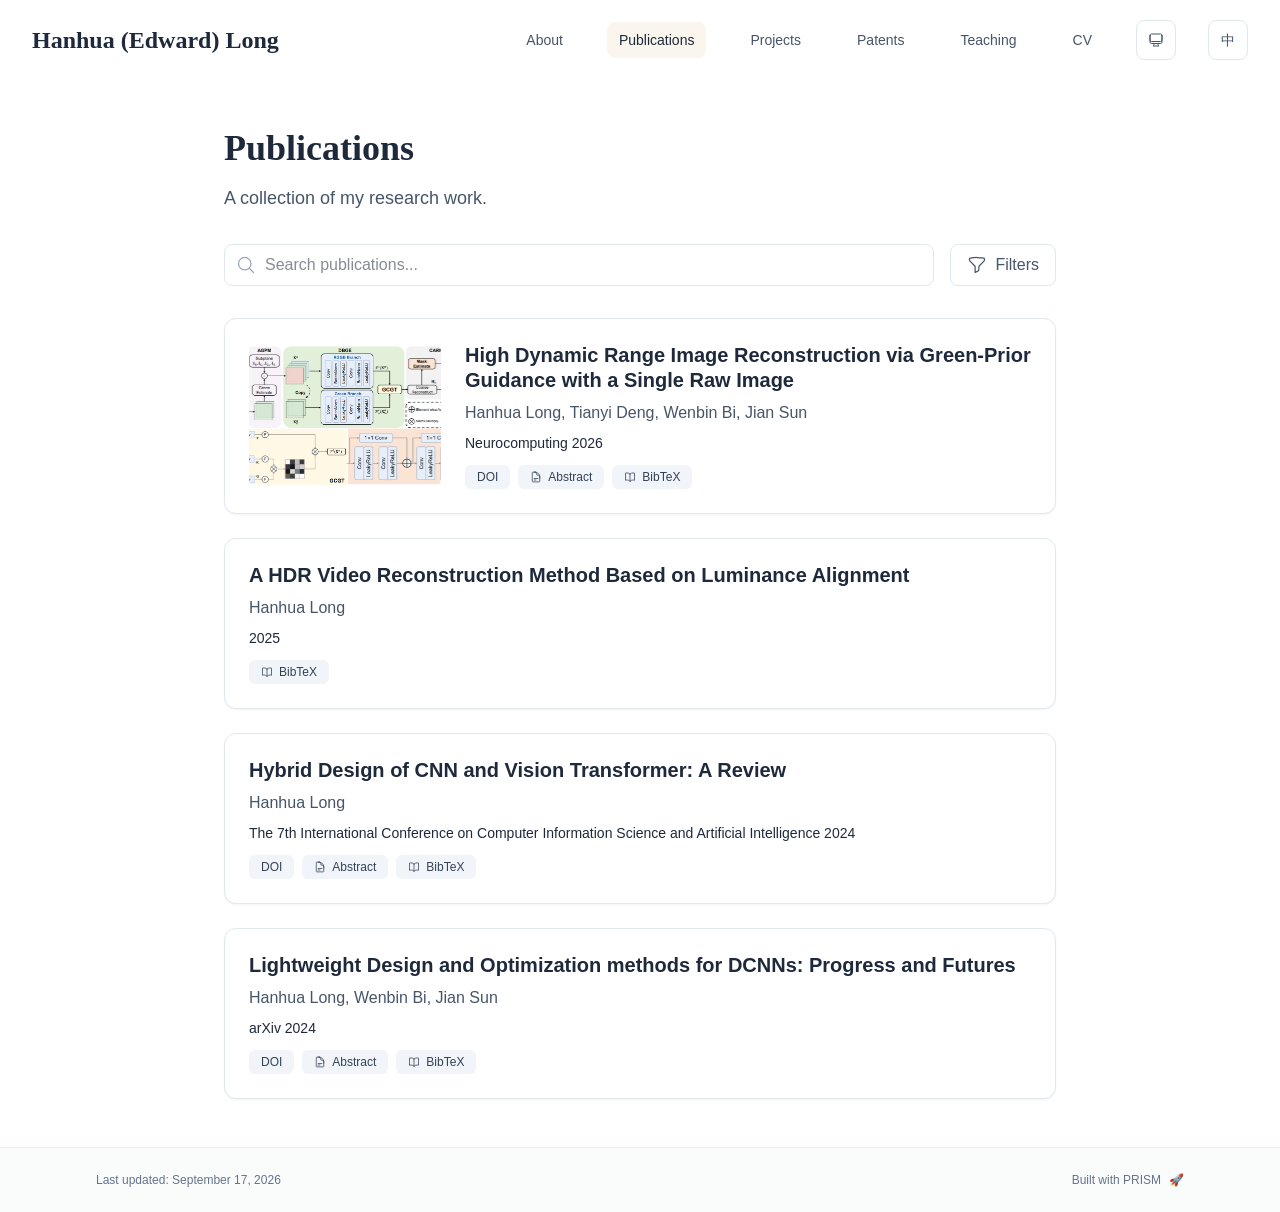
<file: publications/index.html>
<!DOCTYPE html><html lang="en" class="scroll-smooth"><head><meta charSet="utf-8"/><meta name="viewport" content="width=device-width, initial-scale=1"/><link rel="stylesheet" href="/_next/static/css/cb0a2efb18b02b60.css" data-precedence="next"/><link rel="preload" as="script" fetchPriority="low" href="/_next/static/chunks/webpack-679b75d1c4c2027c.js"/><script src="/_next/static/chunks/4bd1b696-70b6d399998de86a.js" async=""></script><script src="/_next/static/chunks/684-5aaa8290a129f299.js" async=""></script><script src="/_next/static/chunks/main-app-e8cd16d61beea313.js" async=""></script><script src="/_next/static/chunks/458-673854777400c410.js" async=""></script><script src="/_next/static/chunks/874-6cc630662f3664af.js" async=""></script><script src="/_next/static/chunks/773-5a6ac09c124c43b1.js" async=""></script><script src="/_next/static/chunks/app/layout-5ff2c9095ad9732a.js" async=""></script><script src="/_next/static/chunks/178-595a94b9af1e67b5.js" async=""></script><script src="/_next/static/chunks/748-6fe9e14aeb28f91c.js" async=""></script><script src="/_next/static/chunks/app/%5Bslug%5D/page-77c82a02fefe698b.js" async=""></script><link rel="icon" href="/favicon.svg" type="image/svg+xml"/><link rel="dns-prefetch" href="https://google-fonts.jialeliu.com"/><link rel="preconnect" href="https://google-fonts.jialeliu.com" crossorigin=""/><link rel="preload" as="style" href="https://google-fonts.jialeliu.com/css2?family=Inter:wght@300;400;500;600;700&amp;family=Crimson+Text:ital,wght@0,400;0,600;1,400&amp;display=swap"/><script>
              try {
                const saved = localStorage.getItem('lang-storage');
                const parsed = saved ? JSON.parse(saved) : null;
                const lang = parsed?.state?.lang || 'en';
                document.documentElement.lang = lang === 'zh' ? 'zh-CN' : 'en';
              } catch (e) {}
            </script><link rel="stylesheet" id="gfonts-css" href="https://google-fonts.jialeliu.com/css2?family=Inter:wght@300;400;500;600;700&amp;family=Crimson+Text:ital,wght@0,400;0,600;1,400&amp;display=swap" media="print"/><script>
              (function(){
                var l = document.getElementById('gfonts-css');
                if (!l) return;
                if (l.media !== 'all') {
                  l.addEventListener('load', function(){ try { l.media = 'all'; } catch(e){} });
                }
              })();
            </script><noscript><link rel="stylesheet" href="https://google-fonts.jialeliu.com/css2?family=Inter:wght@300;400;500;600;700&amp;family=Crimson+Text:ital,wght@0,400;0,600;1,400&amp;display=swap"/></noscript><script>
              try {
                const theme = localStorage.getItem('theme-storage');
                const parsed = theme ? JSON.parse(theme) : null;
                const setting = parsed?.state?.theme || 'system';
                const prefersDark = typeof window !== 'undefined' && window.matchMedia && window.matchMedia('(prefers-color-scheme: dark)').matches;
                const effective = setting === 'dark' ? 'dark' : (setting === 'light' ? 'light' : (prefersDark ? 'dark' : 'light'));
                var root = document.documentElement;
                root.classList.add(effective);
                root.setAttribute('data-theme', effective);
              } catch (e) {
                var root = document.documentElement;
                root.classList.add('light');
                root.setAttribute('data-theme', 'light');
              }
            </script><title>Publications | Hanhua (Edward) Long</title><meta name="description" content="A collection of my research work."/><meta name="author" content="Hanhua (Edward) Long"/><meta name="keywords" content="Hanhua (Edward) Long,PhD,Research,Dalian Neusoft University of Information"/><meta name="creator" content="Hanhua (Edward) Long"/><meta name="publisher" content="Hanhua (Edward) Long"/><meta property="og:title" content="Hanhua (Edward) Long"/><meta property="og:description" content="Lecturer at Dalian Neusoft University of Information."/><meta property="og:site_name" content="Hanhua (Edward) Long&#x27;s Academic Website"/><meta property="og:locale" content="en_US"/><meta property="og:type" content="website"/><meta name="twitter:card" content="summary"/><meta name="twitter:title" content="Hanhua (Edward) Long"/><meta name="twitter:description" content="Lecturer at Dalian Neusoft University of Information."/><link rel="icon" href="/favicon.svg"/><script>document.querySelectorAll('body link[rel="icon"], body link[rel="apple-touch-icon"]').forEach(el => document.head.appendChild(el))</script><script src="/_next/static/chunks/polyfills-42372ed130431b0a.js" noModule=""></script></head><body class="font-sans antialiased"><div style="visibility:hidden"><nav class="fixed top-0 left-0 right-0 z-50" data-headlessui-state=""><div class="transition-all duration-300 ease-out bg-transparent" style="transform:translateY(-100px)"><div class="max-w-7xl mx-auto px-4 sm:px-6 lg:px-8"><div class="flex justify-between items-center h-16 lg:h-20"><div class="flex-shrink-0" tabindex="0"><a class="text-xl lg:text-2xl font-serif font-semibold text-primary hover:text-accent transition-colors duration-200" href="/">Hanhua (Edward) Long</a></div><div class="hidden lg:block"><div class="ml-10 flex items-center space-x-8"><div class="flex items-baseline space-x-8"><a class="relative px-3 py-2 text-sm font-medium transition-all duration-200 rounded hover:bg-accent/10 hover:shadow-sm text-neutral-600 hover:text-primary" href="/"><span class="relative z-10">About</span></a><a class="relative px-3 py-2 text-sm font-medium transition-all duration-200 rounded hover:bg-accent/10 hover:shadow-sm text-primary" href="/publications/"><span class="relative z-10">Publications</span><div class="absolute inset-0 bg-accent/10 rounded-lg"></div></a><a class="relative px-3 py-2 text-sm font-medium transition-all duration-200 rounded hover:bg-accent/10 hover:shadow-sm text-neutral-600 hover:text-primary" href="/projects/"><span class="relative z-10">Projects</span></a><a class="relative px-3 py-2 text-sm font-medium transition-all duration-200 rounded hover:bg-accent/10 hover:shadow-sm text-neutral-600 hover:text-primary" href="/patents/"><span class="relative z-10">Patents</span></a><a class="relative px-3 py-2 text-sm font-medium transition-all duration-200 rounded hover:bg-accent/10 hover:shadow-sm text-neutral-600 hover:text-primary" href="/teaching/"><span class="relative z-10">Teaching</span></a><a class="relative px-3 py-2 text-sm font-medium transition-all duration-200 rounded hover:bg-accent/10 hover:shadow-sm text-neutral-600 hover:text-primary" href="/cv/"><span class="relative z-10">CV</span></a></div><div class="flex items-center justify-center w-10 h-10 rounded-lg border border-neutral-200 dark:border-[rgba(148,163,184,0.24)] bg-background dark:bg-neutral-800"><div class="w-4 h-4 rounded-full bg-neutral-300 animate-pulse"></div></div><div class="flex items-center justify-center w-10 h-10 rounded-lg border border-neutral-200 dark:border-[rgba(148,163,184,0.24)] bg-background dark:bg-neutral-800"><div class="w-6 h-3 rounded bg-neutral-300 animate-pulse"></div></div></div></div><div class="lg:hidden flex items-center space-x-2"><div class="flex items-center justify-center w-10 h-10 rounded-lg border border-neutral-200 dark:border-[rgba(148,163,184,0.24)] bg-background dark:bg-neutral-800"><div class="w-4 h-4 rounded-full bg-neutral-300 animate-pulse"></div></div><div class="flex items-center justify-center w-10 h-10 rounded-lg border border-neutral-200 dark:border-[rgba(148,163,184,0.24)] bg-background dark:bg-neutral-800"><div class="w-6 h-3 rounded bg-neutral-300 animate-pulse"></div></div><button class="inline-flex items-center justify-center p-2 rounded-md text-neutral-600 hover:text-primary hover:bg-neutral-100 dark:hover:bg-neutral-800 focus:outline-none focus:ring-2 focus:ring-inset focus:ring-accent transition-colors duration-200" id="headlessui-disclosure-button-«R7pdb»" type="button" aria-expanded="false" data-headlessui-state=""><span class="sr-only">Open main menu</span><div><svg xmlns="http://www.w3.org/2000/svg" fill="none" viewBox="0 0 24 24" stroke-width="1.5" stroke="currentColor" aria-hidden="true" data-slot="icon" class="block h-6 w-6"><path stroke-linecap="round" stroke-linejoin="round" d="M3.75 6.75h16.5M3.75 12h16.5m-16.5 5.25h16.5"></path></svg></div></button></div></div></div></div></nav><main class="min-h-screen pt-16 lg:pt-20"><div class="max-w-4xl mx-auto px-4 sm:px-6 lg:px-8 py-12"><div style="opacity:0;transform:translateY(20px)"><div class="mb-8"><h1 class="text-4xl font-serif font-bold text-primary mb-4">Publications</h1><p class="text-lg text-neutral-600 dark:text-neutral-500 max-w-2xl">A collection of my research work.</p></div><div class="mb-8 space-y-4"><div class="flex flex-col sm:flex-row gap-4"><div class="relative flex-grow"><svg xmlns="http://www.w3.org/2000/svg" fill="none" viewBox="0 0 24 24" stroke-width="1.5" stroke="currentColor" aria-hidden="true" data-slot="icon" class="absolute left-3 top-1/2 transform -translate-y-1/2 h-5 w-5 text-neutral-400"><path stroke-linecap="round" stroke-linejoin="round" d="m21 21-5.197-5.197m0 0A7.5 7.5 0 1 0 5.196 5.196a7.5 7.5 0 0 0 10.607 10.607Z"></path></svg><input type="text" placeholder="Search publications..." class="w-full pl-10 pr-4 py-2 rounded-lg border border-neutral-200 dark:border-neutral-800 bg-white dark:bg-neutral-900 focus:ring-2 focus:ring-accent focus:border-transparent transition-all duration-200" value=""/></div><button class="flex items-center justify-center px-4 py-2 rounded-lg border transition-all duration-200 bg-white dark:bg-neutral-900 border-neutral-200 dark:border-neutral-800 text-neutral-600 hover:border-accent hover:text-accent"><svg xmlns="http://www.w3.org/2000/svg" fill="none" viewBox="0 0 24 24" stroke-width="1.5" stroke="currentColor" aria-hidden="true" data-slot="icon" class="h-5 w-5 mr-2"><path stroke-linecap="round" stroke-linejoin="round" d="M12 3c2.755 0 5.455.232 8.083.678.533.09.917.556.917 1.096v1.044a2.25 2.25 0 0 1-.659 1.591l-5.432 5.432a2.25 2.25 0 0 0-.659 1.591v2.927a2.25 2.25 0 0 1-1.244 2.013L9.75 21v-6.568a2.25 2.25 0 0 0-.659-1.591L3.659 7.409A2.25 2.25 0 0 1 3 5.818V4.774c0-.54.384-1.006.917-1.096A48.32 48.32 0 0 1 12 3Z"></path></svg>Filters</button></div></div><div class="space-y-6"><div class="bg-white dark:bg-neutral-900 p-6 rounded-xl shadow-sm border border-neutral-200 dark:border-neutral-800 hover:shadow-md transition-all duration-200" style="opacity:0;transform:translateY(20px)"><div class="flex flex-col md:flex-row gap-6"><div class="w-full md:w-48 flex-shrink-0"><div class="aspect-video md:aspect-[4/3] relative rounded-lg overflow-hidden bg-neutral-100 dark:bg-neutral-800"><img alt="High Dynamic Range Image Reconstruction via Green-Prior Guidance with a Single Raw Image" loading="lazy" decoding="async" data-nimg="fill" class="object-cover" style="position:absolute;height:100%;width:100%;left:0;top:0;right:0;bottom:0;color:transparent" src="/papers/SingleRawHDR.png"/></div></div><div class="flex-grow"><h3 class="text-xl font-semibold text-primary mb-2 leading-tight">High Dynamic Range Image Reconstruction via Green-Prior Guidance with a Single Raw Image</h3><p class="text-base text-neutral-600 dark:text-neutral-400 mb-2"><span><span class=" ">Hanhua Long</span>, </span><span><span class=" ">Tianyi Deng</span>, </span><span><span class=" ">Wenbin Bi</span>, </span><span><span class=" ">Jian Sun</span></span></p><p class="text-sm font-medium text-neutral-800 dark:text-neutral-600 mb-3">Neurocomputing<!-- --> <!-- -->2026</p><div class="flex flex-wrap gap-2 mt-auto"><a href="https://doi.org/10.1016/j.neucom.2026.135148" target="_blank" rel="noopener noreferrer" class="inline-flex items-center px-3 py-1 rounded-md text-xs font-medium bg-neutral-100 dark:bg-neutral-800 text-neutral-700 dark:text-neutral-300 hover:bg-accent hover:text-white transition-colors">DOI</a><button class="inline-flex items-center px-3 py-1 rounded-md text-xs font-medium transition-colors bg-neutral-100 dark:bg-neutral-800 text-neutral-700 dark:text-neutral-300 hover:bg-accent hover:text-white"><svg xmlns="http://www.w3.org/2000/svg" fill="none" viewBox="0 0 24 24" stroke-width="1.5" stroke="currentColor" aria-hidden="true" data-slot="icon" class="h-3 w-3 mr-1.5"><path stroke-linecap="round" stroke-linejoin="round" d="M19.5 14.25v-2.625a3.375 3.375 0 0 0-3.375-3.375h-1.5A1.125 1.125 0 0 1 13.5 7.125v-1.5a3.375 3.375 0 0 0-3.375-3.375H8.25m0 12.75h7.5m-7.5 3H12M10.5 2.25H5.625c-.621 0-1.125.504-1.125 1.125v17.25c0 .621.504 1.125 1.125 1.125h12.75c.621 0 1.125-.504 1.125-1.125V11.25a9 9 0 0 0-9-9Z"></path></svg>Abstract</button><button class="inline-flex items-center px-3 py-1 rounded-md text-xs font-medium transition-colors bg-neutral-100 dark:bg-neutral-800 text-neutral-700 dark:text-neutral-300 hover:bg-accent hover:text-white"><svg xmlns="http://www.w3.org/2000/svg" fill="none" viewBox="0 0 24 24" stroke-width="1.5" stroke="currentColor" aria-hidden="true" data-slot="icon" class="h-3 w-3 mr-1.5"><path stroke-linecap="round" stroke-linejoin="round" d="M12 6.042A8.967 8.967 0 0 0 6 3.75c-1.052 0-2.062.18-3 .512v14.25A8.987 8.987 0 0 1 6 18c2.305 0 4.408.867 6 2.292m0-14.25a8.966 8.966 0 0 1 6-2.292c1.052 0 2.062.18 3 .512v14.25A8.987 8.987 0 0 0 18 18a8.967 8.967 0 0 0-6 2.292m0-14.25v14.25"></path></svg>BibTeX</button></div></div></div></div><div class="bg-white dark:bg-neutral-900 p-6 rounded-xl shadow-sm border border-neutral-200 dark:border-neutral-800 hover:shadow-md transition-all duration-200" style="opacity:0;transform:translateY(20px)"><div class="flex flex-col md:flex-row gap-6"><div class="flex-grow"><h3 class="text-xl font-semibold text-primary mb-2 leading-tight">A HDR Video Reconstruction Method Based on Luminance Alignment</h3><p class="text-base text-neutral-600 dark:text-neutral-400 mb-2"><span><span class=" ">Hanhua Long</span></span></p><p class="text-sm font-medium text-neutral-800 dark:text-neutral-600 mb-3"> <!-- -->2025</p><div class="flex flex-wrap gap-2 mt-auto"><button class="inline-flex items-center px-3 py-1 rounded-md text-xs font-medium transition-colors bg-neutral-100 dark:bg-neutral-800 text-neutral-700 dark:text-neutral-300 hover:bg-accent hover:text-white"><svg xmlns="http://www.w3.org/2000/svg" fill="none" viewBox="0 0 24 24" stroke-width="1.5" stroke="currentColor" aria-hidden="true" data-slot="icon" class="h-3 w-3 mr-1.5"><path stroke-linecap="round" stroke-linejoin="round" d="M12 6.042A8.967 8.967 0 0 0 6 3.75c-1.052 0-2.062.18-3 .512v14.25A8.987 8.987 0 0 1 6 18c2.305 0 4.408.867 6 2.292m0-14.25a8.966 8.966 0 0 1 6-2.292c1.052 0 2.062.18 3 .512v14.25A8.987 8.987 0 0 0 18 18a8.967 8.967 0 0 0-6 2.292m0-14.25v14.25"></path></svg>BibTeX</button></div></div></div></div><div class="bg-white dark:bg-neutral-900 p-6 rounded-xl shadow-sm border border-neutral-200 dark:border-neutral-800 hover:shadow-md transition-all duration-200" style="opacity:0;transform:translateY(20px)"><div class="flex flex-col md:flex-row gap-6"><div class="flex-grow"><h3 class="text-xl font-semibold text-primary mb-2 leading-tight">Hybrid Design of CNN and Vision Transformer: A Review</h3><p class="text-base text-neutral-600 dark:text-neutral-400 mb-2"><span><span class=" ">Hanhua Long</span></span></p><p class="text-sm font-medium text-neutral-800 dark:text-neutral-600 mb-3">The 7th International Conference on Computer Information Science and Artificial Intelligence<!-- --> <!-- -->2024</p><div class="flex flex-wrap gap-2 mt-auto"><a href="https://doi.org/10.1145/3703187.3703208" target="_blank" rel="noopener noreferrer" class="inline-flex items-center px-3 py-1 rounded-md text-xs font-medium bg-neutral-100 dark:bg-neutral-800 text-neutral-700 dark:text-neutral-300 hover:bg-accent hover:text-white transition-colors">DOI</a><button class="inline-flex items-center px-3 py-1 rounded-md text-xs font-medium transition-colors bg-neutral-100 dark:bg-neutral-800 text-neutral-700 dark:text-neutral-300 hover:bg-accent hover:text-white"><svg xmlns="http://www.w3.org/2000/svg" fill="none" viewBox="0 0 24 24" stroke-width="1.5" stroke="currentColor" aria-hidden="true" data-slot="icon" class="h-3 w-3 mr-1.5"><path stroke-linecap="round" stroke-linejoin="round" d="M19.5 14.25v-2.625a3.375 3.375 0 0 0-3.375-3.375h-1.5A1.125 1.125 0 0 1 13.5 7.125v-1.5a3.375 3.375 0 0 0-3.375-3.375H8.25m0 12.75h7.5m-7.5 3H12M10.5 2.25H5.625c-.621 0-1.125.504-1.125 1.125v17.25c0 .621.504 1.125 1.125 1.125h12.75c.621 0 1.125-.504 1.125-1.125V11.25a9 9 0 0 0-9-9Z"></path></svg>Abstract</button><button class="inline-flex items-center px-3 py-1 rounded-md text-xs font-medium transition-colors bg-neutral-100 dark:bg-neutral-800 text-neutral-700 dark:text-neutral-300 hover:bg-accent hover:text-white"><svg xmlns="http://www.w3.org/2000/svg" fill="none" viewBox="0 0 24 24" stroke-width="1.5" stroke="currentColor" aria-hidden="true" data-slot="icon" class="h-3 w-3 mr-1.5"><path stroke-linecap="round" stroke-linejoin="round" d="M12 6.042A8.967 8.967 0 0 0 6 3.75c-1.052 0-2.062.18-3 .512v14.25A8.987 8.987 0 0 1 6 18c2.305 0 4.408.867 6 2.292m0-14.25a8.966 8.966 0 0 1 6-2.292c1.052 0 2.062.18 3 .512v14.25A8.987 8.987 0 0 0 18 18a8.967 8.967 0 0 0-6 2.292m0-14.25v14.25"></path></svg>BibTeX</button></div></div></div></div><div class="bg-white dark:bg-neutral-900 p-6 rounded-xl shadow-sm border border-neutral-200 dark:border-neutral-800 hover:shadow-md transition-all duration-200" style="opacity:0;transform:translateY(20px)"><div class="flex flex-col md:flex-row gap-6"><div class="flex-grow"><h3 class="text-xl font-semibold text-primary mb-2 leading-tight">Lightweight Design and Optimization methods for DCNNs: Progress and Futures</h3><p class="text-base text-neutral-600 dark:text-neutral-400 mb-2"><span><span class=" ">Hanhua Long</span>, </span><span><span class=" ">Wenbin Bi</span>, </span><span><span class=" ">Jian Sun</span></span></p><p class="text-sm font-medium text-neutral-800 dark:text-neutral-600 mb-3">arXiv<!-- --> <!-- -->2024</p><div class="flex flex-wrap gap-2 mt-auto"><a href="https://doi.org/10.48550/ARXIV.2412.16886" target="_blank" rel="noopener noreferrer" class="inline-flex items-center px-3 py-1 rounded-md text-xs font-medium bg-neutral-100 dark:bg-neutral-800 text-neutral-700 dark:text-neutral-300 hover:bg-accent hover:text-white transition-colors">DOI</a><button class="inline-flex items-center px-3 py-1 rounded-md text-xs font-medium transition-colors bg-neutral-100 dark:bg-neutral-800 text-neutral-700 dark:text-neutral-300 hover:bg-accent hover:text-white"><svg xmlns="http://www.w3.org/2000/svg" fill="none" viewBox="0 0 24 24" stroke-width="1.5" stroke="currentColor" aria-hidden="true" data-slot="icon" class="h-3 w-3 mr-1.5"><path stroke-linecap="round" stroke-linejoin="round" d="M19.5 14.25v-2.625a3.375 3.375 0 0 0-3.375-3.375h-1.5A1.125 1.125 0 0 1 13.5 7.125v-1.5a3.375 3.375 0 0 0-3.375-3.375H8.25m0 12.75h7.5m-7.5 3H12M10.5 2.25H5.625c-.621 0-1.125.504-1.125 1.125v17.25c0 .621.504 1.125 1.125 1.125h12.75c.621 0 1.125-.504 1.125-1.125V11.25a9 9 0 0 0-9-9Z"></path></svg>Abstract</button><button class="inline-flex items-center px-3 py-1 rounded-md text-xs font-medium transition-colors bg-neutral-100 dark:bg-neutral-800 text-neutral-700 dark:text-neutral-300 hover:bg-accent hover:text-white"><svg xmlns="http://www.w3.org/2000/svg" fill="none" viewBox="0 0 24 24" stroke-width="1.5" stroke="currentColor" aria-hidden="true" data-slot="icon" class="h-3 w-3 mr-1.5"><path stroke-linecap="round" stroke-linejoin="round" d="M12 6.042A8.967 8.967 0 0 0 6 3.75c-1.052 0-2.062.18-3 .512v14.25A8.987 8.987 0 0 1 6 18c2.305 0 4.408.867 6 2.292m0-14.25a8.966 8.966 0 0 1 6-2.292c1.052 0 2.062.18 3 .512v14.25A8.987 8.987 0 0 0 18 18a8.967 8.967 0 0 0-6 2.292m0-14.25v14.25"></path></svg>BibTeX</button></div></div></div></div></div></div></div><!--$--><!--/$--><!--$--><!--/$--></main><footer class="border-t border-neutral-200/50 bg-neutral-50/50 dark:bg-neutral-900/50 dark:border-neutral-700/50"><div class="max-w-6xl mx-auto px-4 sm:px-6 lg:px-8 py-6"><div class="flex flex-col sm:flex-row justify-between items-center gap-2"><p class="text-xs text-neutral-500">Last updated: <!-- -->September 17, 2026</p><p class="text-xs text-neutral-500 flex items-center"><a href="https://github.com/xyjoey/PRISM" target="_blank" rel="noopener noreferrer">Built with PRISM</a><span class="ml-2">🚀</span></p></div></div></footer></div><script src="/_next/static/chunks/webpack-679b75d1c4c2027c.js" async=""></script><script>(self.__next_f=self.__next_f||[]).push([0])</script><script>self.__next_f.push([1,"1:\"$Sreact.fragment\"\n2:I[3719,[\"458\",\"static/chunks/458-673854777400c410.js\",\"874\",\"static/chunks/874-6cc630662f3664af.js\",\"773\",\"static/chunks/773-5a6ac09c124c43b1.js\",\"177\",\"static/chunks/app/layout-5ff2c9095ad9732a.js\"],\"ThemeProvider\"]\n3:I[4574,[\"458\",\"static/chunks/458-673854777400c410.js\",\"874\",\"static/chunks/874-6cc630662f3664af.js\",\"773\",\"static/chunks/773-5a6ac09c124c43b1.js\",\"177\",\"static/chunks/app/layout-5ff2c9095ad9732a.js\"],\"default\"]\n4:I[7555,[],\"\"]\n5:I[1295,[],\"\"]\n6:I[2548,[\"458\",\"static/chunks/458-673854777400c410.js\",\"874\",\"static/chunks/874-6cc630662f3664af.js\",\"773\",\"static/chunks/773-5a6ac09c124c43b1.js\",\"177\",\"static/chunks/app/layout-5ff2c9095ad9732a.js\"],\"default\"]\n8:I[9665,[],\"MetadataBoundary\"]\na:I[9665,[],\"OutletBoundary\"]\nd:I[4911,[],\"AsyncMetadataOutlet\"]\nf:I[9665,[],\"ViewportBoundary\"]\n11:I[6614,[],\"\"]\n:HL[\"/_next/static/css/cb0a2efb18b02b60.css\",\"style\"]\n"])</script><script>self.__next_f.push([1,"0:{\"P\":null,\"b\":\"Ehc_63ACqB8p6SwyG5XPA\",\"p\":\"\",\"c\":[\"\",\"publications\",\"\"],\"i\":false,\"f\":[[[\"\",{\"children\":[[\"slug\",\"publications\",\"d\"],{\"children\":[\"__PAGE__\",{}]}]},\"$undefined\",\"$undefined\",true],[\"\",[\"$\",\"$1\",\"c\",{\"children\":[[[\"$\",\"link\",\"0\",{\"rel\":\"stylesheet\",\"href\":\"/_next/static/css/cb0a2efb18b02b60.css\",\"precedence\":\"next\",\"crossOrigin\":\"$undefined\",\"nonce\":\"$undefined\"}]],[\"$\",\"html\",null,{\"lang\":\"en\",\"className\":\"scroll-smooth\",\"suppressHydrationWarning\":true,\"children\":[[\"$\",\"head\",null,{\"children\":[[\"$\",\"link\",null,{\"rel\":\"icon\",\"href\":\"/favicon.svg\",\"type\":\"image/svg+xml\"}],[\"$\",\"script\",null,{\"dangerouslySetInnerHTML\":{\"__html\":\"\\n              try {\\n                const saved = localStorage.getItem('lang-storage');\\n                const parsed = saved ? JSON.parse(saved) : null;\\n                const lang = parsed?.state?.lang || 'en';\\n                document.documentElement.lang = lang === 'zh' ? 'zh-CN' : 'en';\\n              } catch (e) {}\\n            \"}}],[\"$\",\"link\",null,{\"rel\":\"dns-prefetch\",\"href\":\"https://google-fonts.jialeliu.com\"}],[\"$\",\"link\",null,{\"rel\":\"preconnect\",\"href\":\"https://google-fonts.jialeliu.com\",\"crossOrigin\":\"\"}],[\"$\",\"link\",null,{\"rel\":\"preload\",\"as\":\"style\",\"href\":\"https://google-fonts.jialeliu.com/css2?family=Inter:wght@300;400;500;600;700\u0026family=Crimson+Text:ital,wght@0,400;0,600;1,400\u0026display=swap\"}],[\"$\",\"link\",null,{\"rel\":\"stylesheet\",\"id\":\"gfonts-css\",\"href\":\"https://google-fonts.jialeliu.com/css2?family=Inter:wght@300;400;500;600;700\u0026family=Crimson+Text:ital,wght@0,400;0,600;1,400\u0026display=swap\",\"media\":\"print\",\"suppressHydrationWarning\":true}],[\"$\",\"script\",null,{\"dangerouslySetInnerHTML\":{\"__html\":\"\\n              (function(){\\n                var l = document.getElementById('gfonts-css');\\n                if (!l) return;\\n                if (l.media !== 'all') {\\n                  l.addEventListener('load', function(){ try { l.media = 'all'; } catch(e){} });\\n                }\\n              })();\\n            \"}}],[\"$\",\"noscript\",null,{\"children\":[\"$\",\"link\",null,{\"rel\":\"stylesheet\",\"href\":\"https://google-fonts.jialeliu.com/css2?family=Inter:wght@300;400;500;600;700\u0026family=Crimson+Text:ital,wght@0,400;0,600;1,400\u0026display=swap\"}]}],[\"$\",\"script\",null,{\"dangerouslySetInnerHTML\":{\"__html\":\"\\n              try {\\n                const theme = localStorage.getItem('theme-storage');\\n                const parsed = theme ? JSON.parse(theme) : null;\\n                const setting = parsed?.state?.theme || 'system';\\n                const prefersDark = typeof window !== 'undefined' \u0026\u0026 window.matchMedia \u0026\u0026 window.matchMedia('(prefers-color-scheme: dark)').matches;\\n                const effective = setting === 'dark' ? 'dark' : (setting === 'light' ? 'light' : (prefersDark ? 'dark' : 'light'));\\n                var root = document.documentElement;\\n                root.classList.add(effective);\\n                root.setAttribute('data-theme', effective);\\n              } catch (e) {\\n                var root = document.documentElement;\\n                root.classList.add('light');\\n                root.setAttribute('data-theme', 'light');\\n              }\\n            \"}}]]}],[\"$\",\"body\",null,{\"className\":\"font-sans antialiased\",\"children\":[\"$\",\"$L2\",null,{\"children\":[[\"$\",\"$L3\",null,{\"itemsByLang\":{\"en\":[{\"title\":\"About\",\"type\":\"page\",\"target\":\"about\",\"href\":\"/\"},{\"title\":\"Publications\",\"type\":\"page\",\"target\":\"publications\",\"href\":\"/publications\"},{\"title\":\"Projects\",\"type\":\"page\",\"target\":\"projects\",\"href\":\"/projects\"},{\"title\":\"Patents\",\"type\":\"page\",\"target\":\"patents\",\"href\":\"/patents\"},{\"title\":\"Teaching\",\"type\":\"page\",\"target\":\"teaching\",\"href\":\"/teaching\"},{\"title\":\"CV\",\"type\":\"page\",\"target\":\"cv\",\"href\":\"/cv\"}],\"zh\":[{\"title\":\"关于\",\"type\":\"page\",\"target\":\"about\",\"href\":\"/\"},{\"title\":\"论文\",\"type\":\"page\",\"target\":\"publications\",\"href\":\"/publications\"},{\"title\":\"项目\",\"type\":\"page\",\"target\":\"projects\",\"href\":\"/projects\"},{\"title\":\"专利\",\"type\":\"page\",\"target\":\"patents\",\"href\":\"/patents\"},{\"title\":\"教学\",\"type\":\"page\",\"target\":\"teaching\",\"href\":\"/teaching\"},{\"title\":\"简历\",\"type\":\"page\",\"target\":\"cv\",\"href\":\"/cv\"}]},\"siteTitle\":{\"en\":\"Hanhua (Edward) Long\",\"zh\":\"龙瀚华\"},\"enableOnePageMode\":false}],[\"$\",\"main\",null,{\"className\":\"min-h-screen pt-16 lg:pt-20\",\"children\":[\"$\",\"$L4\",null,{\"parallelRouterKey\":\"children\",\"error\":\"$undefined\",\"errorStyles\":\"$undefined\",\"errorScripts\":\"$undefined\",\"template\":[\"$\",\"$L5\",null,{}],\"templateStyles\":\"$undefined\",\"templateScripts\":\"$undefined\",\"notFound\":[[[\"$\",\"title\",null,{\"children\":\"404: This page could not be found.\"}],[\"$\",\"div\",null,{\"style\":{\"fontFamily\":\"system-ui,\\\"Segoe UI\\\",Roboto,Helvetica,Arial,sans-serif,\\\"Apple Color Emoji\\\",\\\"Segoe UI Emoji\\\"\",\"height\":\"100vh\",\"textAlign\":\"center\",\"display\":\"flex\",\"flexDirection\":\"column\",\"alignItems\":\"center\",\"justifyContent\":\"center\"},\"children\":[\"$\",\"div\",null,{\"children\":[[\"$\",\"style\",null,{\"dangerouslySetInnerHTML\":{\"__html\":\"body{color:#000;background:#fff;margin:0}.next-error-h1{border-right:1px solid rgba(0,0,0,.3)}@media (prefers-color-scheme:dark){body{color:#fff;background:#000}.next-error-h1{border-right:1px solid rgba(255,255,255,.3)}}\"}}],[\"$\",\"h1\",null,{\"className\":\"next-error-h1\",\"style\":{\"display\":\"inline-block\",\"margin\":\"0 20px 0 0\",\"padding\":\"0 23px 0 0\",\"fontSize\":24,\"fontWeight\":500,\"verticalAlign\":\"top\",\"lineHeight\":\"49px\"},\"children\":404}],[\"$\",\"div\",null,{\"style\":{\"display\":\"inline-block\"},\"children\":[\"$\",\"h2\",null,{\"style\":{\"fontSize\":14,\"fontWeight\":400,\"lineHeight\":\"49px\",\"margin\":0},\"children\":\"This page could not be found.\"}]}]]}]}]],[]],\"forbidden\":\"$undefined\",\"unauthorized\":\"$undefined\"}]}],[\"$\",\"$L6\",null,{\"lastUpdated\":\"September 17, 2026\"}]]}]}]]}]]}],{\"children\":[[\"slug\",\"publications\",\"d\"],[\"$\",\"$1\",\"c\",{\"children\":[null,[\"$\",\"$L4\",null,{\"parallelRouterKey\":\"children\",\"error\":\"$undefined\",\"errorStyles\":\"$undefined\",\"errorScripts\":\"$undefined\",\"template\":[\"$\",\"$L5\",null,{}],\"templateStyles\":\"$undefined\",\"templateScripts\":\"$undefined\",\"notFound\":\"$undefined\",\"forbidden\":\"$undefined\",\"unauthorized\":\"$undefined\"}]]}],{\"children\":[\"__PAGE__\",[\"$\",\"$1\",\"c\",{\"children\":[\"$L7\",[\"$\",\"$L8\",null,{\"children\":\"$L9\"}],null,[\"$\",\"$La\",null,{\"children\":[\"$Lb\",\"$Lc\",[\"$\",\"$Ld\",null,{\"promise\":\"$@e\"}]]}]]}],{},null,false]},null,false]},null,false],[\"$\",\"$1\",\"h\",{\"children\":[null,[\"$\",\"$1\",\"9BwzvhD3RU4S-kAwqPar3\",{\"children\":[[\"$\",\"$Lf\",null,{\"children\":\"$L10\"}],null]}],null]}],false]],\"m\":\"$undefined\",\"G\":[\"$11\",\"$undefined\"],\"s\":false,\"S\":true}\n"])</script><script>self.__next_f.push([1,"12:\"$Sreact.suspense\"\n13:I[4911,[],\"AsyncMetadata\"]\n15:I[6669,[\"458\",\"static/chunks/458-673854777400c410.js\",\"178\",\"static/chunks/178-595a94b9af1e67b5.js\",\"748\",\"static/chunks/748-6fe9e14aeb28f91c.js\",\"182\",\"static/chunks/app/%5Bslug%5D/page-77c82a02fefe698b.js\"],\"default\"]\n9:[\"$\",\"$12\",null,{\"fallback\":null,\"children\":[\"$\",\"$L13\",null,{\"promise\":\"$@14\"}]}]\n16:T607,High dynamic range (HDR) scenes contain intensity levels well beyond what standard digital formats can store. While many existing methods generate HDR images from 8-bit low dynamic range (LDR) sRGB inputs, these images have already lost critical data during the camera’s processing pipeline. Attempting to reconstruct extreme dynamic ranges from this compressed format is inherently limited. Working with raw sensor data offers a better alternative because it preserves more original scene information. However, current deep learning approaches for Raw-to-HDR mapping struggle with two main issues. First, they often apply static fusion across all channels, ignoring the fact that the Bayer pattern samples green pixels twice as often as red or blue. Second, they struggle to hallucinate textures in severely saturated regions, which often causes color artifacts and lost details. To solve this, we design a single-image HDR framework built around the specific properties of raw data. We introduce an Adaptive Green Prior Modulation Module (AGPM) that explicitly uses the denser green channel to guide the initial spatial reconstruction. We then use a Dual Branch Guidance Enhancement (DBGE) module and a Green-Channel Guidance Transformer (GCGT) to pass this structural knowledge to the red and blue channels. For blown-out areas, our Content-Aware Reconstruction Network (CARNet) relies on estimated exposure masks to restore plausible details. Tests confirm our approach outperforms existing single-image HDR methods on standard datasets.17:T775,@article{long2026SingleRawHDR,\n  author = {Long, Hanhua and Deng, Tianyi and Bi, Wenbin and Sun, Jian},\n  title = {High Dynamic R"])</script><script>self.__next_f.push([1,"ange Image Reconstruction via Green-Prior Guidance with a Single Raw Image},\n  journal = {Neurocomputing},\n  year = {2026},\n  url = {https://doi.org/10.1016/j.neucom.2026.135148},\n  doi = {10.1016/j.neucom.2026.135148},\n  abstract = {High dynamic range (HDR) scenes contain intensity levels well beyond what standard digital formats can store. While many existing methods generate HDR images from 8-bit low dynamic range (LDR) sRGB inputs, these images have already lost critical data during the camera’s processing pipeline. Attempting to reconstruct extreme dynamic ranges from this compressed format is inherently limited. Working with raw sensor data offers a better alternative because it preserves more original scene information. However, current deep learning approaches for Raw-to-HDR mapping struggle with two main issues. First, they often apply static fusion across all channels, ignoring the fact that the Bayer pattern samples green pixels twice as often as red or blue. Second, they struggle to hallucinate textures in severely saturated regions, which often causes color artifacts and lost details. To solve this, we design a single-image HDR framework built around the specific properties of raw data. We introduce an Adaptive Green Prior Modulation Module (AGPM) that explicitly uses the denser green channel to guide the initial spatial reconstruction. We then use a Dual Branch Guidance Enhancement (DBGE) module and a Green-Channel Guidance Transformer (GCGT) to pass this structural knowledge to the red and blue channels. For blown-out areas, our Content-Aware Reconstruction Network (CARNet) relies on estimated exposure masks to restore plausible details. Tests confirm our approach outperforms existing single-image HDR methods on standard datasets.}\n}18:T4d7,Convolutional Neural Network (CNN), with its remarkable feature extraction capabilities, has proven to perform superior in computer vision applications. Conversely, transformer-based models have transformed conventional neural network topologies, showing remar"])</script><script>self.__next_f.push([1,"kable results in multiple application areas. In recent years, hybrid models combining CNN and Vision Transformer have been increasingly emerging, with extensive research continuously overcoming the weaknesses of both models, effectively leveraging their respective strengths to deliver outstanding performance in various vision tasks. In this paper, we offer an exhaustive examination of hybrid models that amalgamate the functionalities of CNN and Vision Transformer. Firstly, we provide a comprehensive overview of fundamental concepts of Vision Transformer and summarize the concepts and advantages of hybrid models. Secondly, we systematically review the design philosophy of hybrid models and highlight major representative hybrid models. Lastly, we conduct an in-depth analysis of the future research directions for hybrid models. Through this paper, we aim to provide insightful and valuable references for the design of hybrid models combining CNN and Vision Transformer.19:T6fa,@inproceedings{long2024hybrid,\n  author = {Long, Hanhua},\n  title = {Hybrid Design of CNN and Vision Transformer: A Review},\n  year = {2024},\n  isbn = {9798400707254},\n  publisher = {Association for Computing Machinery},\n  address = {New York, NY, USA},\n  url = {https://doi.org/10.1145/3703187.3703208},\n  doi = {10.1145/3703187.3703208},\n  abstract = {Convolutional Neural Network (CNN), with its remarkable feature extraction capabilities, has proven to perform superior in computer vision applications. Conversely, transformer-based models have transformed conventional neural network topologies, showing remarkable results in multiple application areas. In recent years, hybrid models combining CNN and Vision Transformer have been increasingly emerging, with extensive research continuously overcoming the weaknesses of both models, effectively leveraging their respective strengths to deliver outstanding performance in various vision tasks. In this paper, we offer an exhaustive examination of hybrid models that amalgamate the functionalities of CNN an"])</script><script>self.__next_f.push([1,"d Vision Transformer. Firstly, we provide a comprehensive overview of fundamental concepts of Vision Transformer and summarize the concepts and advantages of hybrid models. Secondly, we systematically review the design philosophy of hybrid models and highlight major representative hybrid models. Lastly, we conduct an in-depth analysis of the future research directions for hybrid models. Through this paper, we aim to provide insightful and valuable references for the design of hybrid models combining CNN and Vision Transformer.},\n  booktitle = {The 7th International Conference on Computer Information Science and Artificial Intelligence},\n  pages = {121-127},\n  numpages = {7},\n  location = {},\n  series = {CISAI '24}\n}1a:T46a,Lightweight design, as a key approach to mitigate disparity between computational requirements of deep learning models and hardware performance, plays a pivotal role in advancing application of deep learning technologies on mobile and embedded devices, alongside rapid development of smart home, telemedicine, and autonomous driving. With its outstanding feature extracting capabilities, Deep Convolutional Neural Networks (DCNNs) have demonstrated superior performance in computer vision tasks. However, high computational costs and large network architectures severely limit the widespread application of DCNNs on resource-constrained hardware platforms such as smartphones, robots, and IoT devices. This paper reviews lightweight design strategies for DCNNs and examines recent research progress in both lightweight architectural design and model compression. Additionally, this paper discusses current limitations in this field of research and propose prospects for future directions, aiming to provide valuable guidance and reflection for lightweight design philosophy on deep neural networks in the field of computer vision.1b:T5c7,@article{long2024lightweight,\n  author = {Long, Hanhua and Bi, Wenbin and Sun, Jian},\n  title = {Lightweight Design and Optimization methods for DCNNs: Progress and Futures},\n  "])</script><script>self.__next_f.push([1,"journal = {arXiv},\n  volume = {abs/2412.16886},\n  year = {2024},\n  url = {https://doi.org/10.48550/arXiv.2412.16886},\n  doi = {10.48550/ARXIV.2412.16886},\n  abstract = {Lightweight design, as a key approach to mitigate disparity between computational requirements of deep learning models and hardware performance, plays a pivotal role in advancing application of deep learning technologies on mobile and embedded devices, alongside rapid development of smart home, telemedicine, and autonomous driving. With its outstanding feature extracting capabilities, Deep Convolutional Neural Networks (DCNNs) have demonstrated superior performance in computer vision tasks. However, high computational costs and large network architectures severely limit the widespread application of DCNNs on resource-constrained hardware platforms such as smartphones, robots, and IoT devices. This paper reviews lightweight design strategies for DCNNs and examines recent research progress in both lightweight architectural design and model compression. Additionally, this paper discusses current limitations in this field of research and propose prospects for future directions, aiming to provide valuable guidance and reflection for lightweight design philosophy on deep neural networks in the field of computer vision.}\n}"])</script><script>self.__next_f.push([1,"7:[\"$\",\"div\",null,{\"className\":\"max-w-4xl mx-auto px-4 sm:px-6 lg:px-8 py-12\",\"children\":[[\"$\",\"$L15\",null,{\"config\":{\"en\":{\"type\":\"publication\",\"title\":\"Publications\",\"description\":\"A collection of my research work.\",\"source\":\"publications.bib\"},\"zh\":{\"type\":\"publication\",\"title\":\"论文\",\"description\":\"发表的论文。\",\"source\":\"publications.bib\"}},\"publications\":[{\"id\":\"long2026SingleRawHDR\",\"title\":\"High Dynamic Range Image Reconstruction via Green-Prior Guidance with a Single Raw Image\",\"authors\":[{\"name\":\"Hanhua Long\",\"isHighlighted\":false,\"isCorresponding\":false,\"isCoAuthor\":false},{\"name\":\"Tianyi Deng\",\"isHighlighted\":false,\"isCorresponding\":false,\"isCoAuthor\":false},{\"name\":\"Wenbin Bi\",\"isHighlighted\":false,\"isCorresponding\":false,\"isCoAuthor\":false},{\"name\":\"Jian Sun\",\"isHighlighted\":false,\"isCorresponding\":false,\"isCoAuthor\":false}],\"year\":2026,\"type\":\"journal\",\"status\":\"published\",\"tags\":[],\"keywords\":\"$7:props:children:0:props:publications:0:tags\",\"researchArea\":\"machine-learning\",\"journal\":\"Neurocomputing\",\"conference\":\"\",\"doi\":\"10.1016/j.neucom.2026.135148\",\"url\":\"https://doi.org/10.1016/j.neucom.2026.135148\",\"abstract\":\"$16\",\"description\":\"\",\"selected\":true,\"preview\":\"SingleRawHDR.png\",\"bibtex\":\"$17\"},{\"id\":\"CN120953104A\",\"title\":\"A HDR Video Reconstruction Method Based on Luminance Alignment\",\"authors\":[{\"name\":\"Hanhua Long\",\"isHighlighted\":false,\"isCorresponding\":false,\"isCoAuthor\":false}],\"year\":2025,\"type\":\"journal\",\"status\":\"published\",\"tags\":[],\"keywords\":\"$7:props:children:0:props:publications:1:tags\",\"researchArea\":\"machine-learning\",\"journal\":\"\",\"conference\":\"\",\"pages\":\"14\",\"url\":\"https://kns.cnki.net/kcms2/article/abstract?v=nNhQY13CyvVNxVlHgTNvupbjGj45qwgC5XAJZUAwiQ6FJdS7MvFWZpGxrDGA6EURQLBNaqjF3FwD_9f1Xt7zkj0-fiP_V6b6iG7ZKZHRZrfyBW9S8RB1SvFoxE1k7s4hEzitQbUVQwFad0n_Tg03QrQkRgd5MSSueC5mWz1Fww6V4uVMHnkL_JAkYDno_de5\u0026uniplatform=NZKPT\u0026captchaId=4670b149-1f84-42a1-bb93-c656914eb56b\",\"abstract\":\"\",\"description\":\"\",\"selected\":false,\"bibtex\":\"@patent{CN120953104A,\\n  author = {Long, Hanhua},\\n  title = {A HDR Video Reconstruction Method Based on Luminance Alignment},\\n  edition = {CN120953104A},\\n  year = {2025},\\n  pages = {14},\\n  address = {Dalian, LN, China},\\n  url = {https://kns.cnki.net/kcms2/article/abstract?v=nNhQY13CyvVNxVlHgTNvupbjGj45qwgC5XAJZUAwiQ6FJdS7MvFWZpGxrDGA6EURQLBNaqjF3FwD_9f1Xt7zkj0-fiP_V6b6iG7ZKZHRZrfyBW9S8RB1SvFoxE1k7s4hEzitQbUVQwFad0n_Tg03QrQkRgd5MSSueC5mWz1Fww6V4uVMHnkL_JAkYDno_de5\u0026uniplatform=NZKPT\u0026captchaId=4670b149-1f84-42a1-bb93-c656914eb56b}\\n}\"},{\"id\":\"long2024hybrid\",\"title\":\"Hybrid Design of CNN and Vision Transformer: A Review\",\"authors\":[{\"name\":\"Hanhua Long\",\"isHighlighted\":false,\"isCorresponding\":false,\"isCoAuthor\":false}],\"year\":2024,\"type\":\"conference\",\"status\":\"published\",\"tags\":[\"CNN\",\"Computer Vision\",\"Hybrid Model\",\"Vision Transformer\"],\"keywords\":\"$7:props:children:0:props:publications:2:tags\",\"researchArea\":\"transformer-architectures\",\"journal\":\"\",\"conference\":\"The 7th International Conference on Computer Information Science and Artificial Intelligence\",\"pages\":\"121-127\",\"doi\":\"10.1145/3703187.3703208\",\"url\":\"https://doi.org/10.1145/3703187.3703208\",\"abstract\":\"$18\",\"description\":\"\",\"selected\":false,\"bibtex\":\"$19\"},{\"id\":\"long2024lightweight\",\"title\":\"Lightweight Design and Optimization methods for DCNNs: Progress and Futures\",\"authors\":[{\"name\":\"Hanhua Long\",\"isHighlighted\":false,\"isCorresponding\":false,\"isCoAuthor\":false},{\"name\":\"Wenbin Bi\",\"isHighlighted\":false,\"isCorresponding\":false,\"isCoAuthor\":false},{\"name\":\"Jian Sun\",\"isHighlighted\":false,\"isCorresponding\":false,\"isCoAuthor\":false}],\"year\":2024,\"type\":\"journal\",\"status\":\"published\",\"tags\":[],\"keywords\":\"$7:props:children:0:props:publications:3:tags\",\"researchArea\":\"machine-learning\",\"journal\":\"arXiv\",\"conference\":\"\",\"volume\":\"abs/2412.16886\",\"doi\":\"10.48550/ARXIV.2412.16886\",\"url\":\"https://doi.org/10.48550/arXiv.2412.16886\",\"abstract\":\"$1a\",\"description\":\"\",\"selected\":false,\"bibtex\":\"$1b\"}]}],false,false]}]\n"])</script><script>self.__next_f.push([1,"c:null\n"])</script><script>self.__next_f.push([1,"10:[[\"$\",\"meta\",\"0\",{\"charSet\":\"utf-8\"}],[\"$\",\"meta\",\"1\",{\"name\":\"viewport\",\"content\":\"width=device-width, initial-scale=1\"}]]\nb:null\n"])</script><script>self.__next_f.push([1,"14:{\"metadata\":[[\"$\",\"title\",\"0\",{\"children\":\"Publications | Hanhua (Edward) Long\"}],[\"$\",\"meta\",\"1\",{\"name\":\"description\",\"content\":\"A collection of my research work.\"}],[\"$\",\"meta\",\"2\",{\"name\":\"author\",\"content\":\"Hanhua (Edward) Long\"}],[\"$\",\"meta\",\"3\",{\"name\":\"keywords\",\"content\":\"Hanhua (Edward) Long,PhD,Research,Dalian Neusoft University of Information\"}],[\"$\",\"meta\",\"4\",{\"name\":\"creator\",\"content\":\"Hanhua (Edward) Long\"}],[\"$\",\"meta\",\"5\",{\"name\":\"publisher\",\"content\":\"Hanhua (Edward) Long\"}],[\"$\",\"meta\",\"6\",{\"property\":\"og:title\",\"content\":\"Hanhua (Edward) Long\"}],[\"$\",\"meta\",\"7\",{\"property\":\"og:description\",\"content\":\"Lecturer at Dalian Neusoft University of Information.\"}],[\"$\",\"meta\",\"8\",{\"property\":\"og:site_name\",\"content\":\"Hanhua (Edward) Long's Academic Website\"}],[\"$\",\"meta\",\"9\",{\"property\":\"og:locale\",\"content\":\"en_US\"}],[\"$\",\"meta\",\"10\",{\"property\":\"og:type\",\"content\":\"website\"}],[\"$\",\"meta\",\"11\",{\"name\":\"twitter:card\",\"content\":\"summary\"}],[\"$\",\"meta\",\"12\",{\"name\":\"twitter:title\",\"content\":\"Hanhua (Edward) Long\"}],[\"$\",\"meta\",\"13\",{\"name\":\"twitter:description\",\"content\":\"Lecturer at Dalian Neusoft University of Information.\"}],[\"$\",\"link\",\"14\",{\"rel\":\"icon\",\"href\":\"/favicon.svg\"}]],\"error\":null,\"digest\":\"$undefined\"}\ne:{\"metadata\":\"$14:metadata\",\"error\":null,\"digest\":\"$undefined\"}\n"])</script></body></html>
</file>
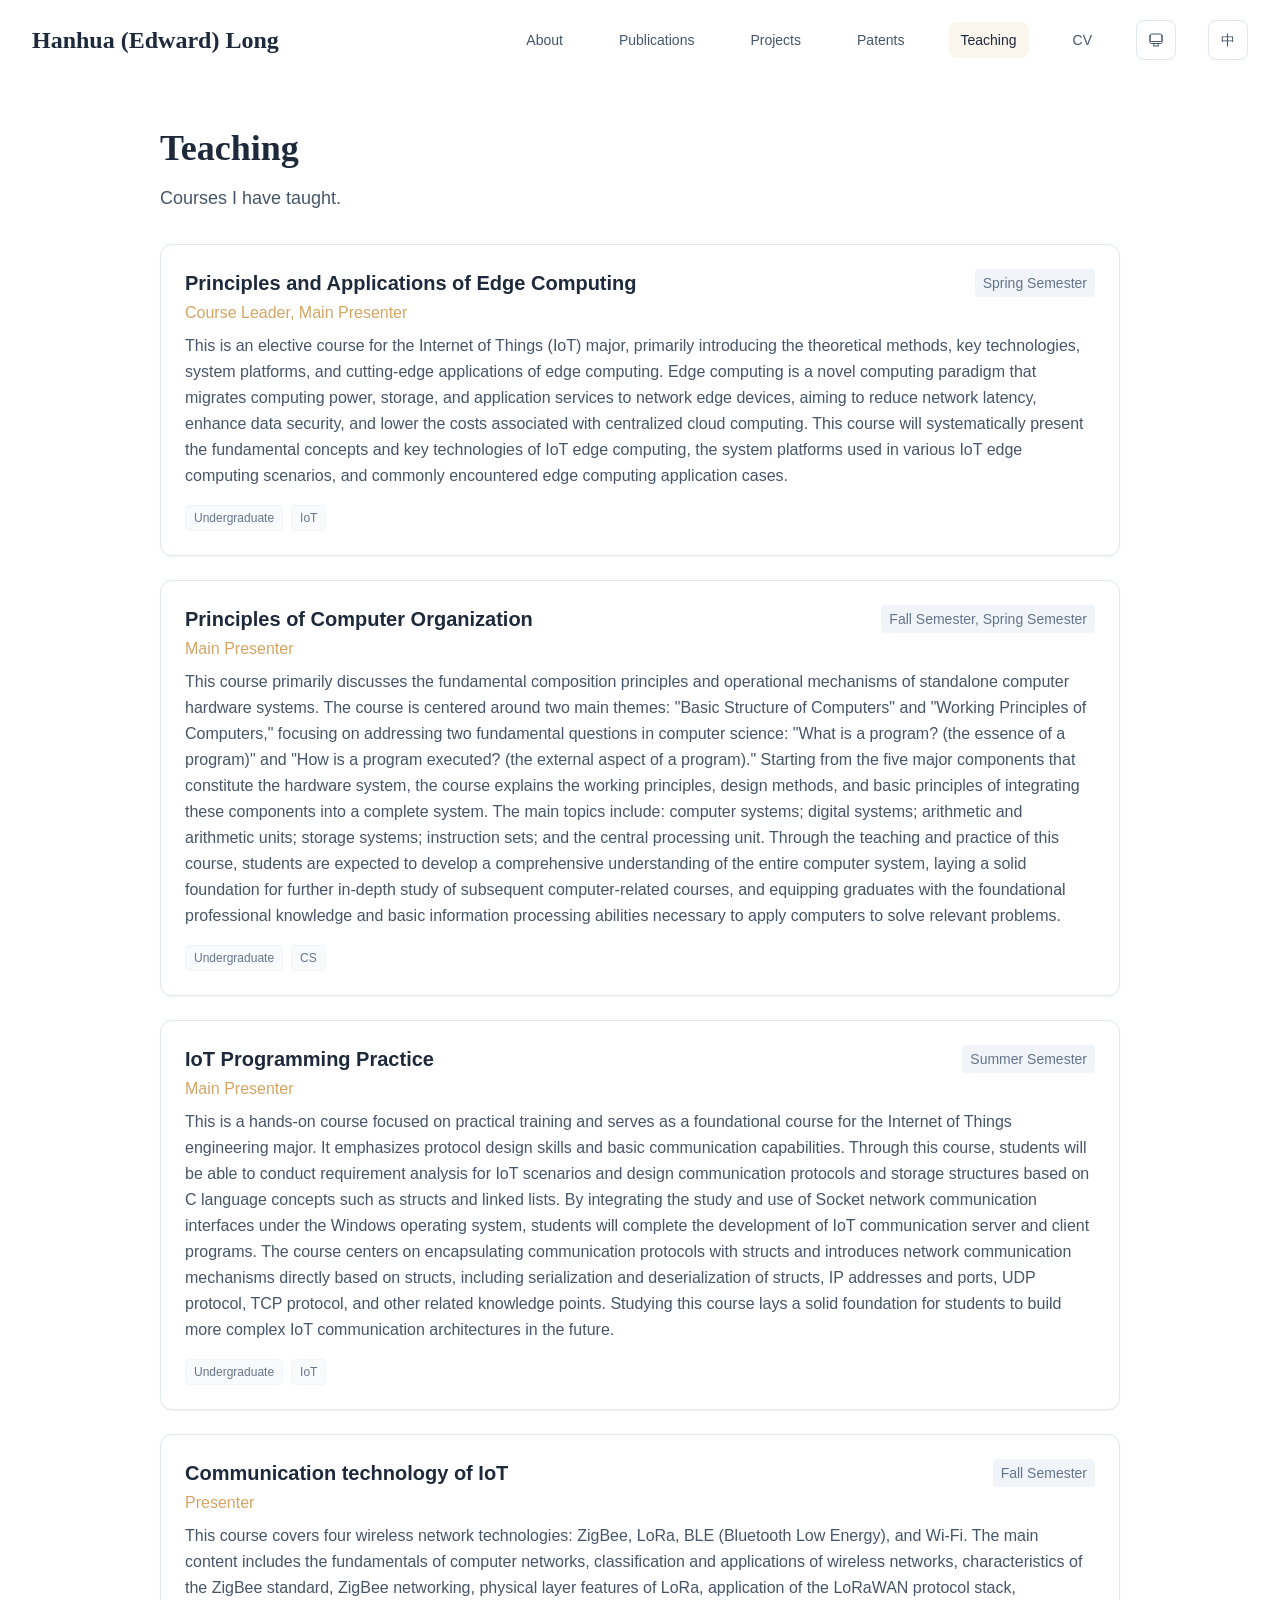
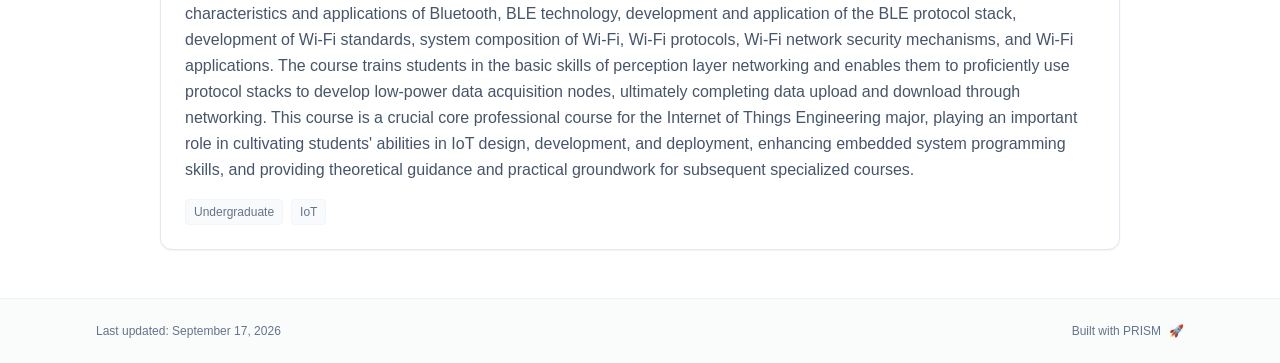
<file: teaching/index.html>
<!DOCTYPE html><html lang="en" class="scroll-smooth"><head><meta charSet="utf-8"/><meta name="viewport" content="width=device-width, initial-scale=1"/><link rel="stylesheet" href="/_next/static/css/cb0a2efb18b02b60.css" data-precedence="next"/><link rel="preload" as="script" fetchPriority="low" href="/_next/static/chunks/webpack-679b75d1c4c2027c.js"/><script src="/_next/static/chunks/4bd1b696-70b6d399998de86a.js" async=""></script><script src="/_next/static/chunks/684-5aaa8290a129f299.js" async=""></script><script src="/_next/static/chunks/main-app-e8cd16d61beea313.js" async=""></script><script src="/_next/static/chunks/458-673854777400c410.js" async=""></script><script src="/_next/static/chunks/874-6cc630662f3664af.js" async=""></script><script src="/_next/static/chunks/773-5a6ac09c124c43b1.js" async=""></script><script src="/_next/static/chunks/app/layout-5ff2c9095ad9732a.js" async=""></script><script src="/_next/static/chunks/178-595a94b9af1e67b5.js" async=""></script><script src="/_next/static/chunks/748-6fe9e14aeb28f91c.js" async=""></script><script src="/_next/static/chunks/app/%5Bslug%5D/page-77c82a02fefe698b.js" async=""></script><link rel="icon" href="/favicon.svg" type="image/svg+xml"/><link rel="dns-prefetch" href="https://google-fonts.jialeliu.com"/><link rel="preconnect" href="https://google-fonts.jialeliu.com" crossorigin=""/><link rel="preload" as="style" href="https://google-fonts.jialeliu.com/css2?family=Inter:wght@300;400;500;600;700&amp;family=Crimson+Text:ital,wght@0,400;0,600;1,400&amp;display=swap"/><script>
              try {
                const saved = localStorage.getItem('lang-storage');
                const parsed = saved ? JSON.parse(saved) : null;
                const lang = parsed?.state?.lang || 'en';
                document.documentElement.lang = lang === 'zh' ? 'zh-CN' : 'en';
              } catch (e) {}
            </script><link rel="stylesheet" id="gfonts-css" href="https://google-fonts.jialeliu.com/css2?family=Inter:wght@300;400;500;600;700&amp;family=Crimson+Text:ital,wght@0,400;0,600;1,400&amp;display=swap" media="print"/><script>
              (function(){
                var l = document.getElementById('gfonts-css');
                if (!l) return;
                if (l.media !== 'all') {
                  l.addEventListener('load', function(){ try { l.media = 'all'; } catch(e){} });
                }
              })();
            </script><noscript><link rel="stylesheet" href="https://google-fonts.jialeliu.com/css2?family=Inter:wght@300;400;500;600;700&amp;family=Crimson+Text:ital,wght@0,400;0,600;1,400&amp;display=swap"/></noscript><script>
              try {
                const theme = localStorage.getItem('theme-storage');
                const parsed = theme ? JSON.parse(theme) : null;
                const setting = parsed?.state?.theme || 'system';
                const prefersDark = typeof window !== 'undefined' && window.matchMedia && window.matchMedia('(prefers-color-scheme: dark)').matches;
                const effective = setting === 'dark' ? 'dark' : (setting === 'light' ? 'light' : (prefersDark ? 'dark' : 'light'));
                var root = document.documentElement;
                root.classList.add(effective);
                root.setAttribute('data-theme', effective);
              } catch (e) {
                var root = document.documentElement;
                root.classList.add('light');
                root.setAttribute('data-theme', 'light');
              }
            </script><title>Teaching | Hanhua (Edward) Long</title><meta name="description" content="Courses I have taught."/><meta name="author" content="Hanhua (Edward) Long"/><meta name="keywords" content="Hanhua (Edward) Long,PhD,Research,Dalian Neusoft University of Information"/><meta name="creator" content="Hanhua (Edward) Long"/><meta name="publisher" content="Hanhua (Edward) Long"/><meta property="og:title" content="Hanhua (Edward) Long"/><meta property="og:description" content="Lecturer at Dalian Neusoft University of Information."/><meta property="og:site_name" content="Hanhua (Edward) Long&#x27;s Academic Website"/><meta property="og:locale" content="en_US"/><meta property="og:type" content="website"/><meta name="twitter:card" content="summary"/><meta name="twitter:title" content="Hanhua (Edward) Long"/><meta name="twitter:description" content="Lecturer at Dalian Neusoft University of Information."/><link rel="icon" href="/favicon.svg"/><script>document.querySelectorAll('body link[rel="icon"], body link[rel="apple-touch-icon"]').forEach(el => document.head.appendChild(el))</script><script src="/_next/static/chunks/polyfills-42372ed130431b0a.js" noModule=""></script></head><body class="font-sans antialiased"><div style="visibility:hidden"><nav class="fixed top-0 left-0 right-0 z-50" data-headlessui-state=""><div class="transition-all duration-300 ease-out bg-transparent" style="transform:translateY(-100px)"><div class="max-w-7xl mx-auto px-4 sm:px-6 lg:px-8"><div class="flex justify-between items-center h-16 lg:h-20"><div class="flex-shrink-0" tabindex="0"><a class="text-xl lg:text-2xl font-serif font-semibold text-primary hover:text-accent transition-colors duration-200" href="/">Hanhua (Edward) Long</a></div><div class="hidden lg:block"><div class="ml-10 flex items-center space-x-8"><div class="flex items-baseline space-x-8"><a class="relative px-3 py-2 text-sm font-medium transition-all duration-200 rounded hover:bg-accent/10 hover:shadow-sm text-neutral-600 hover:text-primary" href="/"><span class="relative z-10">About</span></a><a class="relative px-3 py-2 text-sm font-medium transition-all duration-200 rounded hover:bg-accent/10 hover:shadow-sm text-neutral-600 hover:text-primary" href="/publications/"><span class="relative z-10">Publications</span></a><a class="relative px-3 py-2 text-sm font-medium transition-all duration-200 rounded hover:bg-accent/10 hover:shadow-sm text-neutral-600 hover:text-primary" href="/projects/"><span class="relative z-10">Projects</span></a><a class="relative px-3 py-2 text-sm font-medium transition-all duration-200 rounded hover:bg-accent/10 hover:shadow-sm text-neutral-600 hover:text-primary" href="/patents/"><span class="relative z-10">Patents</span></a><a class="relative px-3 py-2 text-sm font-medium transition-all duration-200 rounded hover:bg-accent/10 hover:shadow-sm text-primary" href="/teaching/"><span class="relative z-10">Teaching</span><div class="absolute inset-0 bg-accent/10 rounded-lg"></div></a><a class="relative px-3 py-2 text-sm font-medium transition-all duration-200 rounded hover:bg-accent/10 hover:shadow-sm text-neutral-600 hover:text-primary" href="/cv/"><span class="relative z-10">CV</span></a></div><div class="flex items-center justify-center w-10 h-10 rounded-lg border border-neutral-200 dark:border-[rgba(148,163,184,0.24)] bg-background dark:bg-neutral-800"><div class="w-4 h-4 rounded-full bg-neutral-300 animate-pulse"></div></div><div class="flex items-center justify-center w-10 h-10 rounded-lg border border-neutral-200 dark:border-[rgba(148,163,184,0.24)] bg-background dark:bg-neutral-800"><div class="w-6 h-3 rounded bg-neutral-300 animate-pulse"></div></div></div></div><div class="lg:hidden flex items-center space-x-2"><div class="flex items-center justify-center w-10 h-10 rounded-lg border border-neutral-200 dark:border-[rgba(148,163,184,0.24)] bg-background dark:bg-neutral-800"><div class="w-4 h-4 rounded-full bg-neutral-300 animate-pulse"></div></div><div class="flex items-center justify-center w-10 h-10 rounded-lg border border-neutral-200 dark:border-[rgba(148,163,184,0.24)] bg-background dark:bg-neutral-800"><div class="w-6 h-3 rounded bg-neutral-300 animate-pulse"></div></div><button class="inline-flex items-center justify-center p-2 rounded-md text-neutral-600 hover:text-primary hover:bg-neutral-100 dark:hover:bg-neutral-800 focus:outline-none focus:ring-2 focus:ring-inset focus:ring-accent transition-colors duration-200" id="headlessui-disclosure-button-«R7pdb»" type="button" aria-expanded="false" data-headlessui-state=""><span class="sr-only">Open main menu</span><div><svg xmlns="http://www.w3.org/2000/svg" fill="none" viewBox="0 0 24 24" stroke-width="1.5" stroke="currentColor" aria-hidden="true" data-slot="icon" class="block h-6 w-6"><path stroke-linecap="round" stroke-linejoin="round" d="M3.75 6.75h16.5M3.75 12h16.5m-16.5 5.25h16.5"></path></svg></div></button></div></div></div></div></nav><main class="min-h-screen pt-16 lg:pt-20"><div class="max-w-5xl mx-auto px-4 sm:px-6 lg:px-8 py-12"><div style="opacity:0;transform:translateY(20px)"><div class="mb-8"><h1 class="text-4xl font-serif font-bold text-primary mb-4">Teaching</h1><p class="text-lg text-neutral-600 dark:text-neutral-500 max-w-2xl">Courses I have taught.</p></div><div class="grid gap-6"><div class="bg-white dark:bg-neutral-900 p-6 rounded-xl shadow-sm border border-neutral-200 dark:border-neutral-800 hover:shadow-lg transition-all duration-200 hover:scale-[1.01]" style="opacity:0;transform:translateY(20px)"><div class="flex justify-between items-start mb-2 gap-4"><div class="flex flex-col min-w-0"><h3 class="text-xl font-semibold text-primary">Principles and Applications of Edge Computing</h3><p class="text-base text-accent font-medium mt-1">Course Leader, Main Presenter</p></div><div class="flex flex-col items-end gap-1 shrink-0"><span class="text-sm text-neutral-500 font-medium bg-neutral-100 dark:bg-neutral-800 px-2 py-1 rounded">Spring Semester</span></div></div><p class="text-base text-neutral-600 dark:text-neutral-500 leading-relaxed">This is an elective course for the Internet of Things (IoT) major, primarily introducing the theoretical methods, key technologies, system platforms, and cutting-edge applications of edge computing. Edge computing is a novel computing paradigm that migrates computing power, storage, and application services to network edge devices, aiming to reduce network latency, enhance data security, and lower the costs associated with centralized cloud computing. This course will systematically present the fundamental concepts and key technologies of IoT edge computing, the system platforms used in various IoT edge computing scenarios, and commonly encountered edge computing application cases.</p><div class="flex flex-wrap gap-2 mt-4"><span class="text-xs text-neutral-500 bg-neutral-50 dark:bg-neutral-800/50 px-2 py-1 rounded border border-neutral-100 dark:border-neutral-800">Undergraduate</span><span class="text-xs text-neutral-500 bg-neutral-50 dark:bg-neutral-800/50 px-2 py-1 rounded border border-neutral-100 dark:border-neutral-800">IoT</span></div></div><div class="bg-white dark:bg-neutral-900 p-6 rounded-xl shadow-sm border border-neutral-200 dark:border-neutral-800 hover:shadow-lg transition-all duration-200 hover:scale-[1.01]" style="opacity:0;transform:translateY(20px)"><div class="flex justify-between items-start mb-2 gap-4"><div class="flex flex-col min-w-0"><h3 class="text-xl font-semibold text-primary">Principles of Computer Organization</h3><p class="text-base text-accent font-medium mt-1">Main Presenter</p></div><div class="flex flex-col items-end gap-1 shrink-0"><span class="text-sm text-neutral-500 font-medium bg-neutral-100 dark:bg-neutral-800 px-2 py-1 rounded">Fall Semester, Spring Semester</span></div></div><p class="text-base text-neutral-600 dark:text-neutral-500 leading-relaxed">This course primarily discusses the fundamental composition principles and operational mechanisms of standalone computer hardware systems. The course is centered around two main themes: &quot;Basic Structure of Computers&quot; and &quot;Working Principles of Computers,&quot; focusing on addressing two fundamental questions in computer science: &quot;What is a program? (the essence of a program)&quot; and &quot;How is a program executed? (the external aspect of a program).&quot; Starting from the five major components that constitute the hardware system, the course explains the working principles, design methods, and basic principles of integrating these components into a complete system. The main topics include: computer systems; digital systems; arithmetic and arithmetic units; storage systems; instruction sets; and the central processing unit. Through the teaching and practice of this course, students are expected to develop a comprehensive understanding of the entire computer system, laying a solid foundation for further in-depth study of subsequent computer-related courses, and equipping graduates with the foundational professional knowledge and basic information processing abilities necessary to apply computers to solve relevant problems.</p><div class="flex flex-wrap gap-2 mt-4"><span class="text-xs text-neutral-500 bg-neutral-50 dark:bg-neutral-800/50 px-2 py-1 rounded border border-neutral-100 dark:border-neutral-800">Undergraduate</span><span class="text-xs text-neutral-500 bg-neutral-50 dark:bg-neutral-800/50 px-2 py-1 rounded border border-neutral-100 dark:border-neutral-800">CS</span></div></div><div class="bg-white dark:bg-neutral-900 p-6 rounded-xl shadow-sm border border-neutral-200 dark:border-neutral-800 hover:shadow-lg transition-all duration-200 hover:scale-[1.01]" style="opacity:0;transform:translateY(20px)"><div class="flex justify-between items-start mb-2 gap-4"><div class="flex flex-col min-w-0"><h3 class="text-xl font-semibold text-primary">IoT Programming Practice</h3><p class="text-base text-accent font-medium mt-1">Main Presenter</p></div><div class="flex flex-col items-end gap-1 shrink-0"><span class="text-sm text-neutral-500 font-medium bg-neutral-100 dark:bg-neutral-800 px-2 py-1 rounded">Summer Semester</span></div></div><p class="text-base text-neutral-600 dark:text-neutral-500 leading-relaxed">This is a hands-on course focused on practical training and serves as a foundational course for the Internet of Things engineering major. It emphasizes protocol design skills and basic communication capabilities. Through this course, students will be able to conduct requirement analysis for IoT scenarios and design communication protocols and storage structures based on C language concepts such as structs and linked lists. By integrating the study and use of Socket network communication interfaces under the Windows operating system, students will complete the development of IoT communication server and client programs. The course centers on encapsulating communication protocols with structs and introduces network communication mechanisms directly based on structs, including serialization and deserialization of structs, IP addresses and ports, UDP protocol, TCP protocol, and other related knowledge points. Studying this course lays a solid foundation for students to build more complex IoT communication architectures in the future.</p><div class="flex flex-wrap gap-2 mt-4"><span class="text-xs text-neutral-500 bg-neutral-50 dark:bg-neutral-800/50 px-2 py-1 rounded border border-neutral-100 dark:border-neutral-800">Undergraduate</span><span class="text-xs text-neutral-500 bg-neutral-50 dark:bg-neutral-800/50 px-2 py-1 rounded border border-neutral-100 dark:border-neutral-800">IoT</span></div></div><div class="bg-white dark:bg-neutral-900 p-6 rounded-xl shadow-sm border border-neutral-200 dark:border-neutral-800 hover:shadow-lg transition-all duration-200 hover:scale-[1.01]" style="opacity:0;transform:translateY(20px)"><div class="flex justify-between items-start mb-2 gap-4"><div class="flex flex-col min-w-0"><h3 class="text-xl font-semibold text-primary">Communication technology of IoT</h3><p class="text-base text-accent font-medium mt-1">Presenter</p></div><div class="flex flex-col items-end gap-1 shrink-0"><span class="text-sm text-neutral-500 font-medium bg-neutral-100 dark:bg-neutral-800 px-2 py-1 rounded">Fall Semester</span></div></div><p class="text-base text-neutral-600 dark:text-neutral-500 leading-relaxed">This course covers four wireless network technologies: ZigBee, LoRa, BLE (Bluetooth Low Energy), and Wi-Fi. The main content includes the fundamentals of computer networks, classification and applications of wireless networks, characteristics of the ZigBee standard, ZigBee networking, physical layer features of LoRa, application of the LoRaWAN protocol stack, characteristics and applications of Bluetooth, BLE technology, development and application of the BLE protocol stack, development of Wi-Fi standards, system composition of Wi-Fi, Wi-Fi protocols, Wi-Fi network security mechanisms, and Wi-Fi applications. The course trains students in the basic skills of perception layer networking and enables them to proficiently use protocol stacks to develop low-power data acquisition nodes, ultimately completing data upload and download through networking. This course is a crucial core professional course for the Internet of Things Engineering major, playing an important role in cultivating students&#x27; abilities in IoT design, development, and deployment, enhancing embedded system programming skills, and providing theoretical guidance and practical groundwork for subsequent specialized courses.</p><div class="flex flex-wrap gap-2 mt-4"><span class="text-xs text-neutral-500 bg-neutral-50 dark:bg-neutral-800/50 px-2 py-1 rounded border border-neutral-100 dark:border-neutral-800">Undergraduate</span><span class="text-xs text-neutral-500 bg-neutral-50 dark:bg-neutral-800/50 px-2 py-1 rounded border border-neutral-100 dark:border-neutral-800">IoT</span></div></div></div></div></div><!--$--><!--/$--><!--$--><!--/$--></main><footer class="border-t border-neutral-200/50 bg-neutral-50/50 dark:bg-neutral-900/50 dark:border-neutral-700/50"><div class="max-w-6xl mx-auto px-4 sm:px-6 lg:px-8 py-6"><div class="flex flex-col sm:flex-row justify-between items-center gap-2"><p class="text-xs text-neutral-500">Last updated: <!-- -->September 17, 2026</p><p class="text-xs text-neutral-500 flex items-center"><a href="https://github.com/xyjoey/PRISM" target="_blank" rel="noopener noreferrer">Built with PRISM</a><span class="ml-2">🚀</span></p></div></div></footer></div><script src="/_next/static/chunks/webpack-679b75d1c4c2027c.js" async=""></script><script>(self.__next_f=self.__next_f||[]).push([0])</script><script>self.__next_f.push([1,"1:\"$Sreact.fragment\"\n2:I[3719,[\"458\",\"static/chunks/458-673854777400c410.js\",\"874\",\"static/chunks/874-6cc630662f3664af.js\",\"773\",\"static/chunks/773-5a6ac09c124c43b1.js\",\"177\",\"static/chunks/app/layout-5ff2c9095ad9732a.js\"],\"ThemeProvider\"]\n3:I[4574,[\"458\",\"static/chunks/458-673854777400c410.js\",\"874\",\"static/chunks/874-6cc630662f3664af.js\",\"773\",\"static/chunks/773-5a6ac09c124c43b1.js\",\"177\",\"static/chunks/app/layout-5ff2c9095ad9732a.js\"],\"default\"]\n4:I[7555,[],\"\"]\n5:I[1295,[],\"\"]\n6:I[2548,[\"458\",\"static/chunks/458-673854777400c410.js\",\"874\",\"static/chunks/874-6cc630662f3664af.js\",\"773\",\"static/chunks/773-5a6ac09c124c43b1.js\",\"177\",\"static/chunks/app/layout-5ff2c9095ad9732a.js\"],\"default\"]\n8:I[9665,[],\"MetadataBoundary\"]\na:I[9665,[],\"OutletBoundary\"]\nd:I[4911,[],\"AsyncMetadataOutlet\"]\nf:I[9665,[],\"ViewportBoundary\"]\n11:I[6614,[],\"\"]\n:HL[\"/_next/static/css/cb0a2efb18b02b60.css\",\"style\"]\n"])</script><script>self.__next_f.push([1,"0:{\"P\":null,\"b\":\"Ehc_63ACqB8p6SwyG5XPA\",\"p\":\"\",\"c\":[\"\",\"teaching\",\"\"],\"i\":false,\"f\":[[[\"\",{\"children\":[[\"slug\",\"teaching\",\"d\"],{\"children\":[\"__PAGE__\",{}]}]},\"$undefined\",\"$undefined\",true],[\"\",[\"$\",\"$1\",\"c\",{\"children\":[[[\"$\",\"link\",\"0\",{\"rel\":\"stylesheet\",\"href\":\"/_next/static/css/cb0a2efb18b02b60.css\",\"precedence\":\"next\",\"crossOrigin\":\"$undefined\",\"nonce\":\"$undefined\"}]],[\"$\",\"html\",null,{\"lang\":\"en\",\"className\":\"scroll-smooth\",\"suppressHydrationWarning\":true,\"children\":[[\"$\",\"head\",null,{\"children\":[[\"$\",\"link\",null,{\"rel\":\"icon\",\"href\":\"/favicon.svg\",\"type\":\"image/svg+xml\"}],[\"$\",\"script\",null,{\"dangerouslySetInnerHTML\":{\"__html\":\"\\n              try {\\n                const saved = localStorage.getItem('lang-storage');\\n                const parsed = saved ? JSON.parse(saved) : null;\\n                const lang = parsed?.state?.lang || 'en';\\n                document.documentElement.lang = lang === 'zh' ? 'zh-CN' : 'en';\\n              } catch (e) {}\\n            \"}}],[\"$\",\"link\",null,{\"rel\":\"dns-prefetch\",\"href\":\"https://google-fonts.jialeliu.com\"}],[\"$\",\"link\",null,{\"rel\":\"preconnect\",\"href\":\"https://google-fonts.jialeliu.com\",\"crossOrigin\":\"\"}],[\"$\",\"link\",null,{\"rel\":\"preload\",\"as\":\"style\",\"href\":\"https://google-fonts.jialeliu.com/css2?family=Inter:wght@300;400;500;600;700\u0026family=Crimson+Text:ital,wght@0,400;0,600;1,400\u0026display=swap\"}],[\"$\",\"link\",null,{\"rel\":\"stylesheet\",\"id\":\"gfonts-css\",\"href\":\"https://google-fonts.jialeliu.com/css2?family=Inter:wght@300;400;500;600;700\u0026family=Crimson+Text:ital,wght@0,400;0,600;1,400\u0026display=swap\",\"media\":\"print\",\"suppressHydrationWarning\":true}],[\"$\",\"script\",null,{\"dangerouslySetInnerHTML\":{\"__html\":\"\\n              (function(){\\n                var l = document.getElementById('gfonts-css');\\n                if (!l) return;\\n                if (l.media !== 'all') {\\n                  l.addEventListener('load', function(){ try { l.media = 'all'; } catch(e){} });\\n                }\\n              })();\\n            \"}}],[\"$\",\"noscript\",null,{\"children\":[\"$\",\"link\",null,{\"rel\":\"stylesheet\",\"href\":\"https://google-fonts.jialeliu.com/css2?family=Inter:wght@300;400;500;600;700\u0026family=Crimson+Text:ital,wght@0,400;0,600;1,400\u0026display=swap\"}]}],[\"$\",\"script\",null,{\"dangerouslySetInnerHTML\":{\"__html\":\"\\n              try {\\n                const theme = localStorage.getItem('theme-storage');\\n                const parsed = theme ? JSON.parse(theme) : null;\\n                const setting = parsed?.state?.theme || 'system';\\n                const prefersDark = typeof window !== 'undefined' \u0026\u0026 window.matchMedia \u0026\u0026 window.matchMedia('(prefers-color-scheme: dark)').matches;\\n                const effective = setting === 'dark' ? 'dark' : (setting === 'light' ? 'light' : (prefersDark ? 'dark' : 'light'));\\n                var root = document.documentElement;\\n                root.classList.add(effective);\\n                root.setAttribute('data-theme', effective);\\n              } catch (e) {\\n                var root = document.documentElement;\\n                root.classList.add('light');\\n                root.setAttribute('data-theme', 'light');\\n              }\\n            \"}}]]}],[\"$\",\"body\",null,{\"className\":\"font-sans antialiased\",\"children\":[\"$\",\"$L2\",null,{\"children\":[[\"$\",\"$L3\",null,{\"itemsByLang\":{\"en\":[{\"title\":\"About\",\"type\":\"page\",\"target\":\"about\",\"href\":\"/\"},{\"title\":\"Publications\",\"type\":\"page\",\"target\":\"publications\",\"href\":\"/publications\"},{\"title\":\"Projects\",\"type\":\"page\",\"target\":\"projects\",\"href\":\"/projects\"},{\"title\":\"Patents\",\"type\":\"page\",\"target\":\"patents\",\"href\":\"/patents\"},{\"title\":\"Teaching\",\"type\":\"page\",\"target\":\"teaching\",\"href\":\"/teaching\"},{\"title\":\"CV\",\"type\":\"page\",\"target\":\"cv\",\"href\":\"/cv\"}],\"zh\":[{\"title\":\"关于\",\"type\":\"page\",\"target\":\"about\",\"href\":\"/\"},{\"title\":\"论文\",\"type\":\"page\",\"target\":\"publications\",\"href\":\"/publications\"},{\"title\":\"项目\",\"type\":\"page\",\"target\":\"projects\",\"href\":\"/projects\"},{\"title\":\"专利\",\"type\":\"page\",\"target\":\"patents\",\"href\":\"/patents\"},{\"title\":\"教学\",\"type\":\"page\",\"target\":\"teaching\",\"href\":\"/teaching\"},{\"title\":\"简历\",\"type\":\"page\",\"target\":\"cv\",\"href\":\"/cv\"}]},\"siteTitle\":{\"en\":\"Hanhua (Edward) Long\",\"zh\":\"龙瀚华\"},\"enableOnePageMode\":false}],[\"$\",\"main\",null,{\"className\":\"min-h-screen pt-16 lg:pt-20\",\"children\":[\"$\",\"$L4\",null,{\"parallelRouterKey\":\"children\",\"error\":\"$undefined\",\"errorStyles\":\"$undefined\",\"errorScripts\":\"$undefined\",\"template\":[\"$\",\"$L5\",null,{}],\"templateStyles\":\"$undefined\",\"templateScripts\":\"$undefined\",\"notFound\":[[[\"$\",\"title\",null,{\"children\":\"404: This page could not be found.\"}],[\"$\",\"div\",null,{\"style\":{\"fontFamily\":\"system-ui,\\\"Segoe UI\\\",Roboto,Helvetica,Arial,sans-serif,\\\"Apple Color Emoji\\\",\\\"Segoe UI Emoji\\\"\",\"height\":\"100vh\",\"textAlign\":\"center\",\"display\":\"flex\",\"flexDirection\":\"column\",\"alignItems\":\"center\",\"justifyContent\":\"center\"},\"children\":[\"$\",\"div\",null,{\"children\":[[\"$\",\"style\",null,{\"dangerouslySetInnerHTML\":{\"__html\":\"body{color:#000;background:#fff;margin:0}.next-error-h1{border-right:1px solid rgba(0,0,0,.3)}@media (prefers-color-scheme:dark){body{color:#fff;background:#000}.next-error-h1{border-right:1px solid rgba(255,255,255,.3)}}\"}}],[\"$\",\"h1\",null,{\"className\":\"next-error-h1\",\"style\":{\"display\":\"inline-block\",\"margin\":\"0 20px 0 0\",\"padding\":\"0 23px 0 0\",\"fontSize\":24,\"fontWeight\":500,\"verticalAlign\":\"top\",\"lineHeight\":\"49px\"},\"children\":404}],[\"$\",\"div\",null,{\"style\":{\"display\":\"inline-block\"},\"children\":[\"$\",\"h2\",null,{\"style\":{\"fontSize\":14,\"fontWeight\":400,\"lineHeight\":\"49px\",\"margin\":0},\"children\":\"This page could not be found.\"}]}]]}]}]],[]],\"forbidden\":\"$undefined\",\"unauthorized\":\"$undefined\"}]}],[\"$\",\"$L6\",null,{\"lastUpdated\":\"September 17, 2026\"}]]}]}]]}]]}],{\"children\":[[\"slug\",\"teaching\",\"d\"],[\"$\",\"$1\",\"c\",{\"children\":[null,[\"$\",\"$L4\",null,{\"parallelRouterKey\":\"children\",\"error\":\"$undefined\",\"errorStyles\":\"$undefined\",\"errorScripts\":\"$undefined\",\"template\":[\"$\",\"$L5\",null,{}],\"templateStyles\":\"$undefined\",\"templateScripts\":\"$undefined\",\"notFound\":\"$undefined\",\"forbidden\":\"$undefined\",\"unauthorized\":\"$undefined\"}]]}],{\"children\":[\"__PAGE__\",[\"$\",\"$1\",\"c\",{\"children\":[\"$L7\",[\"$\",\"$L8\",null,{\"children\":\"$L9\"}],null,[\"$\",\"$La\",null,{\"children\":[\"$Lb\",\"$Lc\",[\"$\",\"$Ld\",null,{\"promise\":\"$@e\"}]]}]]}],{},null,false]},null,false]},null,false],[\"$\",\"$1\",\"h\",{\"children\":[null,[\"$\",\"$1\",\"lnsXCQlxwXhM6Frhp2A25\",{\"children\":[[\"$\",\"$Lf\",null,{\"children\":\"$L10\"}],null]}],null]}],false]],\"m\":\"$undefined\",\"G\":[\"$11\",\"$undefined\"],\"s\":false,\"S\":true}\n"])</script><script>self.__next_f.push([1,"12:\"$Sreact.suspense\"\n13:I[4911,[],\"AsyncMetadata\"]\n15:I[3684,[\"458\",\"static/chunks/458-673854777400c410.js\",\"178\",\"static/chunks/178-595a94b9af1e67b5.js\",\"748\",\"static/chunks/748-6fe9e14aeb28f91c.js\",\"182\",\"static/chunks/app/%5Bslug%5D/page-77c82a02fefe698b.js\"],\"default\"]\n9:[\"$\",\"$12\",null,{\"fallback\":null,\"children\":[\"$\",\"$L13\",null,{\"promise\":\"$@14\"}]}]\n16:T4c7,This course primarily discusses the fundamental composition principles and operational mechanisms of standalone computer hardware systems. The course is centered around two main themes: \"Basic Structure of Computers\" and \"Working Principles of Computers,\" focusing on addressing two fundamental questions in computer science: \"What is a program? (the essence of a program)\" and \"How is a program executed? (the external aspect of a program).\" Starting from the five major components that constitute the hardware system, the course explains the working principles, design methods, and basic principles of integrating these components into a complete system. The main topics include: computer systems; digital systems; arithmetic and arithmetic units; storage systems; instruction sets; and the central processing unit. Through the teaching and practice of this course, students are expected to develop a comprehensive understanding of the entire computer system, laying a solid foundation for further in-depth study of subsequent computer-related courses, and equipping graduates with the foundational professional knowledge and basic information processing abilities necessary to apply computers to solve relevant problems.17:T415,This is a hands-on course focused on practical training and serves as a foundational course for the Internet of Things engineering major. It emphasizes protocol design skills and basic communication capabilities. Through this course, students will be able to conduct requirement analysis for IoT scenarios and design communication protocols and storage structures based on C language concepts such as structs and linked lists. By integrating the stu"])</script><script>self.__next_f.push([1,"dy and use of Socket network communication interfaces under the Windows operating system, students will complete the development of IoT communication server and client programs. The course centers on encapsulating communication protocols with structs and introduces network communication mechanisms directly based on structs, including serialization and deserialization of structs, IP addresses and ports, UDP protocol, TCP protocol, and other related knowledge points. Studying this course lays a solid foundation for students to build more complex IoT communication architectures in the future.18:T4b2,This course covers four wireless network technologies: ZigBee, LoRa, BLE (Bluetooth Low Energy), and Wi-Fi. The main content includes the fundamentals of computer networks, classification and applications of wireless networks, characteristics of the ZigBee standard, ZigBee networking, physical layer features of LoRa, application of the LoRaWAN protocol stack, characteristics and applications of Bluetooth, BLE technology, development and application of the BLE protocol stack, development of Wi-Fi standards, system composition of Wi-Fi, Wi-Fi protocols, Wi-Fi network security mechanisms, and Wi-Fi applications. The course trains students in the basic skills of perception layer networking and enables them to proficiently use protocol stacks to develop low-power data acquisition nodes, ultimately completing data upload and download through networking. This course is a crucial core professional course for the Internet of Things Engineering major, playing an important role in cultivating students' abilities in IoT design, development, and deployment, enhancing embedded system programming skills, and providing theoretical guidance and practical groundwork for subsequent specialized courses."])</script><script>self.__next_f.push([1,"7:[\"$\",\"div\",null,{\"className\":\"max-w-5xl mx-auto px-4 sm:px-6 lg:px-8 py-12\",\"children\":[false,false,[\"$\",\"$L15\",null,{\"config\":{\"en\":{\"type\":\"card\",\"title\":\"Teaching\",\"description\":\"Courses I have taught.\",\"items\":[{\"title\":\"Principles and Applications of Edge Computing\",\"subtitle\":\"Course Leader, Main Presenter\",\"date\":\"Spring Semester\",\"content\":\"This is an elective course for the Internet of Things (IoT) major, primarily introducing the theoretical methods, key technologies, system platforms, and cutting-edge applications of edge computing. Edge computing is a novel computing paradigm that migrates computing power, storage, and application services to network edge devices, aiming to reduce network latency, enhance data security, and lower the costs associated with centralized cloud computing. This course will systematically present the fundamental concepts and key technologies of IoT edge computing, the system platforms used in various IoT edge computing scenarios, and commonly encountered edge computing application cases.\",\"tags\":[\"Undergraduate\",\"IoT\"]},{\"title\":\"Principles of Computer Organization\",\"subtitle\":\"Main Presenter\",\"date\":\"Fall Semester, Spring Semester\",\"content\":\"$16\",\"tags\":[\"Undergraduate\",\"CS\"]},{\"title\":\"IoT Programming Practice\",\"subtitle\":\"Main Presenter\",\"date\":\"Summer Semester\",\"content\":\"$17\",\"tags\":[\"Undergraduate\",\"IoT\"]},{\"title\":\"Communication technology of IoT\",\"subtitle\":\"Presenter\",\"date\":\"Fall Semester\",\"content\":\"$18\",\"tags\":[\"Undergraduate\",\"IoT\"]}]},\"zh\":{\"type\":\"card\",\"title\":\"教学\",\"description\":\"讲授的课程。\",\"items\":[{\"title\":\"边缘计算原理与应用\",\"subtitle\":\"课程负责人，主讲\",\"date\":\"春季学期\",\"content\":\"本课程是物联网（IoT）专业的选修课，主要介绍边缘计算的理论方法、关键技术、系统平台及前沿应用。边缘计算是一种新型计算范式，将计算能力、存储和应用服务迁移至网络边缘设备，旨在降低网络延迟、提升数据安全性，并减少集中式云计算带来的成本。本课程将系统地阐述物联网边缘计算的基本概念与关键技术、各类物联网边缘计算场景中所采用的系统平台，以及常见的边缘计算应用场景。\",\"tags\":[\"本科\",\"物联网工程\"]},{\"title\":\"计算机组成原理\",\"subtitle\":\"主讲\",\"date\":\"秋季学期，春季学期\",\"content\":\"本课程主要探讨独立计算机硬件系统的根本组成原理和运行机制。课程围绕两大主题展开：“计算机的基本结构”和“计算机的工作原理”，重点解答计算机科学中的两个基本问题：“什么是程序？（程序的本质）”以及“程序是如何执行的？（程序的外部表现）”。课程从构成硬件系统五大主要部分出发，讲解这些组件的运行原理、设计方法及其集成为完整系统的基础理论。主要内容包括：计算机系统、数字系统、算术与算术单元、存储系统、指令集以及中央处理器。通过本课程的教学与实践，学生将全面理解整个计算机系统，为后续深入学习相关计算机课程打下坚实基础。并为毕业生提供应用计算机解决相关问题所需的基础专业知识和基本信息处理能力。\",\"tags\":[\"本科\",\"计算机科学与技术\"]},{\"title\":\"物联网编程实践\",\"subtitle\":\"主讲\",\"date\":\"实践学期\",\"content\":\"本课程是一门注重实践操作的实训课程，是物联网工程专业的基础课程。课程重点在于协议设计技能和基本通信能力的学习。通过本课程，学生将能够对物联网场景进行需求分析，并基于C语言中的结构体（struct）和链表等概念，设计通信协议和存储结构。结合在Windows操作系统下Socket网络通信接口的学习与应用，学生将完成物联网通信服务器和客户端程序的开发。课程核心内容包括使用结构体封装通信协议，并直接基于结构体介绍网络通信机制，涵盖结构体的序列化与反序列化、IP地址与端口、UDP协议、TCP协议及其他相关知识点。学习本课程为学生未来构建更复杂的物联网通信架构奠定了坚实的基础。\",\"tags\":[\"本科\",\"物联网工程\"]},{\"title\":\"物联网通信技术\",\"subtitle\":\"主讲\",\"date\":\"秋季学期\",\"content\":\"本课程涵盖四种无线网络技术：ZigBee、LoRa、BLE（蓝牙低功耗）和Wi-Fi。主要内容包括计算机网络基础、无线网络的分类与应用、ZigBee标准的特点、ZigBee网络技术、LoRa的物理层特性、LoRaWAN协议栈的应用、蓝牙及BLE技术的特点与应用、BLE协议栈的开发与应用、Wi-Fi标准的制定、Wi-Fi系统组成、Wi-Fi协议、Wi-Fi网络安全机制以及Wi-Fi应用。通过本课程，学生将掌握感知层网络的基本技能，能够熟练运用协议栈开发低功耗数据采集节点，并最终实现数据的上传与下载。本课程是物联网工程专业的一门重要核心专业课程，在培养学生物联网设计、开发与部署能力方面发挥着重要作用，有助于提升嵌入式系统编程技能，并为后续的专业课程提供理论指导和实践基础。\",\"tags\":[\"本科\",\"物联网工程\"]}]}}}]]}]\n"])</script><script>self.__next_f.push([1,"c:null\n"])</script><script>self.__next_f.push([1,"10:[[\"$\",\"meta\",\"0\",{\"charSet\":\"utf-8\"}],[\"$\",\"meta\",\"1\",{\"name\":\"viewport\",\"content\":\"width=device-width, initial-scale=1\"}]]\nb:null\n"])</script><script>self.__next_f.push([1,"14:{\"metadata\":[[\"$\",\"title\",\"0\",{\"children\":\"Teaching | Hanhua (Edward) Long\"}],[\"$\",\"meta\",\"1\",{\"name\":\"description\",\"content\":\"Courses I have taught.\"}],[\"$\",\"meta\",\"2\",{\"name\":\"author\",\"content\":\"Hanhua (Edward) Long\"}],[\"$\",\"meta\",\"3\",{\"name\":\"keywords\",\"content\":\"Hanhua (Edward) Long,PhD,Research,Dalian Neusoft University of Information\"}],[\"$\",\"meta\",\"4\",{\"name\":\"creator\",\"content\":\"Hanhua (Edward) Long\"}],[\"$\",\"meta\",\"5\",{\"name\":\"publisher\",\"content\":\"Hanhua (Edward) Long\"}],[\"$\",\"meta\",\"6\",{\"property\":\"og:title\",\"content\":\"Hanhua (Edward) Long\"}],[\"$\",\"meta\",\"7\",{\"property\":\"og:description\",\"content\":\"Lecturer at Dalian Neusoft University of Information.\"}],[\"$\",\"meta\",\"8\",{\"property\":\"og:site_name\",\"content\":\"Hanhua (Edward) Long's Academic Website\"}],[\"$\",\"meta\",\"9\",{\"property\":\"og:locale\",\"content\":\"en_US\"}],[\"$\",\"meta\",\"10\",{\"property\":\"og:type\",\"content\":\"website\"}],[\"$\",\"meta\",\"11\",{\"name\":\"twitter:card\",\"content\":\"summary\"}],[\"$\",\"meta\",\"12\",{\"name\":\"twitter:title\",\"content\":\"Hanhua (Edward) Long\"}],[\"$\",\"meta\",\"13\",{\"name\":\"twitter:description\",\"content\":\"Lecturer at Dalian Neusoft University of Information.\"}],[\"$\",\"link\",\"14\",{\"rel\":\"icon\",\"href\":\"/favicon.svg\"}]],\"error\":null,\"digest\":\"$undefined\"}\ne:{\"metadata\":\"$14:metadata\",\"error\":null,\"digest\":\"$undefined\"}\n"])</script></body></html>
</file>
<file: _next/static/css/cb0a2efb18b02b60.css>
/*! tailwindcss v4.1.10 | MIT License | https://tailwindcss.com */@layer properties{@supports (((-webkit-hyphens:none)) and (not (margin-trim:inline))) or ((-moz-orient:inline) and (not (color:rgb(from red r g b)))){*,::backdrop,:after,:before{--tw-translate-x:0;--tw-translate-y:0;--tw-translate-z:0;--tw-rotate-x:initial;--tw-rotate-y:initial;--tw-rotate-z:initial;--tw-skew-x:initial;--tw-skew-y:initial;--tw-space-y-reverse:0;--tw-space-x-reverse:0;--tw-border-style:solid;--tw-leading:initial;--tw-font-weight:initial;--tw-shadow:0 0 #0000;--tw-shadow-color:initial;--tw-shadow-alpha:100%;--tw-inset-shadow:0 0 #0000;--tw-inset-shadow-color:initial;--tw-inset-shadow-alpha:100%;--tw-ring-color:initial;--tw-ring-shadow:0 0 #0000;--tw-inset-ring-color:initial;--tw-inset-ring-shadow:0 0 #0000;--tw-ring-inset:initial;--tw-ring-offset-width:0px;--tw-ring-offset-color:#fff;--tw-ring-offset-shadow:0 0 #0000;--tw-blur:initial;--tw-brightness:initial;--tw-contrast:initial;--tw-grayscale:initial;--tw-hue-rotate:initial;--tw-invert:initial;--tw-opacity:initial;--tw-saturate:initial;--tw-sepia:initial;--tw-drop-shadow:initial;--tw-drop-shadow-color:initial;--tw-drop-shadow-alpha:100%;--tw-drop-shadow-size:initial;--tw-backdrop-blur:initial;--tw-backdrop-brightness:initial;--tw-backdrop-contrast:initial;--tw-backdrop-grayscale:initial;--tw-backdrop-hue-rotate:initial;--tw-backdrop-invert:initial;--tw-backdrop-opacity:initial;--tw-backdrop-saturate:initial;--tw-backdrop-sepia:initial;--tw-duration:initial;--tw-ease:initial;--tw-scale-x:1;--tw-scale-y:1;--tw-scale-z:1}}}@layer theme{:host,:root{--font-sans:"Inter",-apple-system,BlinkMacSystemFont,"Segoe UI",Roboto,sans-serif;--color-red-50:oklch(97.1% .013 17.38);--color-red-400:oklch(70.4% .191 22.216);--color-red-600:oklch(57.7% .245 27.325);--color-red-900:oklch(39.6% .141 25.723);--color-white:#fff;--spacing:.25rem;--container-2xl:42rem;--container-3xl:48rem;--container-4xl:56rem;--container-5xl:64rem;--container-6xl:72rem;--container-7xl:80rem;--text-xs:.75rem;--text-xs--line-height:calc(1/.75);--text-sm:.875rem;--text-sm--line-height:calc(1.25/.875);--text-base:1rem;--text-base--line-height:calc(1.5/1);--text-lg:1.125rem;--text-lg--line-height:calc(1.75/1.125);--text-xl:1.25rem;--text-xl--line-height:calc(1.75/1.25);--text-2xl:1.5rem;--text-2xl--line-height:calc(2/1.5);--text-3xl:1.875rem;--text-3xl--line-height:calc(2.25/1.875);--text-4xl:2.25rem;--text-4xl--line-height:calc(2.5/2.25);--font-weight-medium:500;--font-weight-semibold:600;--font-weight-bold:700;--leading-tight:1.25;--leading-relaxed:1.625;--radius-md:.375rem;--radius-lg:.5rem;--radius-xl:.75rem;--radius-2xl:1rem;--ease-out:cubic-bezier(0,0,.2,1);--animate-pulse:pulse 2s cubic-bezier(.4,0,.6,1)infinite;--blur-xl:24px;--aspect-video:16/9;--default-transition-duration:.15s;--default-transition-timing-function:cubic-bezier(.4,0,.2,1);--default-font-family:"Inter",-apple-system,BlinkMacSystemFont,"Segoe UI",Roboto,sans-serif;--default-mono-font-family:"SF Mono",Monaco,"Cascadia Code","Roboto Mono",Consolas,"Courier New",monospace;--line-height-normal:1.5;--shadow-glass:0 8px 32px 0 #1f26875e}}@layer base{*,::backdrop,:after,:before{box-sizing:border-box;border:0 solid;margin:0;padding:0}::file-selector-button{box-sizing:border-box;border:0 solid;margin:0;padding:0}:host,html{-webkit-text-size-adjust:100%;tab-size:4;line-height:1.5;font-family:var(--default-font-family,ui-sans-serif,system-ui,sans-serif,"Apple Color Emoji","Segoe UI Emoji","Segoe UI Symbol","Noto Color Emoji");font-feature-settings:var(--default-font-feature-settings,normal);font-variation-settings:var(--default-font-variation-settings,normal);-webkit-tap-highlight-color:transparent}hr{height:0;color:inherit;border-top-width:1px}abbr:where([title]){-webkit-text-decoration:underline dotted;text-decoration:underline dotted}h1,h2,h3,h4,h5,h6{font-size:inherit;font-weight:inherit}a{color:inherit;-webkit-text-decoration:inherit;text-decoration:inherit}b,strong{font-weight:bolder}code,kbd,pre,samp{font-family:var(--default-mono-font-family,ui-monospace,SFMono-Regular,Menlo,Monaco,Consolas,"Liberation Mono","Courier New",monospace);font-feature-settings:var(--default-mono-font-feature-settings,normal);font-variation-settings:var(--default-mono-font-variation-settings,normal);font-size:1em}small{font-size:80%}sub,sup{vertical-align:baseline;font-size:75%;line-height:0;position:relative}sub{bottom:-.25em}sup{top:-.5em}table{text-indent:0;border-color:inherit;border-collapse:collapse}:-moz-focusring{outline:auto}progress{vertical-align:baseline}summary{display:list-item}menu,ol,ul{list-style:none}audio,canvas,embed,iframe,img,object,svg,video{vertical-align:middle;display:block}img,video{max-width:100%;height:auto}button,input,optgroup,select,textarea{font:inherit;font-feature-settings:inherit;font-variation-settings:inherit;letter-spacing:inherit;color:inherit;opacity:1;background-color:#0000;border-radius:0}::file-selector-button{font:inherit;font-feature-settings:inherit;font-variation-settings:inherit;letter-spacing:inherit;color:inherit;opacity:1;background-color:#0000;border-radius:0}:where(select:is([multiple],[size])) optgroup{font-weight:bolder}:where(select:is([multiple],[size])) optgroup option{padding-inline-start:20px}::file-selector-button{margin-inline-end:4px}::placeholder{opacity:1}@supports (not ((-webkit-appearance:-apple-pay-button))) or (contain-intrinsic-size:1px){::placeholder{color:currentColor}@supports (color:color-mix(in lab,red,red)){::placeholder{color:color-mix(in oklab,currentcolor 50%,transparent)}}}textarea{resize:vertical}::-webkit-search-decoration{-webkit-appearance:none}::-webkit-date-and-time-value{min-height:1lh;text-align:inherit}::-webkit-datetime-edit{display:inline-flex}::-webkit-datetime-edit-fields-wrapper{padding:0}::-webkit-datetime-edit,::-webkit-datetime-edit-year-field{padding-block:0}::-webkit-datetime-edit-day-field,::-webkit-datetime-edit-month-field{padding-block:0}::-webkit-datetime-edit-hour-field,::-webkit-datetime-edit-minute-field{padding-block:0}::-webkit-datetime-edit-millisecond-field,::-webkit-datetime-edit-second-field{padding-block:0}::-webkit-datetime-edit-meridiem-field{padding-block:0}:-moz-ui-invalid{box-shadow:none}button,input:where([type=button],[type=reset],[type=submit]){appearance:button}::file-selector-button{appearance:button}::-webkit-inner-spin-button,::-webkit-outer-spin-button{height:auto}[hidden]:where(:not([hidden=until-found])){display:none!important}}@layer components;@layer utilities{.sr-only{clip:rect(0,0,0,0);white-space:nowrap;border-width:0;width:1px;height:1px;margin:-1px;padding:0;overflow:hidden}.absolute,.sr-only{position:absolute}.fixed{position:fixed}.relative{position:relative}.static{position:static}.sticky{position:sticky}.inset-0{inset:calc(var(--spacing)*0)}.top-0{top:calc(var(--spacing)*0)}.top-1\/2{top:50%}.top-2{top:calc(var(--spacing)*2)}.top-8{top:calc(var(--spacing)*8)}.top-full{top:100%}.right-0{right:calc(var(--spacing)*0)}.right-2{right:calc(var(--spacing)*2)}.left-0{left:calc(var(--spacing)*0)}.left-1\/2{left:50%}.left-3{left:calc(var(--spacing)*3)}.z-10{z-index:10}.z-20{z-index:20}.z-40{z-index:40}.z-50{z-index:50}.mx-auto{margin-inline:auto}.my-4{margin-block:calc(var(--spacing)*4)}.mt-1{margin-top:calc(var(--spacing)*1)}.mt-2{margin-top:calc(var(--spacing)*2)}.mt-4{margin-top:calc(var(--spacing)*4)}.mt-6{margin-top:calc(var(--spacing)*6)}.mt-8{margin-top:calc(var(--spacing)*8)}.mt-auto{margin-top:auto}.mr-1{margin-right:calc(var(--spacing)*1)}.mr-1\.5{margin-right:calc(var(--spacing)*1.5)}.mr-2{margin-right:calc(var(--spacing)*2)}.mb-1{margin-bottom:calc(var(--spacing)*1)}.mb-2{margin-bottom:calc(var(--spacing)*2)}.mb-3{margin-bottom:calc(var(--spacing)*3)}.mb-4{margin-bottom:calc(var(--spacing)*4)}.mb-6{margin-bottom:calc(var(--spacing)*6)}.mb-8{margin-bottom:calc(var(--spacing)*8)}.ml-0{margin-left:calc(var(--spacing)*0)}.ml-2{margin-left:calc(var(--spacing)*2)}.ml-4{margin-left:calc(var(--spacing)*4)}.ml-10{margin-left:calc(var(--spacing)*10)}.line-clamp-2{-webkit-line-clamp:2}.line-clamp-2,.line-clamp-3{-webkit-box-orient:vertical;display:-webkit-box;overflow:hidden}.line-clamp-3{-webkit-line-clamp:3}.block{display:block}.contents{display:contents}.flex{display:flex}.grid{display:grid}.hidden{display:none}.inline-flex{display:inline-flex}.aspect-video{aspect-ratio:var(--aspect-video)}.h-0{height:calc(var(--spacing)*0)}.h-2\.5{height:calc(var(--spacing)*2.5)}.h-3{height:calc(var(--spacing)*3)}.h-4{height:calc(var(--spacing)*4)}.h-5{height:calc(var(--spacing)*5)}.h-6{height:calc(var(--spacing)*6)}.h-10{height:calc(var(--spacing)*10)}.h-16{height:calc(var(--spacing)*16)}.h-64{height:calc(var(--spacing)*64)}.h-full{height:100%}.min-h-screen{min-height:100vh}.w-0{width:calc(var(--spacing)*0)}.w-2\.5{width:calc(var(--spacing)*2.5)}.w-3{width:calc(var(--spacing)*3)}.w-4{width:calc(var(--spacing)*4)}.w-5{width:calc(var(--spacing)*5)}.w-6{width:calc(var(--spacing)*6)}.w-10{width:calc(var(--spacing)*10)}.w-16{width:calc(var(--spacing)*16)}.w-32{width:calc(var(--spacing)*32)}.w-64{width:calc(var(--spacing)*64)}.w-full{width:100%}.max-w-2xl{max-width:var(--container-2xl)}.max-w-3xl{max-width:var(--container-3xl)}.max-w-4xl{max-width:var(--container-4xl)}.max-w-5xl{max-width:var(--container-5xl)}.max-w-6xl{max-width:var(--container-6xl)}.max-w-7xl{max-width:var(--container-7xl)}.max-w-\[calc\(100vw-2rem\)\]{max-width:calc(100vw - 2rem)}.min-w-0{min-width:calc(var(--spacing)*0)}.flex-shrink-0,.shrink-0{flex-shrink:0}.flex-grow{flex-grow:1}.-translate-x-1\/2{--tw-translate-x:calc(calc(1/2*100%)*-1)}.-translate-x-1\/2,.-translate-y-1\/2{translate:var(--tw-translate-x)var(--tw-translate-y)}.-translate-y-1\/2{--tw-translate-y:calc(calc(1/2*100%)*-1)}.-translate-y-full{--tw-translate-y:-100%;translate:var(--tw-translate-x)var(--tw-translate-y)}.transform{transform:var(--tw-rotate-x,)var(--tw-rotate-y,)var(--tw-rotate-z,)var(--tw-skew-x,)var(--tw-skew-y,)}.animate-pulse{animation:var(--animate-pulse)}.cursor-pointer{cursor:pointer}.scroll-mt-24{scroll-margin-top:calc(var(--spacing)*24)}.list-inside{list-style-position:inside}.list-decimal{list-style-type:decimal}.list-disc{list-style-type:disc}.grid-cols-1{grid-template-columns:repeat(1,minmax(0,1fr))}.flex-col{flex-direction:column}.flex-wrap{flex-wrap:wrap}.items-baseline{align-items:baseline}.items-center{align-items:center}.items-end{align-items:flex-end}.items-start{align-items:flex-start}.justify-between{justify-content:space-between}.justify-center{justify-content:center}.gap-1{gap:calc(var(--spacing)*1)}.gap-2{gap:calc(var(--spacing)*2)}.gap-3{gap:calc(var(--spacing)*3)}.gap-4{gap:calc(var(--spacing)*4)}.gap-6{gap:calc(var(--spacing)*6)}.gap-12{gap:calc(var(--spacing)*12)}:where(.space-y-1>:not(:last-child)){--tw-space-y-reverse:0;margin-block-start:calc(calc(var(--spacing)*1)*var(--tw-space-y-reverse));margin-block-end:calc(calc(var(--spacing)*1)*calc(1 - var(--tw-space-y-reverse)))}:where(.space-y-2>:not(:last-child)){--tw-space-y-reverse:0;margin-block-start:calc(calc(var(--spacing)*2)*var(--tw-space-y-reverse));margin-block-end:calc(calc(var(--spacing)*2)*calc(1 - var(--tw-space-y-reverse)))}:where(.space-y-3>:not(:last-child)){--tw-space-y-reverse:0;margin-block-start:calc(calc(var(--spacing)*3)*var(--tw-space-y-reverse));margin-block-end:calc(calc(var(--spacing)*3)*calc(1 - var(--tw-space-y-reverse)))}:where(.space-y-4>:not(:last-child)){--tw-space-y-reverse:0;margin-block-start:calc(calc(var(--spacing)*4)*var(--tw-space-y-reverse));margin-block-end:calc(calc(var(--spacing)*4)*calc(1 - var(--tw-space-y-reverse)))}:where(.space-y-6>:not(:last-child)){--tw-space-y-reverse:0;margin-block-start:calc(calc(var(--spacing)*6)*var(--tw-space-y-reverse));margin-block-end:calc(calc(var(--spacing)*6)*calc(1 - var(--tw-space-y-reverse)))}:where(.space-y-8>:not(:last-child)){--tw-space-y-reverse:0;margin-block-start:calc(calc(var(--spacing)*8)*var(--tw-space-y-reverse));margin-block-end:calc(calc(var(--spacing)*8)*calc(1 - var(--tw-space-y-reverse)))}:where(.space-x-0\.5>:not(:last-child)){--tw-space-x-reverse:0;margin-inline-start:calc(calc(var(--spacing)*.5)*var(--tw-space-x-reverse));margin-inline-end:calc(calc(var(--spacing)*.5)*calc(1 - var(--tw-space-x-reverse)))}:where(.space-x-2>:not(:last-child)){--tw-space-x-reverse:0;margin-inline-start:calc(calc(var(--spacing)*2)*var(--tw-space-x-reverse));margin-inline-end:calc(calc(var(--spacing)*2)*calc(1 - var(--tw-space-x-reverse)))}:where(.space-x-3>:not(:last-child)){--tw-space-x-reverse:0;margin-inline-start:calc(calc(var(--spacing)*3)*var(--tw-space-x-reverse));margin-inline-end:calc(calc(var(--spacing)*3)*calc(1 - var(--tw-space-x-reverse)))}:where(.space-x-8>:not(:last-child)){--tw-space-x-reverse:0;margin-inline-start:calc(calc(var(--spacing)*8)*var(--tw-space-x-reverse));margin-inline-end:calc(calc(var(--spacing)*8)*calc(1 - var(--tw-space-x-reverse)))}.overflow-hidden{overflow:hidden}.overflow-x-auto{overflow-x:auto}.scroll-smooth{scroll-behavior:smooth}.rounded{border-radius:.25rem}.rounded-2xl{border-radius:var(--radius-2xl)}.rounded-full{border-radius:3.40282e+38px}.rounded-lg{border-radius:var(--radius-lg)}.rounded-md{border-radius:var(--radius-md)}.rounded-xl{border-radius:var(--radius-xl)}.border{border-style:var(--tw-border-style);border-width:1px}.border-t{border-top-style:var(--tw-border-style);border-top-width:1px}.border-t-4{border-top-style:var(--tw-border-style);border-top-width:4px}.border-r-4{border-right-style:var(--tw-border-style);border-right-width:4px}.border-b{border-bottom-style:var(--tw-border-style);border-bottom-width:1px}.border-l-4{border-left-style:var(--tw-border-style);border-left-width:4px}.border-accent,.border-accent\/50{border-color:var(--accent)}@supports (color:color-mix(in lab,red,red)){.border-accent\/50{border-color:color-mix(in oklab,var(--accent)50%,transparent)}}.border-neutral-100{border-color:var(--neutral-100)}.border-neutral-200,.border-neutral-200\/50{border-color:var(--neutral-200)}@supports (color:color-mix(in lab,red,red)){.border-neutral-200\/50{border-color:color-mix(in oklab,var(--neutral-200)50%,transparent)}}.border-transparent{border-color:#0000}.border-t-accent{border-top-color:var(--accent)}.border-t-neutral-800{border-top-color:var(--neutral-800)}.bg-accent,.bg-accent\/10{background-color:var(--accent)}@supports (color:color-mix(in lab,red,red)){.bg-accent\/10{background-color:color-mix(in oklab,var(--accent)10%,transparent)}}.bg-background,.bg-background\/80{background-color:var(--background)}@supports (color:color-mix(in lab,red,red)){.bg-background\/80{background-color:color-mix(in oklab,var(--background)80%,transparent)}}.bg-background\/95{background-color:var(--background)}@supports (color:color-mix(in lab,red,red)){.bg-background\/95{background-color:color-mix(in oklab,var(--background)95%,transparent)}}.bg-neutral-50,.bg-neutral-50\/50{background-color:var(--neutral-50)}@supports (color:color-mix(in lab,red,red)){.bg-neutral-50\/50{background-color:color-mix(in oklab,var(--neutral-50)50%,transparent)}}.bg-neutral-100{background-color:var(--neutral-100)}.bg-neutral-300{background-color:var(--neutral-300)}.bg-neutral-800{background-color:var(--neutral-800)}.bg-red-50{background-color:var(--color-red-50)}.bg-transparent{background-color:#0000}.bg-white{background-color:var(--color-white)}.object-cover{object-fit:cover}.object-\[32\%_center\]{object-position:32% center}.p-1\.5{padding:calc(var(--spacing)*1.5)}.p-2{padding:calc(var(--spacing)*2)}.p-4{padding:calc(var(--spacing)*4)}.p-6{padding:calc(var(--spacing)*6)}.px-2{padding-inline:calc(var(--spacing)*2)}.px-3{padding-inline:calc(var(--spacing)*3)}.px-4{padding-inline:calc(var(--spacing)*4)}.py-1{padding-block:calc(var(--spacing)*1)}.py-2{padding-block:calc(var(--spacing)*2)}.py-3{padding-block:calc(var(--spacing)*3)}.py-6{padding-block:calc(var(--spacing)*6)}.py-8{padding-block:calc(var(--spacing)*8)}.py-12{padding-block:calc(var(--spacing)*12)}.pt-2{padding-top:calc(var(--spacing)*2)}.pt-16{padding-top:calc(var(--spacing)*16)}.pr-4{padding-right:calc(var(--spacing)*4)}.pb-2{padding-bottom:calc(var(--spacing)*2)}.pb-3{padding-bottom:calc(var(--spacing)*3)}.pl-4{padding-left:calc(var(--spacing)*4)}.pl-10{padding-left:calc(var(--spacing)*10)}.text-center{text-align:center}.font-mono{font-family:SF Mono,Monaco,Cascadia Code,Roboto Mono,Consolas,Courier New,monospace}.font-sans{font-family:Inter,-apple-system,BlinkMacSystemFont,Segoe UI,Roboto,sans-serif}.font-serif{font-family:Crimson Text,Georgia,serif}.text-2xl{font-size:var(--text-2xl);line-height:var(--tw-leading,var(--text-2xl--line-height))}.text-3xl{font-size:var(--text-3xl);line-height:var(--tw-leading,var(--text-3xl--line-height))}.text-4xl{font-size:var(--text-4xl);line-height:var(--tw-leading,var(--text-4xl--line-height))}.text-base{font-size:var(--text-base);line-height:var(--tw-leading,var(--text-base--line-height))}.text-lg{font-size:var(--text-lg);line-height:var(--tw-leading,var(--text-lg--line-height))}.text-sm{font-size:var(--text-sm);line-height:var(--tw-leading,var(--text-sm--line-height))}.text-xl{font-size:var(--text-xl);line-height:var(--tw-leading,var(--text-xl--line-height))}.text-xs{font-size:var(--text-xs);line-height:var(--tw-leading,var(--text-xs--line-height))}.leading-relaxed{--tw-leading:var(--leading-relaxed);line-height:var(--leading-relaxed)}.leading-tight{--tw-leading:var(--leading-tight);line-height:var(--leading-tight)}.font-bold{--tw-font-weight:var(--font-weight-bold);font-weight:var(--font-weight-bold)}.font-medium{--tw-font-weight:var(--font-weight-medium);font-weight:var(--font-weight-medium)}.font-semibold{--tw-font-weight:var(--font-weight-semibold);font-weight:var(--font-weight-semibold)}.break-words{overflow-wrap:break-word}.whitespace-nowrap{white-space:nowrap}.whitespace-pre-wrap{white-space:pre-wrap}.text-accent{color:var(--accent)}.text-neutral-400{color:var(--neutral-400)}.text-neutral-500{color:var(--neutral-500)}.text-neutral-600{color:var(--neutral-600)}.text-neutral-700{color:var(--neutral-700)}.text-neutral-800{color:var(--neutral-800)}.text-primary{color:var(--primary)}.text-red-600{color:var(--color-red-600)}.text-white{color:var(--color-white)}.capitalize{text-transform:capitalize}.italic{font-style:italic}.underline{text-decoration-line:underline}.decoration-accent{-webkit-text-decoration-color:var(--accent);text-decoration-color:var(--accent)}.decoration-neutral-400{-webkit-text-decoration-color:var(--neutral-400);text-decoration-color:var(--neutral-400)}.underline-offset-4{text-underline-offset:4px}.antialiased{-webkit-font-smoothing:antialiased;-moz-osx-font-smoothing:grayscale}.opacity-60{opacity:.6}.shadow-lg{--tw-shadow:0 10px 15px -3px var(--tw-shadow-color,#0000001a),0 4px 6px -2px var(--tw-shadow-color,#0000000d)}.shadow-lg,.shadow-sm{box-shadow:var(--tw-inset-shadow),var(--tw-inset-ring-shadow),var(--tw-ring-offset-shadow),var(--tw-ring-shadow),var(--tw-shadow)}.shadow-sm{--tw-shadow:0 1px 2px 0 var(--tw-shadow-color,#0000000d)}.filter{filter:var(--tw-blur,)var(--tw-brightness,)var(--tw-contrast,)var(--tw-grayscale,)var(--tw-hue-rotate,)var(--tw-invert,)var(--tw-saturate,)var(--tw-sepia,)var(--tw-drop-shadow,)}.backdrop-blur-xl{--tw-backdrop-blur:blur(var(--blur-xl));-webkit-backdrop-filter:var(--tw-backdrop-blur,)var(--tw-backdrop-brightness,)var(--tw-backdrop-contrast,)var(--tw-backdrop-grayscale,)var(--tw-backdrop-hue-rotate,)var(--tw-backdrop-invert,)var(--tw-backdrop-opacity,)var(--tw-backdrop-saturate,)var(--tw-backdrop-sepia,);backdrop-filter:var(--tw-backdrop-blur,)var(--tw-backdrop-brightness,)var(--tw-backdrop-contrast,)var(--tw-backdrop-grayscale,)var(--tw-backdrop-hue-rotate,)var(--tw-backdrop-invert,)var(--tw-backdrop-opacity,)var(--tw-backdrop-saturate,)var(--tw-backdrop-sepia,)}.transition{transition-property:color,background-color,border-color,outline-color,text-decoration-color,fill,stroke,--tw-gradient-from,--tw-gradient-via,--tw-gradient-to,opacity,box-shadow,transform,translate,scale,rotate,filter,-webkit-backdrop-filter,backdrop-filter,display,visibility,content-visibility,overlay,pointer-events;transition-timing-function:var(--tw-ease,var(--default-transition-timing-function));transition-duration:var(--tw-duration,var(--default-transition-duration))}.transition-all{transition-property:all;transition-timing-function:var(--tw-ease,var(--default-transition-timing-function));transition-duration:var(--tw-duration,var(--default-transition-duration))}.transition-colors{transition-property:color,background-color,border-color,outline-color,text-decoration-color,fill,stroke,--tw-gradient-from,--tw-gradient-via,--tw-gradient-to;transition-timing-function:var(--tw-ease,var(--default-transition-timing-function));transition-duration:var(--tw-duration,var(--default-transition-duration))}.duration-200{--tw-duration:.2s;transition-duration:.2s}.duration-300{--tw-duration:.3s;transition-duration:.3s}.ease-out{--tw-ease:var(--ease-out);transition-timing-function:var(--ease-out)}.last\:mb-0:last-child{margin-bottom:calc(var(--spacing)*0)}@media (hover:hover){.hover\:scale-105:hover{--tw-scale-x:105%;--tw-scale-y:105%;--tw-scale-z:105%;scale:var(--tw-scale-x)var(--tw-scale-y)}.hover\:scale-\[1\.01\]:hover{scale:1.01}.hover\:scale-\[1\.02\]:hover{scale:1.02}.hover\:border-accent:hover{border-color:var(--accent)}.hover\:bg-accent:hover{background-color:var(--accent)}.hover\:bg-accent-dark:hover{background-color:var(--accent-dark)}.hover\:bg-accent\/10:hover{background-color:var(--accent)}@supports (color:color-mix(in lab,red,red)){.hover\:bg-accent\/10:hover{background-color:color-mix(in oklab,var(--accent)10%,transparent)}}.hover\:bg-neutral-50:hover{background-color:var(--neutral-50)}.hover\:bg-neutral-100:hover{background-color:var(--neutral-100)}.hover\:bg-red-50:hover{background-color:var(--color-red-50)}.hover\:text-accent:hover{color:var(--accent)}.hover\:text-accent-dark:hover{color:var(--accent-dark)}.hover\:text-primary:hover{color:var(--primary)}.hover\:text-red-600:hover{color:var(--color-red-600)}.hover\:text-white:hover{color:var(--color-white)}.hover\:underline:hover{text-decoration-line:underline}.hover\:shadow-lg:hover{--tw-shadow:0 10px 15px -3px var(--tw-shadow-color,#0000001a),0 4px 6px -2px var(--tw-shadow-color,#0000000d)}.hover\:shadow-lg:hover,.hover\:shadow-md:hover{box-shadow:var(--tw-inset-shadow),var(--tw-inset-ring-shadow),var(--tw-ring-offset-shadow),var(--tw-ring-shadow),var(--tw-shadow)}.hover\:shadow-md:hover{--tw-shadow:0 4px 6px -1px var(--tw-shadow-color,#0000001a),0 2px 4px -1px var(--tw-shadow-color,#0000000f)}.hover\:shadow-sm:hover{--tw-shadow:0 1px 2px 0 var(--tw-shadow-color,#0000000d)}.hover\:shadow-sm:hover,.hover\:shadow-xl:hover{box-shadow:var(--tw-inset-shadow),var(--tw-inset-ring-shadow),var(--tw-ring-offset-shadow),var(--tw-ring-shadow),var(--tw-shadow)}.hover\:shadow-xl:hover{--tw-shadow:0 20px 25px -5px var(--tw-shadow-color,#0000001a),0 10px 10px -5px var(--tw-shadow-color,#0000000a)}}.focus\:border-transparent:focus{border-color:#0000}.focus\:ring-2:focus{--tw-ring-shadow:var(--tw-ring-inset,)0 0 0 calc(2px + var(--tw-ring-offset-width))var(--tw-ring-color,currentcolor);box-shadow:var(--tw-inset-shadow),var(--tw-inset-ring-shadow),var(--tw-ring-offset-shadow),var(--tw-ring-shadow),var(--tw-shadow)}.focus\:ring-accent:focus{--tw-ring-color:var(--accent)}.focus\:outline-none:focus{--tw-outline-style:none;outline-style:none}.focus\:ring-inset:focus{--tw-ring-inset:inset}.focus-visible\:ring-2:focus-visible{--tw-ring-shadow:var(--tw-ring-inset,)0 0 0 calc(2px + var(--tw-ring-offset-width))var(--tw-ring-color,currentcolor);box-shadow:var(--tw-inset-shadow),var(--tw-inset-ring-shadow),var(--tw-ring-offset-shadow),var(--tw-ring-shadow),var(--tw-shadow)}.focus-visible\:ring-accent\/50:focus-visible{--tw-ring-color:var(--accent)}@supports (color:color-mix(in lab,red,red)){.focus-visible\:ring-accent\/50:focus-visible{--tw-ring-color:color-mix(in oklab,var(--accent)50%,transparent)}}@media (min-width:40rem){.sm\:hidden{display:none}.sm\:inline{display:inline}.sm\:w-auto{width:auto}.sm\:max-w-none{max-width:none}.sm\:flex-row{flex-direction:row}.sm\:gap-4{gap:calc(var(--spacing)*4)}:where(.sm\:space-y-0>:not(:last-child)){--tw-space-y-reverse:0;margin-block-start:calc(calc(var(--spacing)*0)*var(--tw-space-y-reverse));margin-block-end:calc(calc(var(--spacing)*0)*calc(1 - var(--tw-space-y-reverse)))}:where(.sm\:space-x-2>:not(:last-child)){--tw-space-x-reverse:0;margin-inline-start:calc(calc(var(--spacing)*2)*var(--tw-space-x-reverse));margin-inline-end:calc(calc(var(--spacing)*2)*calc(1 - var(--tw-space-x-reverse)))}.sm\:p-2{padding:calc(var(--spacing)*2)}.sm\:px-3{padding-inline:calc(var(--spacing)*3)}.sm\:px-6{padding-inline:calc(var(--spacing)*6)}.sm\:whitespace-nowrap{white-space:nowrap}}@media (min-width:48rem){.md\:aspect-\[4\/3\]{aspect-ratio:4/3}.md\:w-48{width:calc(var(--spacing)*48)}.md\:flex-row{flex-direction:row}}@media (min-width:64rem){.lg\:col-span-1{grid-column:span 1/span 1}.lg\:col-span-2{grid-column:span 2/span 2}.lg\:block{display:block}.lg\:hidden{display:none}.lg\:h-20{height:calc(var(--spacing)*20)}.lg\:grid-cols-3{grid-template-columns:repeat(3,minmax(0,1fr))}.lg\:px-8{padding-inline:calc(var(--spacing)*8)}.lg\:pt-20{padding-top:calc(var(--spacing)*20)}.lg\:text-2xl{font-size:var(--text-2xl);line-height:var(--tw-leading,var(--text-2xl--line-height))}}.dark\:border-\[rgba\(148\,163\,184\,0\.24\)\]:where(.dark,.dark *){border-color:#94a3b83d}.dark\:border-neutral-600:where(.dark,.dark *){border-color:var(--neutral-600)}.dark\:border-neutral-700:where(.dark,.dark *),.dark\:border-neutral-700\/50:where(.dark,.dark *){border-color:var(--neutral-700)}@supports (color:color-mix(in lab,red,red)){.dark\:border-neutral-700\/50:where(.dark,.dark *){border-color:color-mix(in oklab,var(--neutral-700)50%,transparent)}}.dark\:border-neutral-800:where(.dark,.dark *){border-color:var(--neutral-800)}.dark\:bg-neutral-700:where(.dark,.dark *){background-color:var(--neutral-700)}.dark\:bg-neutral-800:where(.dark,.dark *),.dark\:bg-neutral-800\/50:where(.dark,.dark *){background-color:var(--neutral-800)}@supports (color:color-mix(in lab,red,red)){.dark\:bg-neutral-800\/50:where(.dark,.dark *){background-color:color-mix(in oklab,var(--neutral-800)50%,transparent)}}.dark\:bg-neutral-900:where(.dark,.dark *),.dark\:bg-neutral-900\/50:where(.dark,.dark *){background-color:var(--neutral-900)}@supports (color:color-mix(in lab,red,red)){.dark\:bg-neutral-900\/50:where(.dark,.dark *){background-color:color-mix(in oklab,var(--neutral-900)50%,transparent)}}.dark\:bg-red-900\/20:where(.dark,.dark *){background-color:#82181a33}@supports (color:color-mix(in lab,red,red)){.dark\:bg-red-900\/20:where(.dark,.dark *){background-color:color-mix(in oklab,var(--color-red-900)20%,transparent)}}.dark\:text-neutral-300:where(.dark,.dark *){color:var(--neutral-300)}.dark\:text-neutral-400:where(.dark,.dark *){color:var(--neutral-400)}.dark\:text-neutral-500:where(.dark,.dark *){color:var(--neutral-500)}.dark\:text-neutral-600:where(.dark,.dark *){color:var(--neutral-600)}.dark\:text-red-400:where(.dark,.dark *){color:var(--color-red-400)}@media (hover:hover){.dark\:hover\:bg-neutral-700:where(.dark,.dark *):hover{background-color:var(--neutral-700)}.dark\:hover\:bg-neutral-800:where(.dark,.dark *):hover{background-color:var(--neutral-800)}.dark\:hover\:bg-red-900\/20:where(.dark,.dark *):hover{background-color:#82181a33}@supports (color:color-mix(in lab,red,red)){.dark\:hover\:bg-red-900\/20:where(.dark,.dark *):hover{background-color:color-mix(in oklab,var(--color-red-900)20%,transparent)}}.dark\:hover\:text-red-400:where(.dark,.dark *):hover{color:var(--color-red-400)}.dark\:hover\:text-white:where(.dark,.dark *):hover{color:var(--color-white)}}}.light,:root{--background:#fefffe;--foreground:#0f172a;--primary:#1e293b;--primary-light:#334155;--primary-dark:#0f172a;--accent:#d4a562;--accent-light:#e4b976;--accent-dark:#b8914d;--neutral-50:#f8fafc;--neutral-100:#f1f5f9;--neutral-200:#e2e8f0;--neutral-300:#cbd5e1;--neutral-400:#94a3b8;--neutral-500:#64748b;--neutral-600:#475569;--neutral-700:#334155;--neutral-800:#1e293b;--neutral-900:#0f172a;--success:#10b981;--warning:#f59e0b;--error:#ef4444;--info:#3b82f6;--glass-bg:#ffffff1a;--glass-border:#fff3;--glass-shadow:#0000001a}.dark{--background:#0f172a;--foreground:#f8fafc;--primary:#f8fafc;--primary-light:#e2e8f0;--primary-dark:#cbd5e1;--accent:#e4b976;--accent-light:#f0c674;--accent-dark:#d4a562;--glass-bg:#0f172acc;--glass-border:#ffffff1a;--glass-shadow:#00000080;--neutral-50:#0f172a;--neutral-100:#1e293b;--neutral-200:#334155;--neutral-300:#475569;--neutral-400:#64748b;--neutral-500:#94a3b8;--neutral-600:#cbd5e1;--neutral-700:#e2e8f0;--neutral-800:#1e293b;--neutral-900:#0f172a}body{background:var(--background);color:var(--foreground);font-family:var(--font-sans);line-height:var(--line-height-normal);-webkit-font-smoothing:antialiased;-moz-osx-font-smoothing:grayscale;font-weight:400}.text-balance{text-wrap:balance}.text-pretty{text-wrap:pretty}.glass,.glass-card{background:var(--glass-bg);-webkit-backdrop-filter:blur(20px);border:1px solid var(--glass-border);box-shadow:var(--shadow-glass)}.glass-card{border-radius:1rem;padding:1.5rem}::-webkit-scrollbar{width:8px}::-webkit-scrollbar-track{background:var(--neutral-100)}::-webkit-scrollbar-thumb{background:var(--neutral-300);border-radius:4px}::-webkit-scrollbar-thumb:hover{background:var(--neutral-400)}.dark ::-webkit-scrollbar-track{background:var(--neutral-800)}.dark ::-webkit-scrollbar-thumb{background:var(--neutral-600)}.dark ::-webkit-scrollbar-thumb:hover{background:var(--neutral-500)}.card-bg{background-color:#fff}.dark .card-bg{background-color:#1e293b;border-color:#94a3b83d}@property --tw-translate-x{syntax:"*";inherits:false;initial-value:0}@property --tw-translate-y{syntax:"*";inherits:false;initial-value:0}@property --tw-translate-z{syntax:"*";inherits:false;initial-value:0}@property --tw-rotate-x{syntax:"*";inherits:false}@property --tw-rotate-y{syntax:"*";inherits:false}@property --tw-rotate-z{syntax:"*";inherits:false}@property --tw-skew-x{syntax:"*";inherits:false}@property --tw-skew-y{syntax:"*";inherits:false}@property --tw-space-y-reverse{syntax:"*";inherits:false;initial-value:0}@property --tw-space-x-reverse{syntax:"*";inherits:false;initial-value:0}@property --tw-border-style{syntax:"*";inherits:false;initial-value:solid}@property --tw-leading{syntax:"*";inherits:false}@property --tw-font-weight{syntax:"*";inherits:false}@property --tw-shadow{syntax:"*";inherits:false;initial-value:0 0 #0000}@property --tw-shadow-color{syntax:"*";inherits:false}@property --tw-shadow-alpha{syntax:"<percentage>";inherits:false;initial-value:100%}@property --tw-inset-shadow{syntax:"*";inherits:false;initial-value:0 0 #0000}@property --tw-inset-shadow-color{syntax:"*";inherits:false}@property --tw-inset-shadow-alpha{syntax:"<percentage>";inherits:false;initial-value:100%}@property --tw-ring-color{syntax:"*";inherits:false}@property --tw-ring-shadow{syntax:"*";inherits:false;initial-value:0 0 #0000}@property --tw-inset-ring-color{syntax:"*";inherits:false}@property --tw-inset-ring-shadow{syntax:"*";inherits:false;initial-value:0 0 #0000}@property --tw-ring-inset{syntax:"*";inherits:false}@property --tw-ring-offset-width{syntax:"<length>";inherits:false;initial-value:0}@property --tw-ring-offset-color{syntax:"*";inherits:false;initial-value:#fff}@property --tw-ring-offset-shadow{syntax:"*";inherits:false;initial-value:0 0 #0000}@property --tw-blur{syntax:"*";inherits:false}@property --tw-brightness{syntax:"*";inherits:false}@property --tw-contrast{syntax:"*";inherits:false}@property --tw-grayscale{syntax:"*";inherits:false}@property --tw-hue-rotate{syntax:"*";inherits:false}@property --tw-invert{syntax:"*";inherits:false}@property --tw-opacity{syntax:"*";inherits:false}@property --tw-saturate{syntax:"*";inherits:false}@property --tw-sepia{syntax:"*";inherits:false}@property --tw-drop-shadow{syntax:"*";inherits:false}@property --tw-drop-shadow-color{syntax:"*";inherits:false}@property --tw-drop-shadow-alpha{syntax:"<percentage>";inherits:false;initial-value:100%}@property --tw-drop-shadow-size{syntax:"*";inherits:false}@property --tw-backdrop-blur{syntax:"*";inherits:false}@property --tw-backdrop-brightness{syntax:"*";inherits:false}@property --tw-backdrop-contrast{syntax:"*";inherits:false}@property --tw-backdrop-grayscale{syntax:"*";inherits:false}@property --tw-backdrop-hue-rotate{syntax:"*";inherits:false}@property --tw-backdrop-invert{syntax:"*";inherits:false}@property --tw-backdrop-opacity{syntax:"*";inherits:false}@property --tw-backdrop-saturate{syntax:"*";inherits:false}@property --tw-backdrop-sepia{syntax:"*";inherits:false}@property --tw-duration{syntax:"*";inherits:false}@property --tw-ease{syntax:"*";inherits:false}@property --tw-scale-x{syntax:"*";inherits:false;initial-value:1}@property --tw-scale-y{syntax:"*";inherits:false;initial-value:1}@property --tw-scale-z{syntax:"*";inherits:false;initial-value:1}@keyframes pulse{50%{opacity:.5}}
</file>
